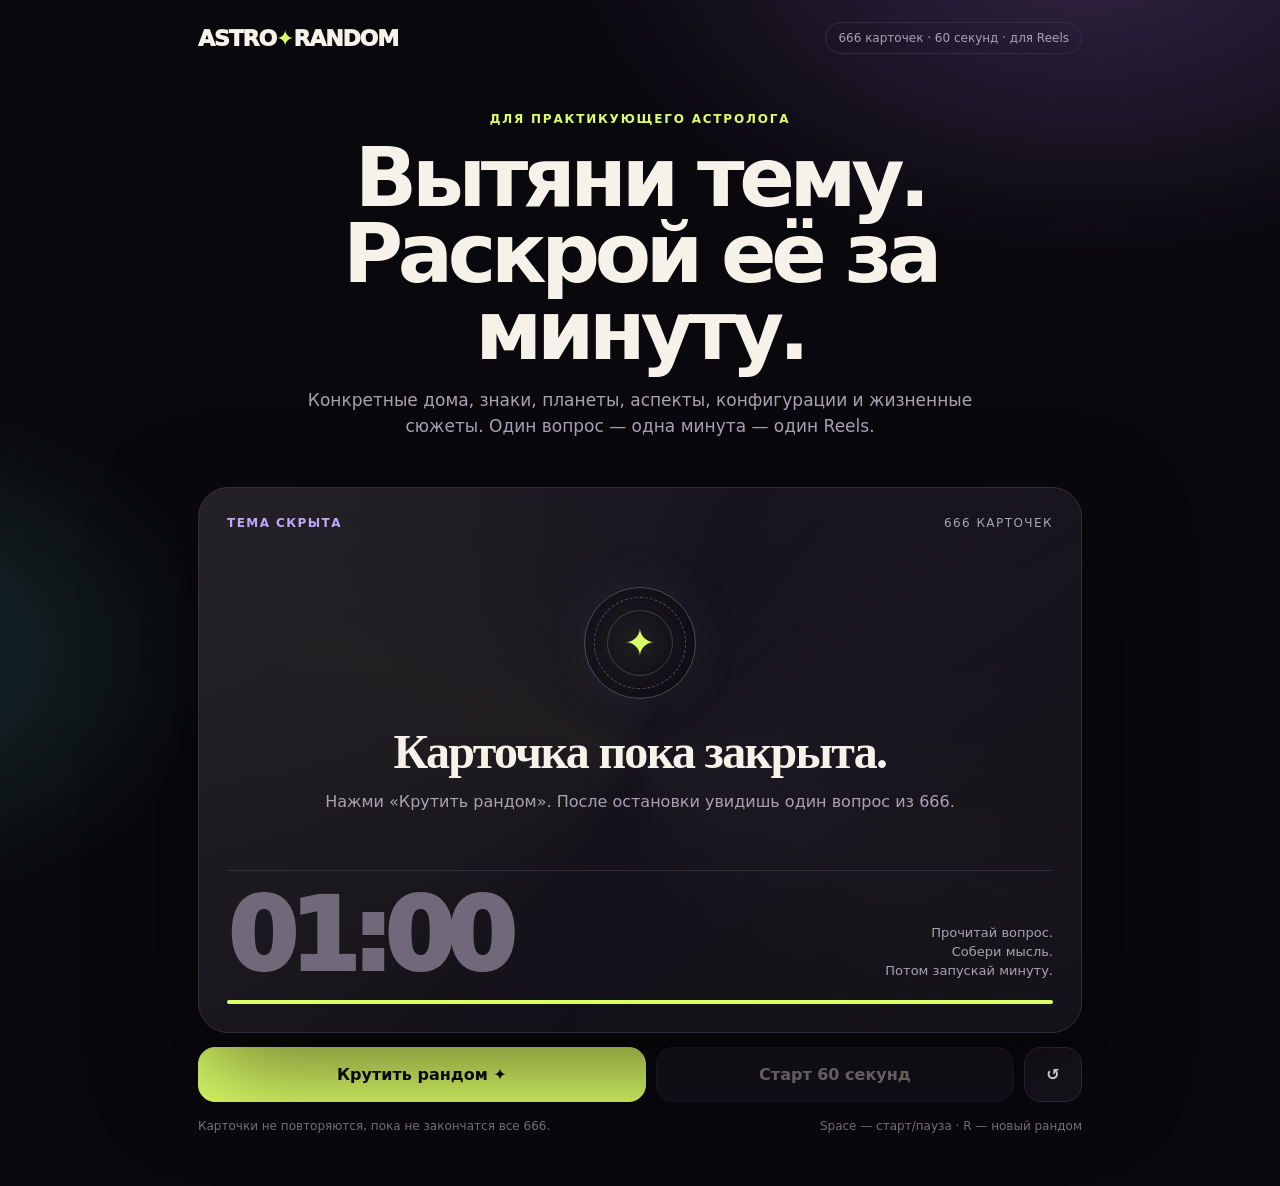
<file: index.html>
<!doctype html>
<html lang="ru">
<head>
<meta charset="utf-8"><meta name="viewport" content="width=device-width,initial-scale=1,viewport-fit=cover">
<meta name="theme-color" content="#09080d">
<title>Astro Random — 666 тем для Reels</title>
<meta name="description" content="666 конкретных астрологических тем для Reels: дома, знаки, планеты, аспекты, конфигурации и жизненные сюжеты.">
<style>
:root{--bg:#09080d;--panel:#15121b;--text:#f6f1e9;--muted:#aaa2b3;--line:#332c3d;--acid:#ddff66;--hot:#ff756d;--violet:#bea8ff}
*{box-sizing:border-box}html{background:var(--bg)}body{margin:0;min-height:100vh;color:var(--text);background:radial-gradient(850px 520px at 85% -5%,#332546 0%,transparent 62%),radial-gradient(700px 480px at -12% 55%,#173030 0%,transparent 55%),var(--bg);font-family:Inter,ui-sans-serif,system-ui,-apple-system,BlinkMacSystemFont,"Segoe UI",sans-serif}
button{font:inherit}.wrap{max-width:920px;margin:0 auto;padding:22px 18px 50px}header{display:flex;align-items:center;justify-content:space-between;gap:16px}
.brand{font-weight:950;letter-spacing:-.05em;font-size:22px}.brand b{color:var(--acid)}.badge{border:1px solid var(--line);border-radius:999px;color:var(--muted);font-size:12px;padding:8px 12px}
.hero{text-align:center;padding:58px 0 26px}.kicker{color:var(--acid);font-size:12px;letter-spacing:.15em;text-transform:uppercase;font-weight:900}
h1{font-size:clamp(42px,8vw,82px);line-height:.93;letter-spacing:-.065em;margin:14px auto 18px;max-width:820px}.lead{font-size:17px;line-height:1.55;color:var(--muted);max-width:700px;margin:0 auto}
.game{margin-top:22px}.stage{position:relative;min-height:500px;border:1px solid var(--line);border-radius:30px;padding:28px;overflow:hidden;background:linear-gradient(145deg,rgba(29,25,37,.98),rgba(13,12,17,.99));box-shadow:0 38px 100px #0008}
.stage:before{content:"";position:absolute;inset:-35%;background:conic-gradient(from 20deg,transparent,#ffffff08,transparent,#dfff660b,transparent);animation:ambient 14s linear infinite;pointer-events:none}@keyframes ambient{to{transform:rotate(360deg)}}
.topline{position:relative;z-index:2;display:flex;justify-content:space-between;gap:16px;color:var(--muted);font-size:12px;text-transform:uppercase;letter-spacing:.12em}.topline strong{color:var(--violet)}
.center{position:relative;z-index:2;min-height:340px;display:flex;flex-direction:column;align-items:center;justify-content:center;text-align:center}
.orb{width:112px;height:112px;border-radius:50%;border:1px solid #51465e;display:grid;place-items:center;margin-bottom:28px;position:relative;box-shadow:inset 0 0 35px #0007,0 0 60px #bea8ff12}
.orb:before,.orb:after{content:"";position:absolute;border-radius:50%;border:1px dashed #554861}.orb:before{inset:9px}.orb:after{inset:22px;border-style:solid;border-color:#dfff6633}.orb .glyph{font-size:38px;color:var(--acid);filter:drop-shadow(0 0 14px #dfff6644)}
.orb.spinning{animation:spin .48s linear infinite}.orb.spinning:before{animation:spinReverse .8s linear infinite}@keyframes spin{to{transform:rotate(360deg)}}@keyframes spinReverse{to{transform:rotate(-360deg)}}
.hidden-copy{max-width:650px}.hidden-copy h2{font-family:Georgia,"Times New Roman",serif;font-size:clamp(30px,5vw,48px);line-height:1.06;margin:0 0 12px;letter-spacing:-.035em}.hidden-copy p{margin:0;color:var(--muted);line-height:1.5}
.topic{font-family:Georgia,"Times New Roman",serif;font-size:clamp(27px,4.8vw,45px);line-height:1.1;letter-spacing:-.035em;max-width:810px;margin:0}.topic.scramble{color:#d6cedd;filter:blur(1.5px);opacity:.72}
.timerbox{position:relative;z-index:2;border-top:1px solid var(--line);padding-top:23px;display:flex;align-items:flex-end;justify-content:space-between;gap:18px}
.timer{font-variant-numeric:tabular-nums;font-size:clamp(58px,10vw,100px);font-weight:950;letter-spacing:-.075em;line-height:.86;color:#716979;transition:.18s}.timer.ready{color:var(--text)}.timer.danger{color:var(--hot)}.timerhint{text-align:right;color:var(--muted);font-size:13px;line-height:1.45}
.progress{position:relative;z-index:2;height:4px;background:#26212d;border-radius:99px;overflow:hidden;margin-top:20px}.bar{height:100%;width:100%;background:var(--acid);transform-origin:left;transition:width .25s linear}
.actions{display:grid;grid-template-columns:1.25fr 1fr auto;gap:10px;margin-top:14px}.btn{border-radius:17px;padding:17px 18px;font-weight:900;cursor:pointer;border:1px solid var(--line);transition:.18s}.btn:disabled{opacity:.38;cursor:not-allowed}
.spinbtn{background:var(--acid);color:#0c0b0e;border-color:var(--acid)}.startbtn{background:#211b29;color:var(--text)}.startbtn.running{background:var(--hot);color:#120909;border-color:var(--hot)}.resetbtn{background:#17141c;color:var(--text);width:58px}
.under{display:flex;justify-content:space-between;gap:14px;margin-top:16px;color:#7c7482;font-size:12px;line-height:1.45}.toast{position:fixed;left:50%;bottom:24px;transform:translate(-50%,20px);opacity:0;pointer-events:none;background:#f4efe7;color:#111;padding:10px 14px;border-radius:12px;font-size:13px;font-weight:900;transition:.2s;z-index:20}.toast.show{opacity:1;transform:translate(-50%,0)}
@media(max-width:660px){.wrap{padding:17px 14px 38px}.hero{padding-top:42px}.badge{display:none}.stage{min-height:520px;border-radius:24px;padding:22px 18px}.center{min-height:360px}.orb{width:96px;height:96px}.timerhint{display:none}.actions{grid-template-columns:1fr 1fr}.spinbtn{grid-column:1/-1}.resetbtn{width:auto}.under{display:none}}
</style>
</head>
<body>
<main class="wrap">
<header><div class="brand">ASTRO<b>✦</b>RANDOM</div><div class="badge">666 карточек · 60 секунд · для Reels</div></header>
<section class="hero"><div class="kicker">Для практикующего астролога</div><h1>Вытяни тему.<br>Раскрой её за минуту.</h1><p class="lead">Конкретные дома, знаки, планеты, аспекты, конфигурации и жизненные сюжеты. Один вопрос — одна минута — один Reels.</p></section>
<section class="game"><div class="stage">
<div class="topline"><strong id="status">тема скрыта</strong><span id="count">666 карточек</span></div>
<div class="center"><div class="orb" id="orb"><div class="glyph">✦</div></div><div class="hidden-copy" id="hidden"><h2>Карточка пока закрыта.</h2><p>Нажми «Крутить рандом». После остановки увидишь один вопрос из 666.</p></div><div id="revealed" hidden><div class="topic" id="topic"></div></div></div>
<div class="timerbox"><div class="timer" id="timer">01:00</div><div class="timerhint">Прочитай вопрос.<br>Собери мысль.<br>Потом запускай минуту.</div></div><div class="progress"><div class="bar" id="bar"></div></div>
</div>
<div class="actions"><button class="btn spinbtn" id="spin">Крутить рандом ✦</button><button class="btn startbtn" id="start" disabled>Старт 60 секунд</button><button class="btn resetbtn" id="reset">↺</button></div>
<div class="under"><span>Карточки не повторяются, пока не закончатся все 666.</span><span>Space — старт/пауза · R — новый рандом</span></div>
</section></main><div class="toast" id="toast">Минута закончилась ✦</div>
<script>
const signs=["Овне","Тельце","Близнецах","Раке","Льве","Деве","Весах","Скорпионе","Стрельце","Козероге","Водолее","Рыбах"];
const houseThemes=["самопрезентации и способа входить в жизнь","денег и личных ресурсов","общения и обучения","семьи и чувства дома","романов, творчества и детей","работы, режима и обязанностей","партнёрства и брака","интимности и общих ресурсов","мировоззрения и дальних поездок","карьеры и статуса","друзей, аудитории и целей","уединения и скрытых процессов"];
const houseFrames=[
(h,s,t)=>h+" дом в "+s+": как это может проявляться в теме "+t+", и что обязательно проверить у управителя дома?",
(h,s,t)=>"Если "+h+" дом в "+s+", какие два совершенно разных сценария могут проявиться в сфере "+t+"?",
(h,s,t)=>h+" дом в "+s+": какой популярный вывод здесь был бы слишком примитивным и как прочитать это тоньше?",
(h,s,t)=>"Как объяснить клиенту "+h+" дом в "+s+" на живом примере из темы "+t+", не превращая знак на куспиде в приговор?"
];
const planets=["Солнце","Луна","Меркурий","Венера","Марс","Юпитер","Сатурн","Уран","Нептун","Плутон"];
const planetFrames=[
(p,s)=>p+" в "+s+": как это может проявляться в реальной жизни, если не ограничиваться стандартным описанием знака?",
(p,s)=>p+" в "+s+": в чём ресурс такого положения, а где человек чаще перегибает функцию этой планеты?",
(p,s)=>p+" в "+s+": какой неожиданный сценарий отношений, денег или работы может вырасти из такого положения?",
(p,s)=>p+" в "+s+": что сильнее изменит трактовку — дом, аспекты или состояние управителя, и какой пример ты бы привела?"
];
const pairs=[["Солнце","Луна"],["Солнце","Сатурн"],["Солнце","Плутон"],["Солнце","Уран"],["Солнце","Нептун"],["Луна","Сатурн"],["Луна","Плутон"],["Луна","Уран"],["Луна","Нептун"],["Луна","Юпитер"],["Меркурий","Сатурн"],["Меркурий","Уран"],["Меркурий","Нептун"],["Меркурий","Плутон"],["Венера","Марс"],["Венера","Сатурн"],["Венера","Уран"],["Венера","Нептун"],["Венера","Плутон"],["Венера","Юпитер"]];
const aspects=[
(a,b)=>a+" в соединении с "+b+": где здесь усиление, а где две функции начинают мешать друг другу?",
(a,b)=>a+" в квадрате к "+b+": как это может проявляться конструктивно, а как — в повторяющемся жизненном конфликте?",
(a,b)=>a+" в оппозиции к "+b+": между какими двумя потребностями человека чаще всего возникает качеля?",
(a,b)=>a+" в трине к "+b+": почему гармоничный аспект может быть и талантом, и слишком удобной привычкой?"
];
const configs=[
"Тау-квадрат: почему он не обязательно плохой и какая точка может стать выходом из напряжения?",
"Большой тригон: когда он даёт талант, а когда человеку слишком легко оставаться в привычном?",
"Большой крест: как отличить постоянный кризис от огромной способности держать нагрузку?",
"Йод: почему его часто мистифицируют и как говорить о нём без слова «судьбоносный»?",
"Стеллиум в одном доме: когда он реально доминирует в жизни, а когда его переоценивают?",
"Планета в экзальтации: почему это не означает, что её функция всегда работает легко?",
"Планета в падении: какой ресурс может появиться именно из необходимости учиться этой функции?",
"Планета в изгнании: почему слабость по достоинству не равна жизненной неуспешности?",
"Планета в обители: как сильная функция может стать чрезмерной?",
"Взаимная рецепция: в каких случаях две слабые по отдельности планеты реально поддерживают друг друга?",
"Планета в шахте: почему её не стоит автоматически считать выключенной?",
"Планета без мажорных аспектов: будет она незаметной или, наоборот, слишком автономной?",
"Сожжённая планета: чем реальная проблема функции отличается от страшилки «Солнце всё сожгло»?",
"Казими: почему точность к Солнцу принципиальна и как это меняет проявление планеты?",
"Ретроградная Венера в натале: что она может дать в ценностях и отношениях, кроме клише про бывших?",
"Ретроградный Марс: как может выглядеть непрямое действие и способ проживать злость?",
"Ретроградный Меркурий в натале: почему это не означает плохое мышление?",
"Управитель Асцендента в восьмом доме: какие темы могут стать центральными и почему это не только кризисы?",
"Управитель Асцендента в двенадцатом доме: как это может проявляться без фатальных историй про изоляцию?",
"Управитель второго дома в десятом: как могут связываться деньги и публичная карьера?",
"Управитель второго дома в восьмом: когда доходы реально зависят от общих ресурсов или партнёров?",
"Управитель пятого дома в седьмом: как могут переплетаться романтика, дети, творчество и партнёрство?",
"Управитель седьмого дома в десятом: почему отношения иногда напрямую влияют на статус и карьеру?",
"Управитель восьмого дома во втором: как переплетаются личные деньги, долги, наследство и общий бюджет?",
"Луна в квадрате к Сатурну: обязательно ли это сложные отношения с матерью и какие ещё сценарии возможны?",
"Венера в квадрате к Плутону: где заканчивается сильная страсть и начинается борьба за контроль?",
"Венера в трине к Юпитеру: почему лёгкость в симпатиях не всегда означает удачу в любви?",
"Марс в оппозиции к Урану: чем потребность в свободе отличается от привычки разрушать всё на пике напряжения?",
"Меркурий в квадрате к Нептуну: как отличить богатое воображение от проблем с ясностью договорённостей?",
"Солнце в квадрате к Сатурну: как из раннего ощущения ограничений может вырасти огромная собранность?",
"Луна в трине к Юпитеру: когда эмоциональная щедрость помогает, а когда человек обещает себе слишком много?",
"Сатурн на Десценденте: обязательно ли это поздний брак или важнее тип требований к партнёрству?",
"Юпитер во втором доме: почему это может дать и лёгкость денег, и большие расходы?",
"Плутон во втором доме: что может стоять за крайностями контроля денег и самоценности?",
"Уран в седьмом доме: обязательно ли это нестабильные отношения или возможен союз с необычными правилами?",
"Нептун в седьмом доме: как отличить романтический идеал от реального партнёра?",
"Сатурн в пятом доме: означает ли это мало детей, или тема гораздо шире?",
"Юпитер в пятом доме: почему это не гарантирует много детей, но усиливает тему творчества и удовольствия?",
"Венера в восьмом доме: почему сильная интимность может одновременно тянуть и пугать?",
"Марс в десятом доме: как амбиция может стать и карьерным двигателем, и источником конфликтов?"
];
const scenarios=[
"деньги даются человеку заметно легче, чем большинству",
"доход идёт волнами: то очень много, то почти ничего",
"деньги часто приходят через партнёрство или общий бюджет",
"человек умеет копить, но ему трудно тратить на себя",
"человек легко тратит и почти не удерживает деньги",
"карьерный успех приходит заметно позже сверстников",
"человек несколько раз полностью меняет профессию",
"человеку легче строить своё дело, чем работать в жёсткой системе",
"человек становится очень заметным или публичным в своей сфере",
"работа занимает почти всё место в жизни",
"человек постоянно переезжает и с трудом укореняется",
"человек большую часть взрослой жизни проводит за границей",
"у человека сложные отношения с матерью",
"у человека сложные отношения с отцом или авторитетными фигурами",
"человек ощущает себя взрослым с очень раннего возраста",
"человек избегает серьёзных отношений, хотя хочет близости",
"человек постоянно выбирает эмоционально недоступных партнёров",
"у человека много ярких романов и быстро меняющихся увлечений",
"человек очень ревнив и тяжело переживает потерю контроля в любви",
"человеку постоянно нужна новизна в отношениях и сложно выдерживать рутину",
"человек производит очень сильное чувственное впечатление на других",
"человек очень осторожно относится к физической близости",
"отношения начинаются очень быстро и так же быстро могут закончиться",
"отношения держатся годами, хотя в них много тяжести и ограничений",
"партнёры становятся главным источником больших перемен",
"человек мечтает о детях и тема родительства занимает большое место",
"тема детей в жизни человека ограничена, поздняя или не становится центральной",
"тема детей и воспитания очень выражена и занимает много пространства",
"родительство приходит значительно позже, чем человек ожидал"
];
const reverseFrames=[
x=>"Обратная задача: "+x+". Какие показатели в карте ты бы проверила первыми и почему одного аспекта недостаточно?",
x=>"Если "+x+", какие 3–4 разные комбинации домов, управителей и аспектов могли бы дать похожий результат?",
x=>"Какие показатели астрологи часто связывают с сюжетом «"+x+"», и какие из них ты считаешь переоценёнными?",
x=>"Сюжет: "+x+". Что в карте могло бы подтвердить эту гипотезу, а что заставило бы тебя отказаться от неё?"
];
const topics=[];
for(let h=1;h<=12;h++){signs.forEach((s,i)=>topics.push({text:houseFrames[(h+i)%4](h,s,houseThemes[h-1])}));}
planets.forEach((p,pi)=>signs.forEach((s,i)=>topics.push({text:planetFrames[(pi+i)%4](p,s)})));
pairs.forEach(pair=>aspects.forEach(make=>topics.push({text:make(pair[0],pair[1])})));
configs.forEach(text=>topics.push({text}));
scenarios.forEach(x=>reverseFrames.forEach(make=>topics.push({text:make(x)})));
const triggerQuestions=["Reels-вопрос: если человек снова и снова влюбляется в эмоционально недоступных людей, какие 3–4 показателя в карте могли бы поддерживать такой сценарий и что обязательно нужно проверить прежде, чем делать вывод?","Что в натальной карте может стоять за сюжетом «человек снова и снова влюбляется в эмоционально недоступных людей»? Назови несколько возможных сочетаний и объясни, почему одного «магического аспекта» здесь недостаточно.","Reels-вопрос: если отношения начинаются молниеносно и быстро выгорают, какие 3–4 показателя в карте могли бы поддерживать такой сценарий и что обязательно нужно проверить прежде, чем делать вывод?","Что в натальной карте может стоять за сюжетом «отношения начинаются молниеносно и быстро выгорают»? Назови несколько возможных сочетаний и объясни, почему одного «магического аспекта» здесь недостаточно.","Reels-вопрос: если человек очень ревнив и боится потерять контроль в любви, какие 3–4 показателя в карте могли бы поддерживать такой сценарий и что обязательно нужно проверить прежде, чем делать вывод?","Что в натальной карте может стоять за сюжетом «человек очень ревнив и боится потерять контроль в любви»? Назови несколько возможных сочетаний и объясни, почему одного «магического аспекта» здесь недостаточно.","Reels-вопрос: если человеку тесно в традиционных отношениях и постоянно нужна свобода, какие 3–4 показателя в карте могли бы поддерживать такой сценарий и что обязательно нужно проверить прежде, чем делать вывод?","Что в натальной карте может стоять за сюжетом «человеку тесно в традиционных отношениях и постоянно нужна свобода»? Назови несколько возможных сочетаний и объясни, почему одного «магического аспекта» здесь недостаточно.","Reels-вопрос: если человек выбирает партнёров заметно старше или статуснее себя, какие 3–4 показателя в карте могли бы поддерживать такой сценарий и что обязательно нужно проверить прежде, чем делать вывод?","Что в натальной карте может стоять за сюжетом «человек выбирает партнёров заметно старше или статуснее себя»? Назови несколько возможных сочетаний и объясни, почему одного «магического аспекта» здесь недостаточно.","Reels-вопрос: если серьёзные отношения приходят значительно позже, чем у большинства, какие 3–4 показателя в карте могли бы поддерживать такой сценарий и что обязательно нужно проверить прежде, чем делать вывод?","Что в натальной карте может стоять за сюжетом «серьёзные отношения приходят значительно позже, чем у большинства»? Назови несколько возможных сочетаний и объясни, почему одного «магического аспекта» здесь недостаточно.","Reels-вопрос: если человек каждый раз выбирает примерно один и тот же тип партнёра, какие 3–4 показателя в карте могли бы поддерживать такой сценарий и что обязательно нужно проверить прежде, чем делать вывод?","Что в натальной карте может стоять за сюжетом «человек каждый раз выбирает примерно один и тот же тип партнёра»? Назови несколько возможных сочетаний и объясни, почему одного «магического аспекта» здесь недостаточно.","Reels-вопрос: если человека тянет в тайные или неоднозначные романтические истории, какие 3–4 показателя в карте могли бы поддерживать такой сценарий и что обязательно нужно проверить прежде, чем делать вывод?","Что в натальной карте может стоять за сюжетом «человека тянет в тайные или неоднозначные романтические истории»? Назови несколько возможных сочетаний и объясни, почему одного «магического аспекта» здесь недостаточно.","Reels-вопрос: если человеку очень трудно быть одному и он быстро входит в новые отношения, какие 3–4 показателя в карте могли бы поддерживать такой сценарий и что обязательно нужно проверить прежде, чем делать вывод?","Что в натальной карте может стоять за сюжетом «человеку очень трудно быть одному и он быстро входит в новые отношения»? Назови несколько возможных сочетаний и объясни, почему одного «магического аспекта» здесь недостаточно.","Reels-вопрос: если человек обрывает отношения именно тогда, когда близость становится глубокой, какие 3–4 показателя в карте могли бы поддерживать такой сценарий и что обязательно нужно проверить прежде, чем делать вывод?","Что в натальной карте может стоять за сюжетом «человек обрывает отношения именно тогда, когда близость становится глубокой»? Назови несколько возможных сочетаний и объясни, почему одного «магического аспекта» здесь недостаточно.","Reels-вопрос: если любовь становится главным источником жизненных кризисов и перемен, какие 3–4 показателя в карте могли бы поддерживать такой сценарий и что обязательно нужно проверить прежде, чем делать вывод?","Что в натальной карте может стоять за сюжетом «любовь становится главным источником жизненных кризисов и перемен»? Назови несколько возможных сочетаний и объясни, почему одного «магического аспекта» здесь недостаточно.","Reels-вопрос: если человек идеализирует партнёра и долго не замечает несовместимость, какие 3–4 показателя в карте могли бы поддерживать такой сценарий и что обязательно нужно проверить прежде, чем делать вывод?","Что в натальной карте может стоять за сюжетом «человек идеализирует партнёра и долго не замечает несовместимость»? Назови несколько возможных сочетаний и объясни, почему одного «магического аспекта» здесь недостаточно.","Reels-вопрос: если человек предъявляет к партнёру очень высокие требования, какие 3–4 показателя в карте могли бы поддерживать такой сценарий и что обязательно нужно проверить прежде, чем делать вывод?","Что в натальной карте может стоять за сюжетом «человек предъявляет к партнёру очень высокие требования»? Назови несколько возможных сочетаний и объясни, почему одного «магического аспекта» здесь недостаточно.","Reels-вопрос: если отношения сильно влияют на карьеру, статус или публичный образ, какие 3–4 показателя в карте могли бы поддерживать такой сценарий и что обязательно нужно проверить прежде, чем делать вывод?","Что в натальной карте может стоять за сюжетом «отношения сильно влияют на карьеру, статус или публичный образ»? Назови несколько возможных сочетаний и объясни, почему одного «магического аспекта» здесь недостаточно.","Reels-вопрос: если человека особенно тянет к влиятельным или обеспеченным партнёрам, какие 3–4 показателя в карте могли бы поддерживать такой сценарий и что обязательно нужно проверить прежде, чем делать вывод?","Что в натальной карте может стоять за сюжетом «человека особенно тянет к влиятельным или обеспеченным партнёрам»? Назови несколько возможных сочетаний и объясни, почему одного «магического аспекта» здесь недостаточно.","Reels-вопрос: если в отношениях постоянно повторяется сюжет «то вместе, то врозь», какие 3–4 показателя в карте могли бы поддерживать такой сценарий и что обязательно нужно проверить прежде, чем делать вывод?","Что в натальной карте может стоять за сюжетом «в отношениях постоянно повторяется сюжет «то вместе, то врозь»»? Назови несколько возможных сочетаний и объясни, почему одного «магического аспекта» здесь недостаточно.","Reels-вопрос: если человеку деньги даются заметно легче, чем окружающим, какие 3–4 показателя в карте могли бы поддерживать такой сценарий и что обязательно нужно проверить прежде, чем делать вывод?","Что в натальной карте может стоять за сюжетом «человеку деньги даются заметно легче, чем окружающим»? Назови несколько возможных сочетаний и объясни, почему одного «магического аспекта» здесь недостаточно.","Reels-вопрос: если доходы идут большими волнами: то много, то почти ничего, какие 3–4 показателя в карте могли бы поддерживать такой сценарий и что обязательно нужно проверить прежде, чем делать вывод?","Что в натальной карте может стоять за сюжетом «доходы идут большими волнами: то много, то почти ничего»? Назови несколько возможных сочетаний и объясни, почему одного «магического аспекта» здесь недостаточно.","Reels-вопрос: если финансовый рост начинается после сильного кризиса, какие 3–4 показателя в карте могли бы поддерживать такой сценарий и что обязательно нужно проверить прежде, чем делать вывод?","Что в натальной карте может стоять за сюжетом «финансовый рост начинается после сильного кризиса»? Назови несколько возможных сочетаний и объясни, почему одного «магического аспекта» здесь недостаточно.","Reels-вопрос: если человек боится бедности даже при хорошем доходе, какие 3–4 показателя в карте могли бы поддерживать такой сценарий и что обязательно нужно проверить прежде, чем делать вывод?","Что в натальной карте может стоять за сюжетом «человек боится бедности даже при хорошем доходе»? Назови несколько возможных сочетаний и объясни, почему одного «магического аспекта» здесь недостаточно.","Reels-вопрос: если деньги часто приходят через партнёров, инвесторов или общий бюджет, какие 3–4 показателя в карте могли бы поддерживать такой сценарий и что обязательно нужно проверить прежде, чем делать вывод?","Что в натальной карте может стоять за сюжетом «деньги часто приходят через партнёров, инвесторов или общий бюджет»? Назови несколько возможных сочетаний и объясни, почему одного «магического аспекта» здесь недостаточно.","Reels-вопрос: если человек хорошо зарабатывает через связи, аудиторию или личный бренд, какие 3–4 показателя в карте могли бы поддерживать такой сценарий и что обязательно нужно проверить прежде, чем делать вывод?","Что в натальной карте может стоять за сюжетом «человек хорошо зарабатывает через связи, аудиторию или личный бренд»? Назови несколько возможных сочетаний и объясни, почему одного «магического аспекта» здесь недостаточно.","Reels-вопрос: если у человека несколько совершенно разных источников дохода, какие 3–4 показателя в карте могли бы поддерживать такой сценарий и что обязательно нужно проверить прежде, чем делать вывод?","Что в натальной карте может стоять за сюжетом «у человека несколько совершенно разных источников дохода»? Назови несколько возможных сочетаний и объясни, почему одного «магического аспекта» здесь недостаточно.","Reels-вопрос: если деньги приходят через иностранные проекты или работу за границей, какие 3–4 показателя в карте могли бы поддерживать такой сценарий и что обязательно нужно проверить прежде, чем делать вывод?","Что в натальной карте может стоять за сюжетом «деньги приходят через иностранные проекты или работу за границей»? Назови несколько возможных сочетаний и объясни, почему одного «магического аспекта» здесь недостаточно.","Reels-вопрос: если человек много зарабатывает, но так же легко всё тратит, какие 3–4 показателя в карте могли бы поддерживать такой сценарий и что обязательно нужно проверить прежде, чем делать вывод?","Что в натальной карте может стоять за сюжетом «человек много зарабатывает, но так же легко всё тратит»? Назови несколько возможных сочетаний и объясни, почему одного «магического аспекта» здесь недостаточно.","Reels-вопрос: если человек очень контролирует деньги и почти не позволяет себе удовольствий, какие 3–4 показателя в карте могли бы поддерживать такой сценарий и что обязательно нужно проверить прежде, чем делать вывод?","Что в натальной карте может стоять за сюжетом «человек очень контролирует деньги и почти не позволяет себе удовольствий»? Назови несколько возможных сочетаний и объясни, почему одного «магического аспекта» здесь недостаточно.","Reels-вопрос: если настоящий профессиональный успех приходит после 35–40 лет, какие 3–4 показателя в карте могли бы поддерживать такой сценарий и что обязательно нужно проверить прежде, чем делать вывод?","Что в натальной карте может стоять за сюжетом «настоящий профессиональный успех приходит после 35–40 лет»? Назови несколько возможных сочетаний и объясни, почему одного «магического аспекта» здесь недостаточно.","Reels-вопрос: если человек несколько раз полностью меняет профессию, какие 3–4 показателя в карте могли бы поддерживать такой сценарий и что обязательно нужно проверить прежде, чем делать вывод?","Что в натальной карте может стоять за сюжетом «человек несколько раз полностью меняет профессию»? Назови несколько возможных сочетаний и объясни, почему одного «магического аспекта» здесь недостаточно.","Reels-вопрос: если человек становится заметным или известным неожиданно для себя, какие 3–4 показателя в карте могли бы поддерживать такой сценарий и что обязательно нужно проверить прежде, чем делать вывод?","Что в натальной карте может стоять за сюжетом «человек становится заметным или известным неожиданно для себя»? Назови несколько возможных сочетаний и объясни, почему одного «магического аспекта» здесь недостаточно.","Reels-вопрос: если человеку трудно работать под начальством и легче строить своё, какие 3–4 показателя в карте могли бы поддерживать такой сценарий и что обязательно нужно проверить прежде, чем делать вывод?","Что в натальной карте может стоять за сюжетом «человеку трудно работать под начальством и легче строить своё»? Назови несколько возможных сочетаний и объясни, почему одного «магического аспекта» здесь недостаточно.","Reels-вопрос: если карьера строится через интернет, сообщества и сильную аудиторию, какие 3–4 показателя в карте могли бы поддерживать такой сценарий и что обязательно нужно проверить прежде, чем делать вывод?","Что в натальной карте может стоять за сюжетом «карьера строится через интернет, сообщества и сильную аудиторию»? Назови несколько возможных сочетаний и объясни, почему одного «магического аспекта» здесь недостаточно.","Reels-вопрос: если человек производит очень сильное чувственное впечатление на окружающих, какие 3–4 показателя в карте могли бы поддерживать такой сценарий и что обязательно нужно проверить прежде, чем делать вывод?","Что в натальной карте может стоять за сюжетом «человек производит очень сильное чувственное впечатление на окружающих»? Назови несколько возможных сочетаний и объясни, почему одного «магического аспекта» здесь недостаточно.","Reels-вопрос: если человеку постоянно нужна новизна в близости и отношениях, какие 3–4 показателя в карте могли бы поддерживать такой сценарий и что обязательно нужно проверить прежде, чем делать вывод?","Что в натальной карте может стоять за сюжетом «человеку постоянно нужна новизна в близости и отношениях»? Назови несколько возможных сочетаний и объясни, почему одного «магического аспекта» здесь недостаточно.","Reels-вопрос: если человек очень закрыт в теме физической близости, какие 3–4 показателя в карте могли бы поддерживать такой сценарий и что обязательно нужно проверить прежде, чем делать вывод?","Что в натальной карте может стоять за сюжетом «человек очень закрыт в теме физической близости»? Назови несколько возможных сочетаний и объясни, почему одного «магического аспекта» здесь недостаточно.","Reels-вопрос: если человек путает интенсивность чувств с любовью, какие 3–4 показателя в карте могли бы поддерживать такой сценарий и что обязательно нужно проверить прежде, чем делать вывод?","Что в натальной карте может стоять за сюжетом «человек путает интенсивность чувств с любовью»? Назови несколько возможных сочетаний и объясни, почему одного «магического аспекта» здесь недостаточно.","Reels-вопрос: если человек внешне холодный, но внутри очень страстный, какие 3–4 показателя в карте могли бы поддерживать такой сценарий и что обязательно нужно проверить прежде, чем делать вывод?","Что в натальной карте может стоять за сюжетом «человек внешне холодный, но внутри очень страстный»? Назови несколько возможных сочетаний и объясни, почему одного «магического аспекта» здесь недостаточно.","Reels-вопрос: если близость превращается в поле борьбы за власть и контроль, какие 3–4 показателя в карте могли бы поддерживать такой сценарий и что обязательно нужно проверить прежде, чем делать вывод?","Что в натальной карте может стоять за сюжетом «близость превращается в поле борьбы за власть и контроль»? Назови несколько возможных сочетаний и объясни, почему одного «магического аспекта» здесь недостаточно.","Reels-вопрос: если у человека очень сложные отношения с матерью, какие 3–4 показателя в карте могли бы поддерживать такой сценарий и что обязательно нужно проверить прежде, чем делать вывод?","Что в натальной карте может стоять за сюжетом «у человека очень сложные отношения с матерью»? Назови несколько возможных сочетаний и объясни, почему одного «магического аспекта» здесь недостаточно.","Reels-вопрос: если отношения с отцом сильно влияют на карьеру и самооценку, какие 3–4 показателя в карте могли бы поддерживать такой сценарий и что обязательно нужно проверить прежде, чем делать вывод?","Что в натальной карте может стоять за сюжетом «отношения с отцом сильно влияют на карьеру и самооценку»? Назови несколько возможных сочетаний и объясни, почему одного «магического аспекта» здесь недостаточно.","Reels-вопрос: если человек ощущает себя взрослым с самого детства, какие 3–4 показателя в карте могли бы поддерживать такой сценарий и что обязательно нужно проверить прежде, чем делать вывод?","Что в натальной карте может стоять за сюжетом «человек ощущает себя взрослым с самого детства»? Назови несколько возможных сочетаний и объясни, почему одного «магического аспекта» здесь недостаточно.","Reels-вопрос: если тема детей становится одной из главных в жизни, какие 3–4 показателя в карте могли бы поддерживать такой сценарий и что обязательно нужно проверить прежде, чем делать вывод?","Что в натальной карте может стоять за сюжетом «тема детей становится одной из главных в жизни»? Назови несколько возможных сочетаний и объясни, почему одного «магического аспекта» здесь недостаточно.","Reels-вопрос: если родительство приходит значительно позже ожидаемого, какие 3–4 показателя в карте могли бы поддерживать такой сценарий и что обязательно нужно проверить прежде, чем делать вывод?","Что в натальной карте может стоять за сюжетом «родительство приходит значительно позже ожидаемого»? Назови несколько возможных сочетаний и объясни, почему одного «магического аспекта» здесь недостаточно.","Reels-вопрос: если пятый дом выражен очень сильно, но человек не хочет детей, какие 3–4 показателя в карте могли бы поддерживать такой сценарий и что обязательно нужно проверить прежде, чем делать вывод?","Что в натальной карте может стоять за сюжетом «пятый дом выражен очень сильно, но человек не хочет детей»? Назови несколько возможных сочетаний и объясни, почему одного «магического аспекта» здесь недостаточно.","Reels-вопрос: если семья часто переезжает или человеку трудно почувствовать «свой дом», какие 3–4 показателя в карте могли бы поддерживать такой сценарий и что обязательно нужно проверить прежде, чем делать вывод?","Что в натальной карте может стоять за сюжетом «семья часто переезжает или человеку трудно почувствовать «свой дом»»? Назови несколько возможных сочетаний и объясни, почему одного «магического аспекта» здесь недостаточно.","Reels-вопрос: если человек сознательно строит семью совсем не по модели родителей, какие 3–4 показателя в карте могли бы поддерживать такой сценарий и что обязательно нужно проверить прежде, чем делать вывод?","Что в натальной карте может стоять за сюжетом «человек сознательно строит семью совсем не по модели родителей»? Назови несколько возможных сочетаний и объясни, почему одного «магического аспекта» здесь недостаточно.","Reels-вопрос: если человек постоянно ищет признание и болезненно реагирует на отсутствие статуса, какие 3–4 показателя в карте могли бы поддерживать такой сценарий и что обязательно нужно проверить прежде, чем делать вывод?","Что в натальной карте может стоять за сюжетом «человек постоянно ищет признание и болезненно реагирует на отсутствие статуса»? Назови несколько возможных сочетаний и объясни, почему одного «магического аспекта» здесь недостаточно.","Reels-вопрос: если человек талантливо превращает личный опыт в профессию, какие 3–4 показателя в карте могли бы поддерживать такой сценарий и что обязательно нужно проверить прежде, чем делать вывод?","Что в натальной карте может стоять за сюжетом «человек талантливо превращает личный опыт в профессию»? Назови несколько возможных сочетаний и объясни, почему одного «магического аспекта» здесь недостаточно.","Reels-вопрос: если человек очень быстро собирает вокруг себя круг знакомых и сообщество, какие 3–4 показателя в карте могли бы поддерживать такой сценарий и что обязательно нужно проверить прежде, чем делать вывод?","Что в натальной карте может стоять за сюжетом «человек очень быстро собирает вокруг себя круг знакомых и сообщество»? Назови несколько возможных сочетаний и объясни, почему одного «магического аспекта» здесь недостаточно.","Reels-вопрос: если человек часто уходит от неприятных переживаний в фантазии, развлечения или избегание, какие 3–4 показателя в карте могли бы поддерживать такой сценарий и что обязательно нужно проверить прежде, чем делать вывод?","Что в натальной карте может стоять за сюжетом «человек часто уходит от неприятных переживаний в фантазии, развлечения или избегание»? Назови несколько возможных сочетаний и объясни, почему одного «магического аспекта» здесь недостаточно.","Reels-вопрос: если один яркий астрологический показатель кажется очевидным, но реальная жизнь человека ему противоречит, какие 3–4 показателя в карте могли бы поддерживать такой сценарий и что обязательно нужно проверить прежде, чем делать вывод?","Что в натальной карте может стоять за сюжетом «один яркий астрологический показатель кажется очевидным, но реальная жизнь человека ему противоречит»? Назови несколько возможных сочетаний и объясни, почему одного «магического аспекта» здесь недостаточно."];
triggerQuestions.forEach(text=>topics.push({text}));
const extraTriggerQuestions=["Можно ли по карте заподозрить склонность к изменам — и какие показатели чаще всего ошибочно называют «аспектами неверности»?","Какие сочетания могут давать человеку тягу к запретным или недоступным отношениям?","Почему человек может годами выбирать партнёров, с которыми изначально мало шансов на стабильность?","Что в карте может давать любовь к эмоциональным качелям и ощущение, что спокойные отношения — «скучные»?","Какие показатели могут усиливать страх быть брошенным даже в надёжных отношениях?","Что в карте может давать привычку проверять партнёра, ревновать и искать скрытый смысл в его действиях?","Какие сочетания могут давать человеку очень сильную потребность нравиться и получать подтверждение своей привлекательности?","Почему человек может легко привлекать внимание, но с трудом строить долгие отношения?","Какие показатели могут давать сильную харизму, хотя внешность человека совсем не «по стандартам»?","Что в карте может делать человека особенно заметным для потенциальных партнёров?","Какие сочетания могут давать тягу к людям, которых хочется «спасти» или изменить?","Почему человек может постоянно возвращаться к бывшим партнёрам?","Что в карте может давать отношения, которые начинаются как дружба и только потом становятся романтическими?","Какие показатели могут давать человеку сильную потребность в браке как в статусе?","Почему человек может быть очень романтичным, но избегать официального брака?","Какие сочетания могут давать несколько очень значимых союзов вместо одного «брака на всю жизнь»?","Что в карте может давать партнёра из другой страны, культуры или совершенно другой среды?","Какие показатели могут поддерживать сценарий, где отношения начинаются на расстоянии?","Почему человек может притягивать партнёров, которые сильно меняют его финансовую жизнь?","Что в карте может давать отношения, после которых человек полностью меняет стиль жизни?","Какие показатели могут давать человеку очень сильную денежную мотивацию с раннего возраста?","Почему один человек легко просит большие деньги за свою работу, а другой при тех же навыках постоянно занижает цену?","Что в карте может давать талант превращать хобби в источник дохода?","Какие сочетания могут давать большой заработок через красоту, эстетику, моду или творчество?","Что может давать доход через консультирование, психологию, кризисные темы или чужие ресурсы?","Какие показатели могут давать талант продавать идеи, знания или информацию?","Что в карте может поддерживать финансовую удачу через недвижимость?","Какие сочетания могут давать заработок через семью или семейный бизнес?","Почему человек может хорошо зарабатывать, но постоянно чувствовать, что денег недостаточно?","Что в карте может давать большие финансовые амбиции и желание жить заметно лучше окружения?","Какие показатели могут давать неожиданные скачки дохода после смены круга общения?","Почему у человека деньги могут приходить именно тогда, когда он становится более публичным?","Что в карте может давать способность видеть денежные возможности раньше других?","Какие сочетания могут делать человека отличным переговорщиком по деньгам?","Почему сильный восьмой дом иногда даёт не долги, а талант управлять крупными общими ресурсами?","Какие показатели могут давать человеку огромную потребность в признании и аплодисментах?","Что в карте может давать страх публичности одновременно с потенциалом стать очень заметным?","Какие сочетания могут поддерживать карьеру блогера, ведущего, эксперта или публичного спикера?","Почему человек может долго оставаться «за кадром», а потом резко выйти на первый план?","Что в карте может давать карьеру через провокационную или очень смелую подачу?","Какие показатели могут делать репутацию главным капиталом человека?","Почему человек может быть талантливым, но долго не решаться заявить о себе?","Что в карте может давать талант вести за собой людей, даже без формальной должности?","Какие сочетания могут давать очень сильное влияние через голос, текст или речь?","Почему человек может несколько раз потерять статус и каждый раз возвращаться сильнее?","Что в карте может давать успех после громкого кризиса или полной смены имиджа?","Какие показатели могут давать человеку ощущение, что он «чёрная овца» в собственной семье?","Почему человек может уехать очень далеко именно для того, чтобы впервые почувствовать себя собой?","Что в карте может давать разрыв с семейными традициями и создание совершенно нового образа жизни?","Какие сочетания могут давать человеку очень сильную связь с бабушками, дедушками или родовой историей?","Почему человек может внешне быть очень семейным, но внутри мечтать о полной свободе от семьи?","Что в карте может давать чувство, что дом — это не место, а человек или отношения?","Какие показатели могут делать переезды главным способом менять жизнь?","Почему человеку может быть трудно пустить корни даже при стабильных внешних обстоятельствах?","Какие показатели могут давать человеку ощущение, что любовь, деньги и власть у него постоянно переплетены?","Почему человек может выбирать отношения, которые одновременно дают ему и ресурсы, и сильное напряжение?","Что в карте может усиливать притяжение к рискованным решениям ради больших возможностей?","Какие сочетания могут давать человеку удивительную способность восстанавливаться после потерь?","Почему человек может быть внешне очень спокойным, но принимать самые радикальные решения внезапно?","Что в карте может давать талант чувствовать слабые места людей и систем?","Какие показатели могут делать человека особенно убедительным в кризисе?","Почему у человека может быть несколько совершенно разных версий самого себя на разных этапах жизни?","Что в карте может давать способность превращать личный кризис в новый проект, профессию или источник дохода?","Какие показатели могут поддерживать сценарий, где самые важные возможности приходят после того, как старый план полностью разрушился?","Почему человек может быть очень успешным внешне, но постоянно чувствовать, что живёт не свою жизнь?","Что в карте может давать сценарий, где личная жизнь резко меняется именно после большого карьерного успеха?"];
extraTriggerQuestions.forEach(text=>topics.push({text}));
if(topics.length!==666) throw new Error("Deck must contain 666 cards, got "+topics.length);

let used=new Set(),left=60,ticking=false,timerId=null,spinning=false;
const $=id=>document.getElementById(id);
function renderTimer(){$("timer").textContent=left===60?"01:00":"00:"+String(left).padStart(2,"0");$("timer").classList.toggle("danger",left<=10&&left<60);$("bar").style.width=(left/60*100)+"%";}
function stopTimer(){clearInterval(timerId);timerId=null;ticking=false;$("start").classList.remove("running");$("start").textContent=left===60?"Старт 60 секунд":"Продолжить";}
function resetTimer(){stopTimer();left=60;renderTimer();$("start").textContent="Старт 60 секунд";}
function chooseUnused(){let a=[];for(let i=0;i<topics.length;i++)if(!used.has(i))a.push(i);if(!a.length){used.clear();a=topics.map((_,i)=>i);}return a[Math.floor(Math.random()*a.length)];}
function spin(){if(spinning)return;spinning=true;resetTimer();$("start").disabled=true;$("spin").disabled=true;$("status").textContent="крутим рандом…";$("hidden").hidden=true;$("revealed").hidden=false;$("topic").classList.add("scramble");$("orb").classList.add("spinning");let ticks=0;const sh=setInterval(()=>{$("topic").textContent=topics[Math.floor(Math.random()*topics.length)].text;if(++ticks>=14){clearInterval(sh);const idx=chooseUnused();used.add(idx);$("topic").textContent=topics[idx].text;$("topic").classList.remove("scramble");$("status").textContent="карточка выпала";$("count").textContent="осталось без повторов: "+(topics.length-used.size);$("orb").classList.remove("spinning");$("start").disabled=false;$("spin").disabled=false;$("spin").textContent="Крутить ещё ✦";$("timer").classList.add("ready");spinning=false;}},95);}
function toggleTimer(){if($("start").disabled||spinning)return;if(ticking){stopTimer();return;}if(left<=0){left=60;renderTimer();}ticking=true;$("start").textContent="Пауза";$("start").classList.add("running");timerId=setInterval(()=>{left--;renderTimer();if(left<=0){clearInterval(timerId);timerId=null;ticking=false;$("start").classList.remove("running");$("start").textContent="Ещё дубль";const t=$("toast");t.classList.add("show");setTimeout(()=>t.classList.remove("show"),2200);if(navigator.vibrate)navigator.vibrate([120,80,120]);}},1000);}
$("spin").onclick=spin;$("start").onclick=toggleTimer;$("reset").onclick=resetTimer;document.addEventListener("keydown",e=>{if(e.code==="Space"){e.preventDefault();toggleTimer();}if(e.key.toLowerCase()==="r")spin();});renderTimer();
</script>
</body></html>
</file>
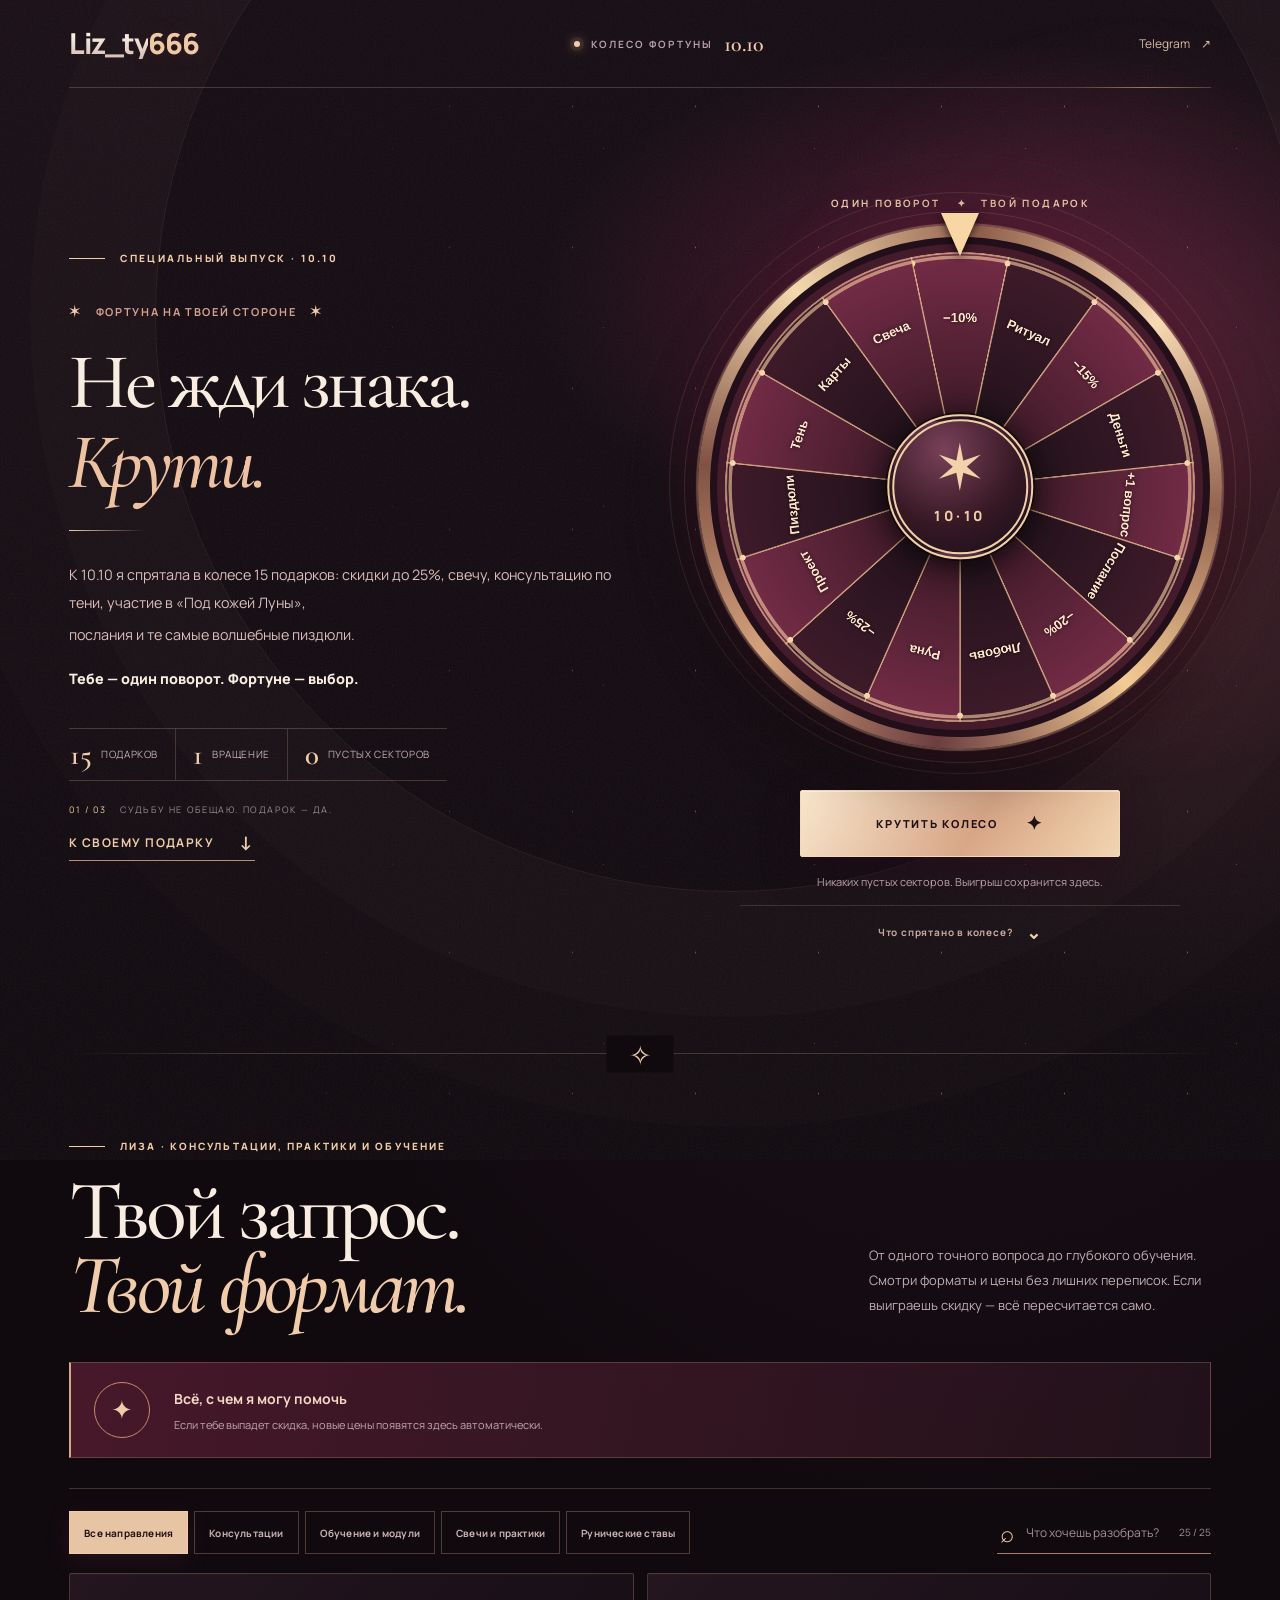
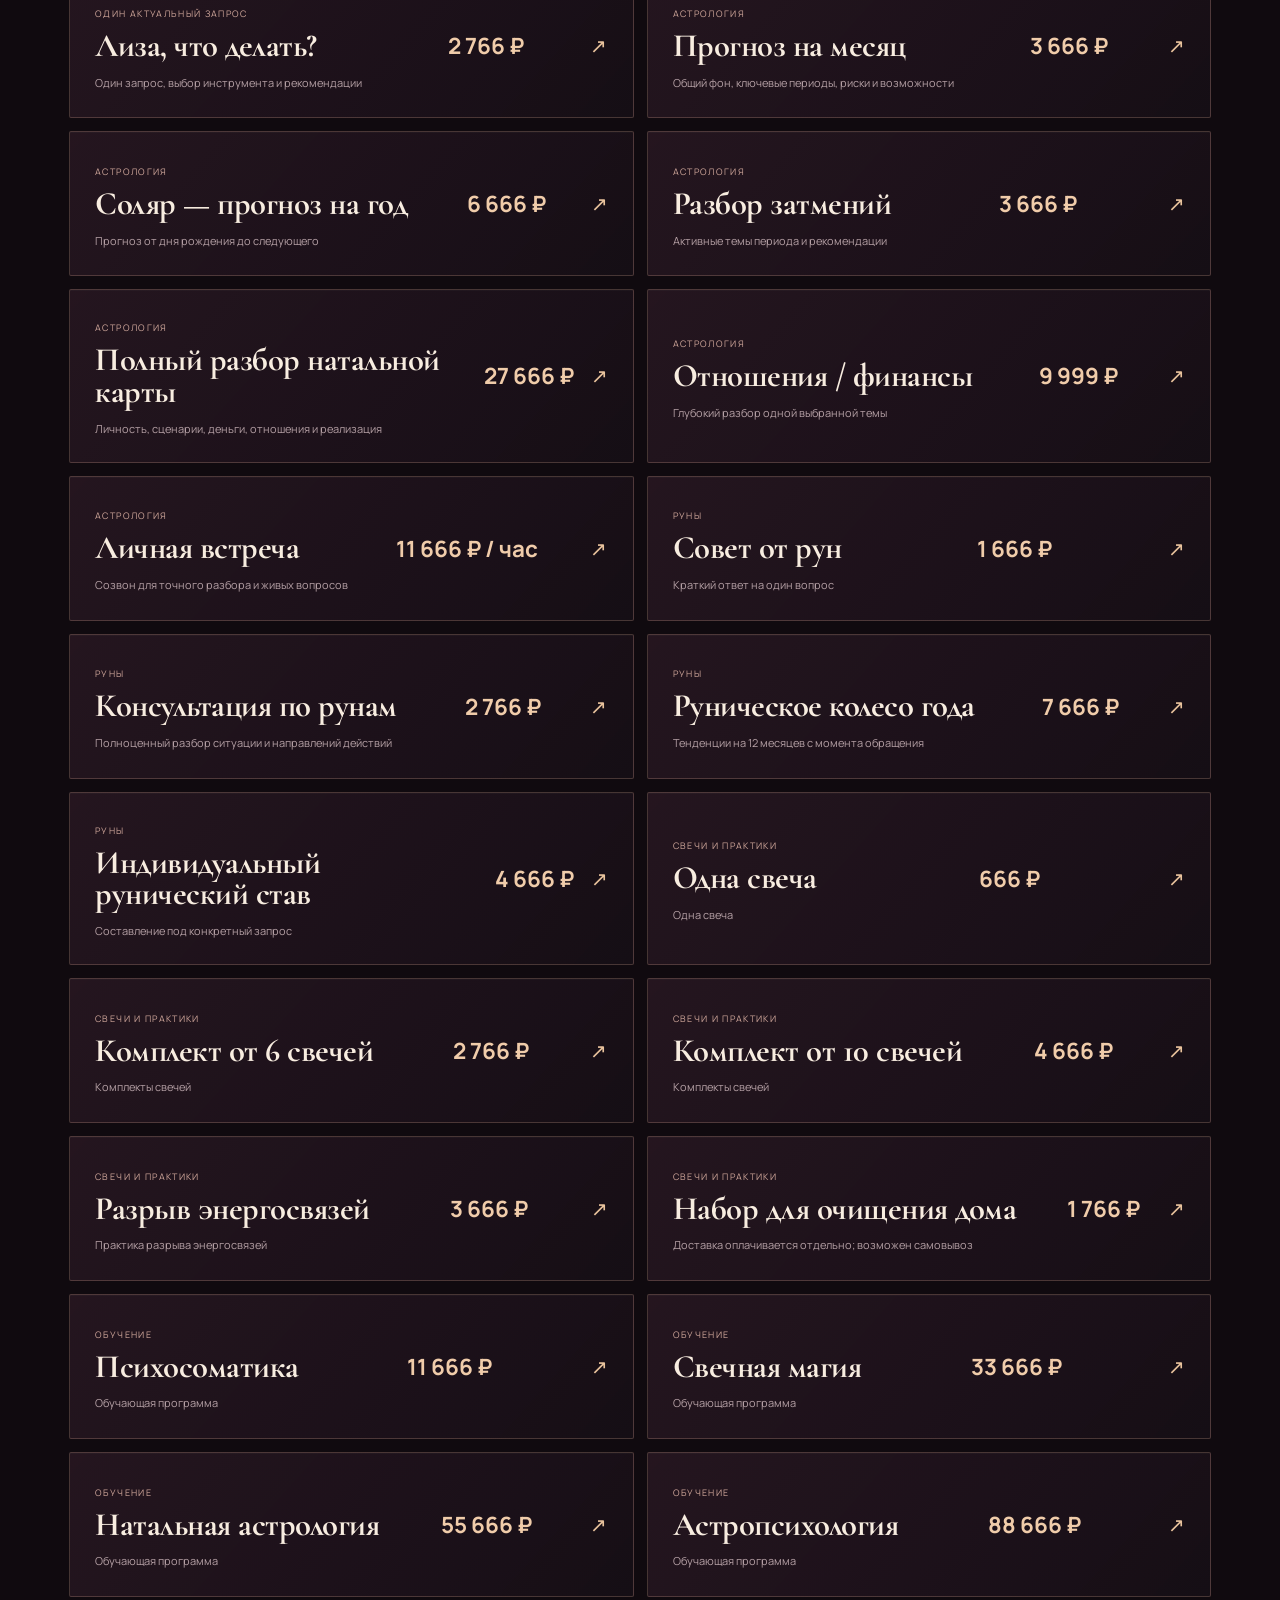
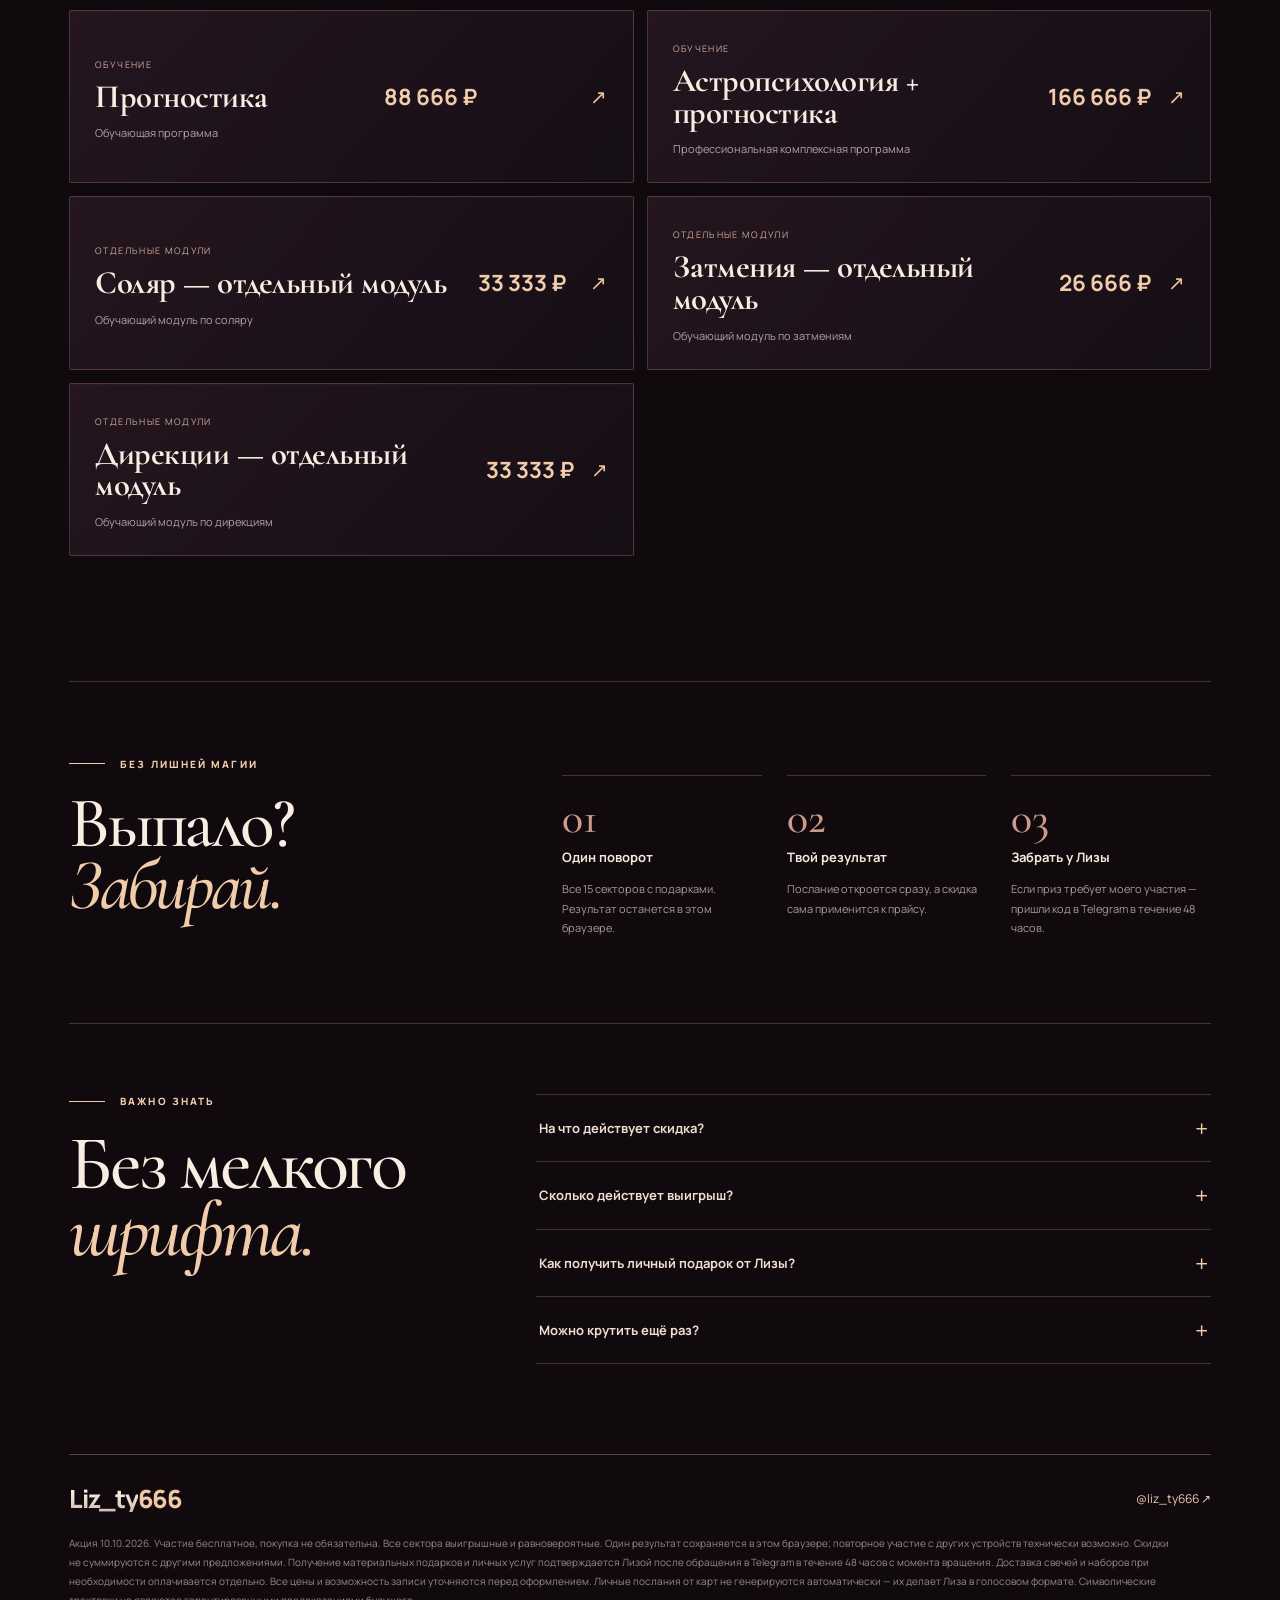
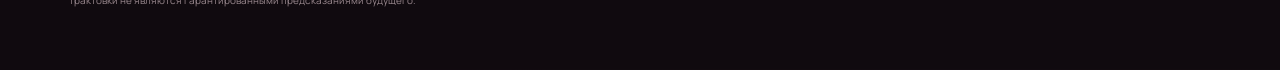
<file: fortuna-1010.html>
<!doctype html>
<html lang="ru">
<head>
<meta charset="utf-8">
<meta name="viewport" content="width=device-width, initial-scale=1, viewport-fit=cover">
<meta name="theme-color" content="#100c0f">
<title>Колесо Фортуны 10.10 — Liz_ty666</title>
<meta name="description" content="Колесо Фортуны Liz_ty666: 15 подарков, скидки до 25%, свеча, руны, послания и призы от Лизы. Один поворот — один подарок.">
<meta property="og:title" content="10.10 — Колесо Фортуны · Liz_ty666">
<meta property="og:description" content="Не жди знака. Крути! 15 подарков от Лизы — и ни одного пустого сектора.">
<meta property="og:type" content="website">
<meta property="og:url" content="https://liza-fortuna-1010.vercel.app/">
<meta name="twitter:card" content="summary">
<link rel="canonical" href="https://liza-fortuna-1010.vercel.app/">
<link rel="preconnect" href="https://fonts.googleapis.com">
<link rel="preconnect" href="https://fonts.gstatic.com" crossorigin>
<link href="https://fonts.googleapis.com/css2?family=Cormorant+Garamond:wght@400;500;600;700&family=Manrope:wght@400;500;600;700;800&display=swap" rel="stylesheet">
<link rel="stylesheet" href="fortuna-1010.css?v=8">
<script src="fortuna-catalog.js?v=5" defer></script>
<script src="fortuna-1010.js?v=8" defer></script>
</head>
<body>
<div class="backdrop" aria-hidden="true"><div class="orb"></div><div class="starfield"></div></div>
<div class="page">
<header class="topbar">
  <a class="wordmark" href="https://t.me/liz_ty666" target="_blank" rel="noopener noreferrer" aria-label="Liz_ty666 в Telegram"><span class="brand-name">Liz_ty</span><strong class="brand-numbers">666</strong></a>
  <span class="topdate"><span class="live-dot"></span> КОЛЕСО ФОРТУНЫ <strong>10.10</strong></span>
  <a class="head-contact" href="https://t.me/liz_ty666" target="_blank" rel="noopener noreferrer">Telegram <span aria-hidden="true">↗</span></a>
</header>
<main>
<section class="hero" aria-labelledby="hero-title">
 <div class="hero-copy">
  <p class="eyebrow"><span class="rule"></span> СПЕЦИАЛЬНЫЙ ВЫПУСК · 10.10</p>
  <div class="edition"><span class="edition-line" aria-hidden="true">✶</span> ФОРТУНА НА ТВОЕЙ СТОРОНЕ <span class="edition-line" aria-hidden="true">✶</span></div>
  <h1 id="hero-title"><span class="hero-line hero-line-main">Не жди знака.</span><em class="hero-line hero-line-accent">Крути.</em></h1>
  <p class="lead"><span class="lead-block">К 10.10 я спрятала в колесе 15 подарков: скидки до 25%, свечу, консультацию по тени, участие в «Под кожей Луны»,</span><span class="lead-block lead-next">послания и те самые волшебные пиздюли.</span><strong class="lead-final">Тебе — один поворот. Фортуне — выбор.</strong></p>
  <div class="hero-facts" aria-label="Правила колеса"><span><strong>15</strong> подарков</span><span><strong>1</strong> вращение</span><span><strong>0</strong> пустых секторов</span></div>
  <div class="hero-caption"><span>01 / 03</span> СУДЬБУ НЕ ОБЕЩАЮ. ПОДАРОК — ДА.</div>
  <a class="hero-cta" href="#wheel-area">К своему подарку <span>↓</span></a>
 </div>
 <div class="wheel-area" id="wheel-area">
  <div class="orbit orbit-one" aria-hidden="true"></div><div class="orbit orbit-two" aria-hidden="true"></div>
  <div class="wheel-eyebrow">ОДИН ПОВОРОТ <span>✦</span> ТВОЙ ПОДАРОК</div>
  <div class="wheel-frame">
   <div class="wheel-arrow" aria-hidden="true"></div>
   <div class="wheel-disk" id="rotor"><canvas id="wheel" width="1000" height="1000" role="img" aria-label="Колесо с пятнадцатью подарками, каждый с равным шансом"></canvas></div>
   <div class="wheel-center"><span class="center-symbol">✶</span><span>10·10</span></div>
  </div>
  <button id="spin" class="spin-btn" type="button">КРУТИТЬ КОЛЕСО <span>✦</span></button>
  <p id="status" class="spin-help" role="status" aria-live="polite">Никаких пустых секторов. Выигрыш сохранится здесь.</p>
  <details class="gift-legend"><summary>Что спрятано в колесе? <span aria-hidden="true">⌄</span></summary>
    <div class="gift-legend-items"><span>Скидки 10–25%</span><span>«Под кожей Луны»</span><span>Волшебные пиздюли</span><span>Консультация по тени и страхам</span><span>Личное послание от карт</span><span>Руна</span><span>+1 вопрос</span><span>Свеча от Лизы</span><span>Практики и подсказки</span></div>
  </details>
 </div>
</section>
<section class="result-section" id="result" hidden aria-live="polite" aria-labelledby="gift-title">
 <div class="result-intro"><span class="eyebrow">ТВОЙ ПОДАРОК · 10.10</span><span class="result-star" aria-hidden="true">✧</span></div>
 <div class="result-grid">
  <div><p class="result-kicker" id="gift-kicker">ВОТ ЧТО ТЕБЕ ДОСТАЛОСЬ</p><h2 id="gift-title"></h2><p id="gift-description"></p><div class="gift-code"><span>КОД ПОДАРКА</span><strong id="gift-code"></strong></div><p id="deadline" class="deadline"></p></div>
  <div class="result-right">
   <p id="gift-instructions"></p>
   <a href="https://t.me/liz_ty666" class="gold-btn telegram-direct" id="tg-gift" target="_blank" rel="noopener noreferrer">Написать Лизе о выигрыше <span>↗</span></a>
   <a href="#catalog" class="outline-btn" id="gift-catalog-link">Посмотреть услуги <span>↓</span></a>
   <button class="copy-inline" type="button" id="copy-gift">Скопировать сообщение и код <span>⧉</span></button>
   <p class="small" id="result-note"></p>
  </div>
 </div>
</section>
<div class="divider-mark"><span>✧</span></div>
<section class="catalog-section" id="catalog" aria-labelledby="catalog-heading">
 <div class="section-heading">
  <div><p class="eyebrow"><span class="rule"></span> ЛИЗА · КОНСУЛЬТАЦИИ, ПРАКТИКИ И ОБУЧЕНИЕ</p><h2 id="catalog-heading">Твой запрос.<br><em>Твой формат.</em></h2></div>
  <p class="section-description">От одного точного вопроса до глубокого обучения. Смотри форматы и цены без лишних переписок. Если выиграешь скидку — всё пересчитается само.</p>
 </div>
 <div class="discount-banner" id="discount-banner"><div class="discount-badge" id="discount-badge">✦</div><div><strong id="discount-head">Выбирай, что нужно именно тебе</strong><p id="discount-text">Консультации, обучение, свечи и рунические ставы. Скидка применится автоматически.</p></div><a href="#result" id="banner-link" class="banner-link" hidden>Мой подарок ↑</a></div>
 <div class="filter-panel">
  <div class="tabs" id="category-tabs" role="group" aria-label="Выбрать направление"></div>
  <label class="search-wrap"><span aria-hidden="true">⌕</span><input id="search" type="search" placeholder="Что хочешь разобрать?" aria-label="Поиск услуги" autocomplete="off"><span class="search-shortcut" id="service-count"></span></label>
 </div>
 <div class="services" id="services" aria-live="polite"></div>
 <p class="empty" id="empty" hidden>Не нашли этот формат. Попробуй другое слово или выбери направление.</p>
 <div class="selection" id="selection" hidden>
  <div class="selection-top"><span>02 / 03 &nbsp; · &nbsp; ТВОЙ ФОРМАТ</span><button type="button" class="selection-close" id="clear-selection" aria-label="Сбросить выбор">✕</button></div>
  <div class="selection-body">
   <div><h3 id="selection-title"></h3><p id="selection-subtitle"></p><p class="selection-benefit" id="selection-benefit"></p></div>
   <div class="selection-price"><span id="selection-old"></span><strong id="selection-new"></strong><small id="selection-saving"></small></div>
  </div>
  <div class="selection-actions"><a class="gold-btn telegram-direct" href="https://t.me/liz_ty666" target="_blank" rel="noopener noreferrer" id="tg-request">Написать Лизе с заявкой <span>↗</span></a><button class="outline-btn" type="button" id="copy-request">Скопировать текст заявки <span>⧉</span></button></div>
  <p class="selection-help" id="selection-help">Нажми «Написать Лизе» — Telegram откроется с твоей услугой, выигрышем и кодом. Останется нажать «Отправить».</p>
  <textarea id="manual-request" class="manual-request" readonly hidden aria-label="Текст заявки для копирования"></textarea>
 </div>
</section>
<section class="instructions" aria-labelledby="how-heading">
 <div class="instruction-head"><p class="eyebrow"><span class="rule"></span> БЕЗ ЛИШНЕЙ МАГИИ</p><h2 id="how-heading">Выпало?<br><em>Забирай.</em></h2></div>
 <div class="step-list"><div><span>01</span><strong>Один поворот</strong><p>Все 15 секторов с подарками. Результат останется в этом браузере.</p></div><div><span>02</span><strong>Твой результат</strong><p>Послание откроется сразу, а скидка сама применится к прайсу.</p></div><div><span>03</span><strong>Забрать у Лизы</strong><p>Если приз требует моего участия — пришли код в Telegram в течение 48 часов.</p></div></div>
</section>
<section class="questions" aria-labelledby="questions-title">
 <div class="questions-intro"><p class="eyebrow"><span class="rule"></span> ВАЖНО ЗНАТЬ</p><h2 id="questions-title">Без мелкого<br><em>шрифта.</em></h2></div>
 <div class="questions-list">
  <details><summary>На что действует скидка?<span>+</span></summary><p>На консультации, обучение, свечи и рунические ставы — без минимальной суммы. Скидки между собой не суммируются. На выбранную услугу покажем итоговую стоимость.</p></details>
  <details><summary>Сколько действует выигрыш?<span>+</span></summary><p>За скидкой, дополнительным вопросом или подарком, который нужно получить у меня, обратись в течение 48 часов после вращения. Точное время окончания будет в карточке выигрыша. Практики и рунические подсказки доступны сразу, а послание от карт Лиза делает лично и присылает голосовым после обращения.</p></details>
  <details><summary>Как получить личный подарок от Лизы?<span>+</span></summary><p>Нажми кнопку под выигрышем — откроется Telegram с готовым сообщением и подарочным кодом. Если выпало «Послание от карт», Лиза сама вытянет карту или несколько карт и отправит голосовой разбор после уточнения твоей темы. Свеча, консультация и участие в проекте также согласуются лично. Доставка свечи при необходимости оплачивается отдельно.</p></details>
  <details><summary>Можно крутить ещё раз?<span>+</span></summary><p>В этом браузере сохраняется один результат. Если ты уже крутила колесо, прежний подарок появится снова — без повторного розыгрыша.</p></details>
 </div>
</section>
</main>
<footer><div class="footer-line"><span class="wordmark"><span class="brand-name">Liz_ty</span><strong class="brand-numbers">666</strong></span><a href="https://t.me/liz_ty666" target="_blank" rel="noopener noreferrer">@liz_ty666 ↗</a></div>
<p>Акция 10.10.2026. Участие бесплатное, покупка не обязательна. Все сектора выигрышные и равновероятные. Один результат сохраняется в этом браузере; повторное участие с других устройств технически возможно. Скидки не суммируются с другими предложениями. Получение материальных подарков и личных услуг подтверждается Лизой после обращения в Telegram в течение 48 часов с момента вращения. Доставка свечей и наборов при необходимости оплачивается отдельно. Все цены и возможность записи уточняются перед оформлением. Личные послания от карт не генерируются автоматически — их делает Лиза в голосовом формате. Символические трактовки не являются гарантированными предсказаниями будущего.</p>
</footer></div>
</body></html>
</file>
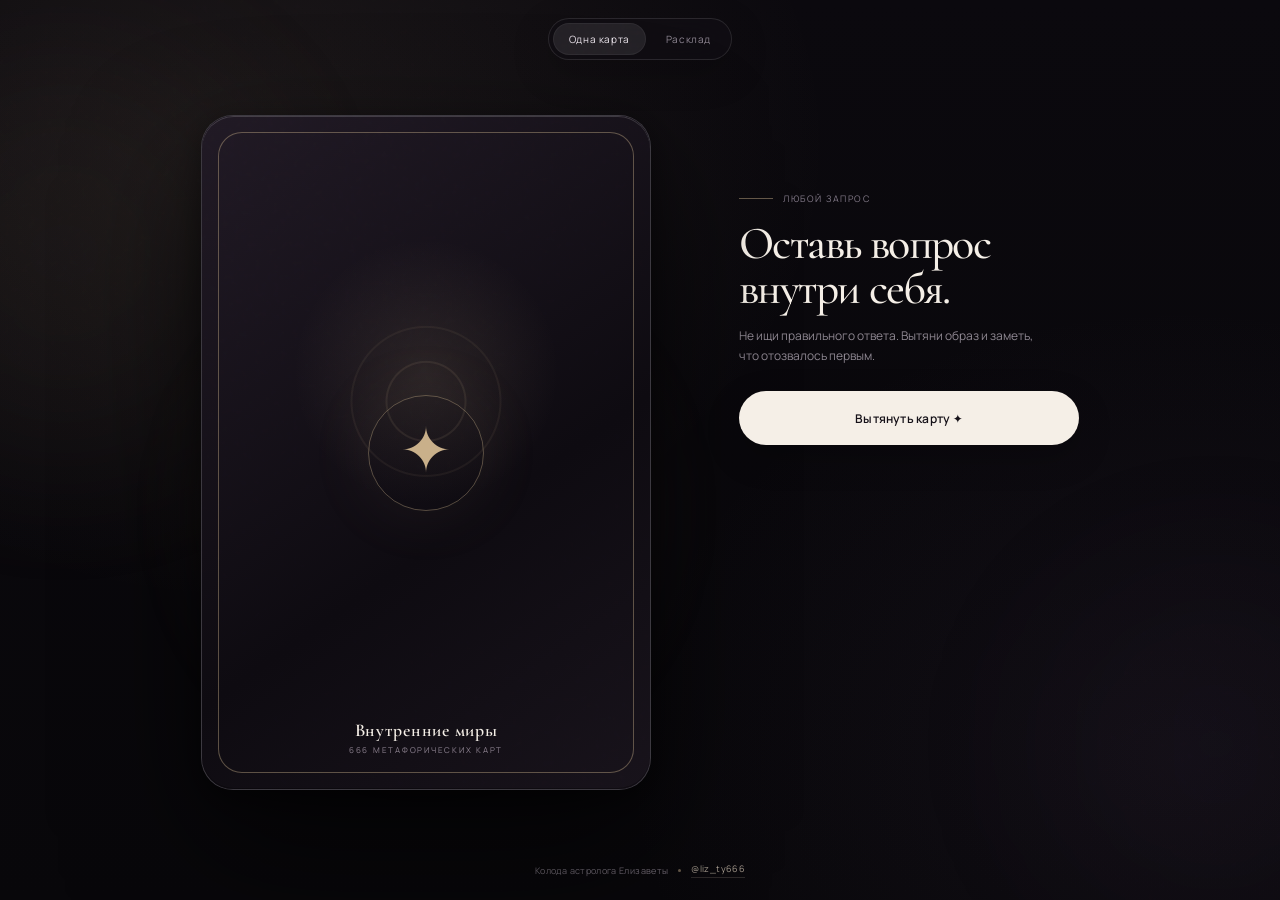
<file: metaphora.html>
<!doctype html>
<html lang="ru">
<head>
<meta charset="utf-8">
<meta name="viewport" content="width=device-width,initial-scale=1,viewport-fit=cover">
<meta name="theme-color" content="#09070c">
<meta name="robots" content="noindex,nofollow,noarchive">
<title>Внутренние миры — метафорические карты Елизаветы</title>
<meta name="description" content="Метафорические ассоциативные карты и расклады от астролога Елизаветы · @liz_ty666">
<link rel="preconnect" href="https://fonts.googleapis.com">
<link rel="preconnect" href="https://fonts.gstatic.com" crossorigin>
<link href="https://fonts.googleapis.com/css2?family=Cormorant+Garamond:ital,wght@0,500;0,600;1,500&family=Manrope:wght@400;500;600&display=swap" rel="stylesheet">
<style>
:root{--bg:#09070c;--paper:#f5efe7;--ink:#151118;--muted:#978f99;--line:rgba(255,255,255,.11);--accent:#c9b08a;--accent-rgb:201,176,138;--ease:cubic-bezier(.22,.78,.22,1)}
*{box-sizing:border-box}html{background:var(--bg);color-scheme:dark}
body{margin:0;min-height:100dvh;color:var(--paper);font-family:Manrope,system-ui,sans-serif;overflow-x:hidden;background:radial-gradient(900px 720px at 20% 16%,rgba(var(--accent-rgb),.09),transparent 64%),radial-gradient(840px 680px at 92% 84%,rgba(100,78,116,.10),transparent 66%),linear-gradient(180deg,#0b090e 0%,#08070a 100%);transition:background 1s ease}
body:before{content:"";position:fixed;inset:0;pointer-events:none;z-index:100;opacity:.028;mix-blend-mode:soft-light;background-image:url("data:image/svg+xml,%3Csvg viewBox='0 0 180 180' xmlns='http://www.w3.org/2000/svg'%3E%3Cfilter id='n'%3E%3CfeTurbulence type='fractalNoise' baseFrequency='.78' numOctaves='3' stitchTiles='stitchTiles'/%3E%3C/filter%3E%3Crect width='100%25' height='100%25' filter='url(%23n)' opacity='.95'/%3E%3C/svg%3E")}
button,a{font:inherit}button{color:inherit}button:focus-visible,a:focus-visible{outline:2px solid var(--accent);outline-offset:4px}
.ambient{position:fixed;pointer-events:none;border-radius:50%;filter:blur(90px);opacity:.34;transition:background 1s ease,transform 1.2s var(--ease)}
.ambient.a{width:34vw;height:34vw;left:-12vw;top:4vh;background:rgba(var(--accent-rgb),.13)}
.ambient.b{width:30vw;height:30vw;right:-10vw;bottom:-4vh;background:rgba(119,91,125,.10)}
.experience{position:relative;z-index:1;min-height:100dvh;width:min(1240px,100%);margin:auto;padding:max(18px,env(safe-area-inset-top)) clamp(16px,4vw,52px) max(22px,env(safe-area-inset-bottom));display:grid;grid-template-rows:auto 1fr auto;gap:10px}
.mode-switch{justify-self:center;display:flex;gap:4px;padding:4px;border:1px solid var(--line);border-radius:999px;background:rgba(18,14,21,.66);backdrop-filter:blur(18px);box-shadow:0 12px 40px rgba(0,0,0,.18)}
.mode-tab{border:0;background:transparent;border-radius:999px;padding:9px 16px;cursor:pointer;color:#8f8793;font-size:10px;letter-spacing:.06em;transition:.2s ease}
.mode-tab.active{background:rgba(255,255,255,.085);color:#eee7ef;box-shadow:inset 0 0 0 1px rgba(255,255,255,.05)}
.view{display:none}.view.active{display:block}
.single-view{align-self:center}
.stage{display:grid;grid-template-columns:minmax(310px,450px) minmax(270px,340px);align-items:center;justify-content:center;gap:clamp(34px,7vw,88px);padding:18px 0}
.card-wrap{position:relative;width:100%;max-width:450px;margin:auto;perspective:1800px}
.card-glow{position:absolute;inset:9% -7% -4%;border-radius:42px;filter:blur(42px);background:radial-gradient(circle,rgba(var(--accent-rgb),.22),transparent 66%);opacity:.72;transform:translateY(16px);transition:background .8s ease}
.card{position:relative;width:100%;aspect-ratio:2/3;overflow:hidden;border-radius:32px;border:1px solid rgba(255,255,255,.16);background:#17131b;box-shadow:0 54px 130px rgba(0,0,0,.64),0 8px 28px rgba(0,0,0,.38);transform-style:preserve-3d;will-change:transform}
.card:after{content:"";position:absolute;inset:0;z-index:20;pointer-events:none;border-radius:inherit;box-shadow:inset 0 1px 0 rgba(255,255,255,.16),inset 0 -1px 0 rgba(0,0,0,.35)}
.card.flipping{animation:draw .9s var(--ease)}
@keyframes draw{0%{transform:translateY(0) rotateY(0) scale(1)}44%{transform:translateY(-10px) rotateY(88deg) scale(.955)}56%{transform:translateY(-10px) rotateY(92deg) scale(.955)}100%{transform:translateY(0) rotateY(0) scale(1)}}
.card-back,.card-face{position:absolute;inset:0}
.card-back{display:grid;place-items:center;overflow:hidden;text-align:center;background:radial-gradient(circle at 50% 38%,rgba(var(--accent-rgb),.12),transparent 28%),linear-gradient(145deg,#211a25 0%,#0e0b11 60%,#18131b 100%)}
.card-back:before{content:"";position:absolute;inset:16px;border:1px solid rgba(var(--accent-rgb),.42);border-radius:24px;background:radial-gradient(circle at 50% 42%,transparent 0 38px,rgba(var(--accent-rgb),.10) 39px 40px,transparent 41px 73px,rgba(var(--accent-rgb),.07) 74px 75px,transparent 76px)}
.back-mark{position:relative;z-index:2;width:116px;height:116px;border:1px solid rgba(var(--accent-rgb),.38);border-radius:50%;display:grid;place-items:center;font:500 62px/1 "Cormorant Garamond",serif;color:var(--accent);box-shadow:0 0 70px rgba(var(--accent-rgb),.08)}
.back-brand{position:absolute;z-index:2;left:30px;right:30px;bottom:34px;display:flex;flex-direction:column;gap:5px;align-items:center}
.back-brand strong{font:600 18px/1 "Cormorant Garamond",serif;letter-spacing:.04em}.back-brand span{font-size:8px;letter-spacing:.22em;text-transform:uppercase;color:#8f8492}
.card-face{opacity:0;background:radial-gradient(circle at 50% 35%,#2a2230,#110e14 72%);transition:opacity .28s ease .38s}.card.revealed .card-face{opacity:1}.card.revealed .card-back{opacity:0;transition:opacity .18s ease .2s}
.card video{position:absolute;inset:-2px;width:calc(100% + 4px);height:calc(100% + 4px);object-fit:cover;filter:brightness(.72) saturate(.86) contrast(1.04);opacity:0;transform:scale(1.035);transition:opacity .65s ease}.card.video-ready video{opacity:1;animation:livingFrame 14s ease-in-out infinite alternate}@keyframes livingFrame{from{transform:scale(1.035)}to{transform:scale(1.075)}}
.card-face:before{content:"";position:absolute;inset:0;z-index:2;pointer-events:none;background:linear-gradient(to bottom,rgba(4,3,6,.30) 0%,rgba(4,3,6,.04) 28%,rgba(4,3,6,.06) 47%,rgba(4,3,6,.26) 66%,rgba(4,3,6,.92) 100%),radial-gradient(85% 62% at 50% 36%,transparent 0,rgba(4,3,6,.05) 58%,rgba(4,3,6,.26) 100%)}
.card-face:after{content:"";position:absolute;inset:14px;z-index:3;border:1px solid rgba(255,255,255,.20);border-radius:24px;pointer-events:none}
.face-top{position:absolute;z-index:4;top:30px;left:30px;right:30px;display:flex;align-items:center;justify-content:space-between;gap:12px}
.card-number,.deck-label{font-size:9px;letter-spacing:.18em;text-transform:uppercase;color:rgba(255,255,255,.78);text-shadow:0 2px 14px rgba(0,0,0,.65)}
.card-title-wrap{position:absolute;z-index:4;left:30px;right:30px;bottom:30px}.card-kicker{display:block;margin-bottom:9px;font-size:8px;letter-spacing:.19em;text-transform:uppercase;color:rgba(255,255,255,.58)}
.card-title{margin:0;max-width:94%;font:600 clamp(38px,5.4vw,54px)/.92 "Cormorant Garamond",serif;letter-spacing:-.035em;text-wrap:balance;text-shadow:0 4px 24px rgba(0,0,0,.82)}
.panel{align-self:center}.panel-pre{transition:opacity .3s ease,transform .3s ease}.panel-pre.muted{opacity:.42}
.micro{display:flex;align-items:center;gap:10px;margin-bottom:16px;font-size:9px;letter-spacing:.17em;text-transform:uppercase;color:#827988}.micro:before{content:"";width:34px;height:1px;background:rgba(var(--accent-rgb),.48)}
.panel h1{margin:0;max-width:320px;font:500 clamp(34px,4vw,46px)/.98 "Cormorant Garamond",serif;letter-spacing:-.035em;text-wrap:balance}.panel-copy{margin:15px 0 25px;max-width:300px;color:#8e8791;font-size:12px;line-height:1.7}
.primary{position:relative;width:100%;min-height:54px;border:0;border-radius:999px;overflow:hidden;cursor:pointer;background:var(--paper);color:var(--ink);font-size:12px;font-weight:600;letter-spacing:.02em;box-shadow:0 12px 34px rgba(0,0,0,.22);transition:transform .18s ease,box-shadow .18s ease}.primary:hover{transform:translateY(-2px);box-shadow:0 16px 40px rgba(0,0,0,.28)}.primary:active{transform:translateY(0) scale(.99)}.primary[disabled]{opacity:.55;cursor:wait;transform:none}
.reflection{margin-top:27px;padding:22px 0 0;border-top:1px solid var(--line);opacity:0;transform:translateY(10px);pointer-events:none;transition:.5s var(--ease)}.reflection.visible{opacity:1;transform:none;pointer-events:auto}
.reflection-title{margin:0 0 16px;font:500 21px/1.15 "Cormorant Garamond",serif;color:#dcd4dd}.prompts{display:grid;gap:13px}.prompt{display:grid;grid-template-columns:18px 1fr;gap:10px;align-items:start}.prompt i{font-style:normal;font-size:9px;color:rgba(var(--accent-rgb),.72);padding-top:4px}.prompt span{font:500 18px/1.2 "Cormorant Garamond",serif;color:#bfb6c2}
.actions{display:flex;gap:9px;margin-top:20px}.secondary{flex:1;min-height:42px;border:1px solid var(--line);border-radius:999px;background:rgba(255,255,255,.025);cursor:pointer;color:#aaa1ae;font-size:10px;transition:.18s ease}.secondary:hover{background:rgba(255,255,255,.055);border-color:rgba(255,255,255,.18);color:#e5dee7}

/* spreads */
.spread-view{padding:26px 0 14px}
.spread-intro{text-align:center;max-width:680px;margin:0 auto 28px}.spread-intro .micro{justify-content:center}.spread-intro .micro:before{display:none}.spread-intro h1{margin:0;font:500 clamp(38px,5vw,58px)/.95 "Cormorant Garamond",serif;letter-spacing:-.04em}.spread-intro p{max-width:580px;margin:13px auto 0;color:#8f8793;font-size:12px;line-height:1.75}
.scheme-grid{display:grid;grid-template-columns:repeat(4,1fr);gap:10px;max-width:980px;margin:0 auto 28px}
.scheme{border:1px solid var(--line);border-radius:20px;background:rgba(255,255,255,.022);padding:16px;text-align:left;cursor:pointer;transition:.2s ease;min-height:126px}
.scheme:hover{transform:translateY(-2px);background:rgba(255,255,255,.04);border-color:rgba(255,255,255,.17)}
.scheme.active{background:rgba(var(--accent-rgb),.085);border-color:rgba(var(--accent-rgb),.34);box-shadow:0 16px 44px rgba(0,0,0,.15)}
.scheme-top{display:flex;align-items:center;justify-content:space-between;gap:8px}.scheme-count{font-size:8px;letter-spacing:.15em;text-transform:uppercase;color:#756f78}.scheme-mark{font:500 18px/1 "Cormorant Garamond",serif;color:var(--accent)}
.scheme h2{margin:14px 0 5px;font:500 23px/1 "Cormorant Garamond",serif}.scheme p{margin:0;color:#7e7782;font-size:10px;line-height:1.45}
.spread-work{max-width:1180px;margin:auto;border-top:1px solid var(--line);padding-top:24px}
.spread-head{display:grid;grid-template-columns:1fr auto;gap:24px;align-items:end;margin-bottom:24px}.spread-head small{display:block;margin-bottom:7px;color:#756e79;font-size:8px;letter-spacing:.17em;text-transform:uppercase}.spread-head h2{margin:0;font:500 clamp(30px,4vw,42px)/1 "Cormorant Garamond",serif}.spread-head p{margin:8px 0 0;max-width:620px;color:#827b86;font-size:11px;line-height:1.6}.spread-controls{display:flex;gap:8px}.spread-controls button{padding-inline:17px;white-space:nowrap}
.spread-board{--cols:3;display:grid;grid-template-columns:repeat(var(--cols),minmax(0,1fr));gap:22px 14px;align-items:start;max-width:1040px;margin:0 auto;transition:.3s ease}
.spread-board.layout-4{--cols:4}.spread-board.layout-5{grid-template-columns:repeat(6,minmax(0,1fr));max-width:1000px}.spread-board.layout-5 .spread-slot:nth-child(1){grid-column:1/3}.spread-board.layout-5 .spread-slot:nth-child(2){grid-column:5/7}.spread-board.layout-5 .spread-slot:nth-child(3){grid-column:3/5;grid-row:1/3;align-self:center}.spread-board.layout-5 .spread-slot:nth-child(4){grid-column:1/3}.spread-board.layout-5 .spread-slot:nth-child(5){grid-column:5/7}
.spread-board.layout-6{--cols:6;max-width:1140px;align-items:center}.spread-board.layout-6 .spread-slot:nth-child(2),.spread-board.layout-6 .spread-slot:nth-child(5){transform:translateY(-14px)}.spread-board.layout-6 .spread-slot:nth-child(3),.spread-board.layout-6 .spread-slot:nth-child(4){transform:translateY(-28px)}
.spread-slot{text-align:center;min-width:0}
.mini-card{position:relative;width:min(100%,154px);aspect-ratio:2/3;margin:0 auto;border-radius:18px;overflow:hidden;border:1px solid rgba(255,255,255,.14);background:linear-gradient(145deg,#211a25,#0e0b11 68%,#18131b);box-shadow:0 22px 55px rgba(0,0,0,.35);cursor:pointer;transition:transform .25s var(--ease),border-color .2s ease}
.mini-card:hover{transform:translateY(-3px);border-color:rgba(var(--accent-rgb),.38)}.mini-card.locked{cursor:default}.mini-card.locked:hover{transform:none}
.mini-back,.mini-face{position:absolute;inset:0}.mini-back{display:grid;place-items:center;background:radial-gradient(circle at 50% 40%,rgba(var(--accent-rgb),.12),transparent 29%),linear-gradient(145deg,#211a25,#0e0b11 68%,#18131b)}.mini-back:before{content:"";position:absolute;inset:8px;border:1px solid rgba(var(--accent-rgb),.28);border-radius:13px}.mini-back span{font:500 32px/1 "Cormorant Garamond",serif;color:rgba(var(--accent-rgb),.72)}
.mini-face{opacity:0;transition:opacity .35s ease}.mini-card.open .mini-face{opacity:1}.mini-card.open .mini-back{opacity:0}
.mini-face video{position:absolute;inset:-1px;width:calc(100% + 2px);height:calc(100% + 2px);object-fit:cover;filter:brightness(.68) saturate(.84);opacity:0;transition:opacity .45s ease}.mini-card.ready video{opacity:1}
.mini-face:after{content:"";position:absolute;inset:0;background:linear-gradient(to bottom,rgba(5,4,7,.2),rgba(5,4,7,.03) 42%,rgba(5,4,7,.9) 100%)}
.mini-number{position:absolute;z-index:2;top:13px;left:14px;font-size:7px;letter-spacing:.13em;color:rgba(255,255,255,.75)}.mini-title{position:absolute;z-index:2;left:14px;right:12px;bottom:14px;margin:0;text-align:left;font:600 clamp(16px,2vw,23px)/.94 "Cormorant Garamond",serif;letter-spacing:-.025em;text-shadow:0 3px 14px #000}
.position{max-width:180px;margin:10px auto 0}.position b{display:block;margin-bottom:4px;font-size:7px;letter-spacing:.14em;text-transform:uppercase;color:rgba(var(--accent-rgb),.7)}.position span{display:block;font:500 15px/1.15 "Cormorant Garamond",serif;color:#afa6b2}
.spread-slot.current .position span{color:#f0e8f0}.spread-slot.current .mini-card{border-color:rgba(var(--accent-rgb),.48);box-shadow:0 24px 65px rgba(0,0,0,.42),0 0 0 1px rgba(var(--accent-rgb),.08)}
.spread-summary{display:none;max-width:720px;margin:34px auto 0;padding:22px 0 0;border-top:1px solid var(--line);text-align:center}.spread-summary.visible{display:block}.spread-summary h3{margin:0;font:500 25px/1 "Cormorant Garamond",serif}.spread-summary p{margin:10px auto 0;color:#8b838f;font-size:11px;line-height:1.7;max-width:600px}.story-prompts{display:flex;justify-content:center;gap:8px;flex-wrap:wrap;margin-top:15px}.story-prompts span{padding:8px 11px;border:1px solid var(--line);border-radius:999px;color:#9b929f;font-size:9px}

.footer{display:flex;justify-content:center;align-items:center;gap:10px;padding-top:18px;color:#6f6872;font-size:9px;letter-spacing:.04em;text-align:center}.footer i{width:3px;height:3px;border-radius:50%;background:rgba(var(--accent-rgb),.5)}.footer a{color:#a89d90;text-decoration:none;border-bottom:1px solid rgba(168,157,144,.22);padding-bottom:2px}

@media(max-width:900px){.scheme-grid{grid-template-columns:repeat(2,1fr)}.spread-board.layout-4{--cols:2}.spread-board.layout-6{--cols:3}.spread-board.layout-6 .spread-slot{transform:none!important}}
@media(max-width:800px){.experience{display:block;min-height:100dvh;padding-top:max(14px,env(safe-area-inset-top))}.mode-switch{position:sticky;top:10px;z-index:30;width:max-content}.stage{grid-template-columns:1fr;gap:28px;padding:24px 0 0}.card-wrap{max-width:min(405px,88vw)}.panel{width:min(420px,100%);margin:auto;text-align:center}.micro{justify-content:center}.micro:before{display:none}.panel h1{margin-inline:auto;font-size:34px}.panel-copy{margin:12px auto 20px}.primary{max-width:360px}.reflection{max-width:390px;margin:24px auto 0;text-align:left}.spread-view{padding-top:32px}.spread-head{grid-template-columns:1fr;text-align:center}.spread-head p{margin-inline:auto}.spread-controls{justify-content:center}.spread-board.layout-5{grid-template-columns:repeat(2,minmax(0,1fr))}.spread-board.layout-5 .spread-slot{grid-column:auto!important;grid-row:auto!important}.spread-board.layout-5 .spread-slot:nth-child(3){grid-column:1/3!important}.footer{padding:34px 0 8px}}
@media(max-width:520px){.experience{padding-inline:12px}.card-wrap{max-width:min(390px,91vw)}.card{border-radius:28px}.card-face:after,.card-back:before{inset:11px;border-radius:20px}.face-top{top:25px;left:25px;right:25px}.card-title-wrap{left:25px;right:25px;bottom:26px}.card-title{font-size:clamp(35px,10vw,46px)}.panel h1{font-size:31px}.scheme-grid{grid-template-columns:1fr;gap:8px}.scheme{min-height:0;padding:14px}.spread-board,.spread-board.layout-4,.spread-board.layout-6{--cols:2;gap:20px 10px}.spread-board.layout-3 .spread-slot:last-child{grid-column:1/3}.mini-card{width:min(100%,150px)}.position span{font-size:14px}.spread-controls{display:grid;grid-template-columns:1fr 1fr}.spread-controls .primary{grid-column:1/3}.spread-head{margin-bottom:20px}}
@media(prefers-reduced-motion:reduce){*,*:before,*:after{animation-duration:.01ms!important;animation-iteration-count:1!important;transition-duration:.01ms!important}}
</style>
</head>
<body>
<div class="ambient a" aria-hidden="true"></div><div class="ambient b" aria-hidden="true"></div>
<main class="experience">
  <nav class="mode-switch" aria-label="Режим работы с картами">
    <button class="mode-tab active" data-view="single" type="button">Одна карта</button>
    <button class="mode-tab" data-view="spread" type="button">Расклад</button>
  </nav>

  <section class="view single-view active" id="singleView">
    <div class="stage">
      <div class="card-wrap">
        <div class="card-glow" aria-hidden="true"></div>
        <article class="card" id="card" aria-live="polite">
          <div class="card-back"><div class="back-mark">✦</div><div class="back-brand"><strong>Внутренние миры</strong><span>666 метафорических карт</span></div></div>
          <div class="card-face">
            <video id="cardVideo" muted loop playsinline preload="metadata" aria-hidden="true"></video>
            <div class="face-top"><span class="card-number" id="cardNumber">001 / 666</span><span class="deck-label">Внутренние миры</span></div>
            <div class="card-title-wrap"><span class="card-kicker">Метафорическая карта</span><h2 class="card-title" id="cardTitle"></h2></div>
          </div>
        </article>
      </div>
      <aside class="panel">
        <div class="panel-pre" id="panelPre">
          <div class="micro">Любой запрос</div>
          <h1>Оставь вопрос внутри себя.</h1>
          <p class="panel-copy">Не ищи правильного ответа. Вытяни образ и заметь, что отозвалось первым.</p>
          <button class="primary" id="drawBtn" type="button">Вытянуть карту ✦</button>
        </div>
        <div class="reflection" id="reflection">
          <h3 class="reflection-title">Не объясняй сразу. Сначала почувствуй.</h3>
          <div class="prompts">
            <div class="prompt"><i>01</i><span>Что ты заметила первым?</span></div>
            <div class="prompt"><i>02</i><span>Что это вызывает внутри?</span></div>
            <div class="prompt"><i>03</i><span>Где это встречается в твоём запросе?</span></div>
          </div>
          <div class="actions"><button class="secondary" id="againBtn" type="button">Другая карта</button><button class="secondary" id="resetBtn" type="button">Закрыть</button></div>
        </div>
      </aside>
    </div>
  </section>

  <section class="view spread-view" id="spreadView">
    <header class="spread-intro">
      <div class="micro">Несколько образов · одна история</div>
      <h1>Выбери схему расклада.</h1>
      <p>Держи запрос в голове. Карты открываются по очереди: одна позиция — один вопрос. Здесь нет предсказаний и готовых значений — смотри, что каждый образ меняет в твоём восприятии запроса.</p>
    </header>
    <div class="scheme-grid" id="schemeGrid"></div>
    <section class="spread-work">
      <div class="spread-head">
        <div><small id="spreadMeta">3 карты · универсальный</small><h2 id="spreadName">Опора</h2><p id="spreadDesc"></p></div>
        <div class="spread-controls">
          <button class="secondary" id="clearSpreadBtn" type="button">Сбросить</button>
          <button class="secondary" id="nextSpreadBtn" type="button" disabled>Открыть следующую</button>
          <button class="primary" id="dealBtn" type="button">Разложить карты</button>
        </div>
      </div>
      <div class="spread-board layout-3" id="spreadBoard"></div>
      <div class="spread-summary" id="spreadSummary">
        <h3>Теперь посмотри на расклад целиком.</h3>
        <p>Не складывай «значения». Посмотри, какая история возникает между образами и где в ней появляется движение.</p>
        <div class="story-prompts"><span>Какая карта притягивает взгляд?</span><span>Что повторяется?</span><span>Где напряжение?</span><span>Что выглядит как опора?</span><span>Какой шаг стал яснее?</span></div>
      </div>
    </section>
  </section>

  <footer class="footer"><span>Колода астролога Елизаветы</span><i aria-hidden="true"></i><a href="https://www.instagram.com/liz_ty666/" target="_blank" rel="noopener noreferrer">@liz_ty666</a></footer>
</main>
<script>
const cards=[{"n":1,"id":"12590058","theme":"forest","title":"Лесная глубина"},{"n":2,"id":"11265968","theme":"forest","title":"Тихая чаща"},{"n":3,"id":"38893403","theme":"forest","title":"Свет сквозь лес"},{"n":4,"id":"38859864","theme":"forest","title":"Зелёное укрытие"},{"n":5,"id":"36948274","theme":"forest","title":"Тропа среди деревьев"},{"n":6,"id":"35795014","theme":"forest","title":"Дыхание леса"},{"n":7,"id":"8424070","theme":"forest","title":"За линией деревьев"},{"n":8,"id":"37921514","theme":"forest","title":"Лесная тишина"},{"n":9,"id":"11986207","theme":"forest","title":"Скрытая тропа"},{"n":10,"id":"5624058","theme":"forest","title":"Корни тишины"},{"n":11,"id":"5121476","theme":"forest","title":"Живой лес"},{"n":12,"id":"32848154","theme":"forest","title":"Граница чащи"},{"n":13,"id":"5535406","theme":"forest","title":"Путь через лес"},{"n":14,"id":"36948306","theme":"forest","title":"Тень деревьев"},{"n":15,"id":"36948285","theme":"forest","title":"Лесной свет"},{"n":16,"id":"5543396","theme":"forest","title":"Глубже в лес"},{"n":17,"id":"6718353","theme":"forest","title":"Зелёная тень"},{"n":18,"id":"5744473","theme":"forest","title":"Там, где деревья"},{"n":19,"id":"36107556","theme":"forest","title":"Между стволами"},{"n":20,"id":"35893826","theme":"forest","title":"Тихий путь"},{"n":21,"id":"38772726","theme":"forest","title":"Лесное пространство"},{"n":22,"id":"1208094","theme":"forest","title":"Сердце леса"},{"n":23,"id":"29012552","theme":"forest","title":"Внутри чащи"},{"n":24,"id":"857042","theme":"forest","title":"Дорога под кронами"},{"n":25,"id":"9620654","theme":"ocean","title":"Дыхание океана"},{"n":26,"id":"6748729","theme":"ocean","title":"Большая вода"},{"n":27,"id":"34693119","theme":"ocean","title":"Линия горизонта"},{"n":28,"id":"28570000","theme":"ocean","title":"Глубокая волна"},{"n":29,"id":"3116760","theme":"ocean","title":"Открытое море"},{"n":30,"id":"5668625","theme":"ocean","title":"Тихий прибой"},{"n":31,"id":"38903453","theme":"ocean","title":"Сила воды"},{"n":32,"id":"35371501","theme":"ocean","title":"За горизонтом"},{"n":33,"id":"27915864","theme":"ocean","title":"Морская глубина"},{"n":34,"id":"9806390","theme":"ocean","title":"Волна перемен"},{"n":35,"id":"29285421","theme":"ocean","title":"Свободная вода"},{"n":36,"id":"31013707","theme":"ocean","title":"Даль океана"},{"n":37,"id":"38328535","theme":"ocean","title":"Навстречу волне"},{"n":38,"id":"30474693","theme":"ocean","title":"Широкое море"},{"n":39,"id":"29493224","theme":"ocean","title":"Между волнами"},{"n":40,"id":"854747","theme":"ocean","title":"Голос океана"},{"n":41,"id":"38282990","theme":"ocean","title":"Путь по воде"},{"n":42,"id":"5668613","theme":"ocean","title":"Морской простор"},{"n":43,"id":"12339462","theme":"ocean","title":"Вода без границ"},{"n":44,"id":"15226109","theme":"ocean","title":"Движение моря"},{"n":45,"id":"11295300","theme":"ocean","title":"Точка на горизонте"},{"n":46,"id":"30474731","theme":"ocean","title":"Глубина впереди"},{"n":47,"id":"32182253","theme":"ocean","title":"Океан внутри"},{"n":48,"id":"38329050","theme":"ocean","title":"Берег далеко"},{"n":49,"id":"29038650","theme":"door","title":"Новый порог"},{"n":50,"id":"14127174","theme":"door","title":"Открытая дверь"},{"n":51,"id":"6136988","theme":"door","title":"Закрытая дверь"},{"n":52,"id":"13008916","theme":"door","title":"Шаг за порог"},{"n":53,"id":"6646620","theme":"door","title":"Вход в неизвестное"},{"n":54,"id":"10240699","theme":"door","title":"Дверь в новое"},{"n":55,"id":"36229321","theme":"door","title":"По ту сторону"},{"n":56,"id":"4183797","theme":"door","title":"Другой вход"},{"n":57,"id":"34800569","theme":"door","title":"Порог перемен"},{"n":58,"id":"7830749","theme":"door","title":"Открытый проход"},{"n":59,"id":"10238036","theme":"door","title":"Перед дверью"},{"n":60,"id":"5886753","theme":"door","title":"За этой дверью"},{"n":61,"id":"6014548","theme":"door","title":"Вход без карты"},{"n":62,"id":"29038649","theme":"door","title":"Тихий порог"},{"n":63,"id":"7685810","theme":"door","title":"Дверь выбора"},{"n":64,"id":"11755693","theme":"door","title":"Следующая дверь"},{"n":65,"id":"29407023","theme":"door","title":"Путь через дверь"},{"n":66,"id":"7318006","theme":"door","title":"Незнакомый вход"},{"n":67,"id":"7318813","theme":"door","title":"Открытый проход вперёд"},{"n":68,"id":"8772861","theme":"door","title":"Порог решения"},{"n":69,"id":"12155272","theme":"door","title":"Дверь без ответа"},{"n":70,"id":"8103496","theme":"door","title":"Первый шаг внутрь"},{"n":71,"id":"5801269","theme":"door","title":"Граница комнаты"},{"n":72,"id":"37577314","theme":"door","title":"Проход дальше"},{"n":73,"id":"3010792","theme":"road","title":"Свой путь"},{"n":74,"id":"12785235","theme":"road","title":"Дальняя дорога"},{"n":75,"id":"29049626","theme":"road","title":"Поворот пути"},{"n":76,"id":"37930336","theme":"road","title":"Дорога вперёд"},{"n":77,"id":"29342443","theme":"road","title":"Пустая дорога"},{"n":78,"id":"33736719","theme":"road","title":"Новый маршрут"},{"n":79,"id":"38558162","theme":"road","title":"Следующий поворот"},{"n":80,"id":"35988418","theme":"road","title":"Путь без карты"},{"n":81,"id":"6497572","theme":"road","title":"Дорога домой"},{"n":82,"id":"5317868","theme":"road","title":"Дорога вдаль"},{"n":83,"id":"37909698","theme":"road","title":"Своя полоса"},{"n":84,"id":"8118209","theme":"road","title":"Перекрёсток пути"},{"n":85,"id":"11628949","theme":"road","title":"Дорога после дождя"},{"n":86,"id":"34423577","theme":"road","title":"Путь к горизонту"},{"n":87,"id":"34354345","theme":"road","title":"Длинный путь"},{"n":88,"id":"6636895","theme":"road","title":"Незнакомая дорога"},{"n":89,"id":"38854050","theme":"road","title":"Шаг по дороге"},{"n":90,"id":"29013896","theme":"road","title":"Дорога выбора"},{"n":91,"id":"29539704","theme":"road","title":"Маршрут меняется"},{"n":92,"id":"38929297","theme":"road","title":"Путь продолжается"},{"n":93,"id":"8347220","theme":"road","title":"Впереди дорога"},{"n":94,"id":"15537742","theme":"road","title":"Точка поворота"},{"n":95,"id":"11367262","theme":"road","title":"Дорога без ответа"},{"n":96,"id":"11276661","theme":"road","title":"Начало пути"},{"n":97,"id":"18773335","theme":"train","title":"Уходящий путь"},{"n":98,"id":"29639910","theme":"train","title":"Новая станция"},{"n":99,"id":"29639922","theme":"train","title":"Последний вагон"},{"n":100,"id":"8457856","theme":"train","title":"Платформа выбора"},{"n":101,"id":"10677814","theme":"train","title":"Поезд перемен"},{"n":102,"id":"28077957","theme":"train","title":"Следующая остановка"},{"n":103,"id":"35333114","theme":"train","title":"Путь по рельсам"},{"n":104,"id":"35333117","theme":"train","title":"Станция впереди"},{"n":105,"id":"35333121","theme":"train","title":"Время отправления"},{"n":106,"id":"30616048","theme":"train","title":"Уходящий поезд"},{"n":107,"id":"27407765","theme":"train","title":"Рельсовый маршрут"},{"n":108,"id":"8457853","theme":"train","title":"Перрон ожидания"},{"n":109,"id":"32690338","theme":"train","title":"Поезд в неизвестное"},{"n":110,"id":"35461702","theme":"train","title":"Остановка между"},{"n":111,"id":"9010842","theme":"train","title":"Дорога по рельсам"},{"n":112,"id":"29639913","theme":"train","title":"Вагон дальше"},{"n":113,"id":"28197944","theme":"train","title":"Смена направления"},{"n":114,"id":"37432967","theme":"train","title":"Путь до станции"},{"n":115,"id":"12554332","theme":"train","title":"Время в дорогу"},{"n":116,"id":"36391662","theme":"train","title":"Станция перехода"},{"n":117,"id":"29639924","theme":"train","title":"Рельсы впереди"},{"n":118,"id":"35333105","theme":"train","title":"Отправление"},{"n":119,"id":"36108374","theme":"train","title":"Прибытие"},{"n":120,"id":"29640328","theme":"train","title":"Между станциями"},{"n":121,"id":"32340120","theme":"rain","title":"После дождя"},{"n":122,"id":"26646044","theme":"rain","title":"Очищающий дождь"},{"n":123,"id":"28730771","theme":"rain","title":"Дождливая тишина"},{"n":124,"id":"14109231","theme":"rain","title":"Вода с неба"},{"n":125,"id":"5046109","theme":"rain","title":"Мокрый путь"},{"n":126,"id":"855432","theme":"rain","title":"Дождь проходит"},{"n":127,"id":"6302989","theme":"rain","title":"Под дождём"},{"n":128,"id":"857203","theme":"rain","title":"Свежесть после ливня"},{"n":129,"id":"8499658","theme":"rain","title":"Капли перемен"},{"n":130,"id":"28762470","theme":"rain","title":"Дождь за окном"},{"n":131,"id":"3588018","theme":"rain","title":"Серое небо"},{"n":132,"id":"19327271","theme":"rain","title":"Ливень внутри"},{"n":133,"id":"5331047","theme":"rain","title":"Время дождя"},{"n":134,"id":"27862415","theme":"rain","title":"Мокрый горизонт"},{"n":135,"id":"3816407","theme":"rain","title":"Шум дождя"},{"n":136,"id":"854204","theme":"rain","title":"Дождевой след"},{"n":137,"id":"8498892","theme":"rain","title":"Перед ясным небом"},{"n":138,"id":"8499355","theme":"rain","title":"Вода смывает"},{"n":139,"id":"8498890","theme":"rain","title":"Тихий ливень"},{"n":140,"id":"28638123","theme":"rain","title":"Дождь на дороге"},{"n":141,"id":"8549519","theme":"rain","title":"Между каплями"},{"n":142,"id":"5220219","theme":"rain","title":"Небо плачет"},{"n":143,"id":"34158589","theme":"rain","title":"После грозы"},{"n":144,"id":"18733703","theme":"rain","title":"Пока идёт дождь"},{"n":145,"id":"33704412","theme":"clouds","title":"Небо перемен"},{"n":146,"id":"28699828","theme":"clouds","title":"Облака проходят"},{"n":147,"id":"5094475","theme":"clouds","title":"Над облаками"},{"n":148,"id":"2865145","theme":"clouds","title":"Между облаками"},{"n":149,"id":"1427698","theme":"clouds","title":"Лёгкое небо"},{"n":150,"id":"12460328","theme":"clouds","title":"Тяжёлые облака"},{"n":151,"id":"9540152","theme":"clouds","title":"Небо открывается"},{"n":152,"id":"33705707","theme":"clouds","title":"Облачный путь"},{"n":153,"id":"38173106","theme":"clouds","title":"За облаками"},{"n":154,"id":"10020594","theme":"clouds","title":"Движение неба"},{"n":155,"id":"10753302","theme":"clouds","title":"Белая высота"},{"n":156,"id":"10452770","theme":"clouds","title":"Облака вдали"},{"n":157,"id":"12458041","theme":"clouds","title":"Небесный поток"},{"n":158,"id":"34529241","theme":"clouds","title":"Свет за облаками"},{"n":159,"id":"27490726","theme":"clouds","title":"Перед прояснением"},{"n":160,"id":"33764940","theme":"clouds","title":"Высокое небо"},{"n":161,"id":"6772577","theme":"clouds","title":"Облачная граница"},{"n":162,"id":"26595709","theme":"clouds","title":"Небо без опоры"},{"n":163,"id":"3515758","theme":"clouds","title":"Плывущие облака"},{"n":164,"id":"2795888","theme":"clouds","title":"Тихая высота"},{"n":165,"id":"33409721","theme":"clouds","title":"Окно в небе"},{"n":166,"id":"25921606","theme":"clouds","title":"Небо впереди"},{"n":167,"id":"30449698","theme":"clouds","title":"Облака меняются"},{"n":168,"id":"32985126","theme":"clouds","title":"Пространство над"},{"n":169,"id":"35012714","theme":"birds","title":"Свобода крыла"},{"n":170,"id":"28705456","theme":"birds","title":"Открытое небо"},{"n":171,"id":"26598019","theme":"birds","title":"Своя высота"},{"n":172,"id":"30182939","theme":"birds","title":"Полёт без карты"},{"n":173,"id":"20409688","theme":"birds","title":"Стая в пути"},{"n":174,"id":"14601032","theme":"birds","title":"Одно небо на всех"},{"n":175,"id":"31161100","theme":"birds","title":"Крылья вверх"},{"n":176,"id":"13456511","theme":"birds","title":"Путь птицы"},{"n":177,"id":"34738008","theme":"birds","title":"Свободный полёт"},{"n":178,"id":"38259928","theme":"birds","title":"Выше земли"},{"n":179,"id":"27412822","theme":"birds","title":"Полететь дальше"},{"n":180,"id":"29622194","theme":"birds","title":"Стая меняет курс"},{"n":181,"id":"11569581","theme":"birds","title":"Крылья перемен"},{"n":182,"id":"30182931","theme":"birds","title":"Небо зовёт"},{"n":183,"id":"36213573","theme":"birds","title":"Полёт над страхом"},{"n":184,"id":"34220317","theme":"birds","title":"Своя траектория"},{"n":185,"id":"13689813","theme":"birds","title":"Крыло и ветер"},{"n":186,"id":"35786920","theme":"birds","title":"Высота внутри"},{"n":187,"id":"34848383","theme":"birds","title":"Птицы уходят"},{"n":188,"id":"12769726","theme":"birds","title":"Путь по воздуху"},{"n":189,"id":"1552915","theme":"birds","title":"Стая над миром"},{"n":190,"id":"36707151","theme":"birds","title":"Свободное направление"},{"n":191,"id":"17310760","theme":"birds","title":"Крылья расправлены"},{"n":192,"id":"36625664","theme":"birds","title":"Дальше по небу"},{"n":193,"id":"2896138","theme":"flowers","title":"Цветущее поле"},{"n":194,"id":"31916185","theme":"flowers","title":"Время цвести"},{"n":195,"id":"1344337","theme":"flowers","title":"Первый цветок"},{"n":196,"id":"30163672","theme":"flowers","title":"Сад внутри"},{"n":197,"id":"7437709","theme":"flowers","title":"Раскрытые лепестки"},{"n":198,"id":"1281654","theme":"flowers","title":"Цветение"},{"n":199,"id":"1384777","theme":"flowers","title":"Живой цвет"},{"n":200,"id":"1438528","theme":"flowers","title":"Среди цветов"},{"n":201,"id":"1290592","theme":"flowers","title":"Новый бутон"},{"n":202,"id":"37570648","theme":"flowers","title":"Цветочная тишина"},{"n":203,"id":"37239549","theme":"flowers","title":"Весна внутри"},{"n":204,"id":"37239504","theme":"flowers","title":"Распуститься"},{"n":205,"id":"37886989","theme":"flowers","title":"Сад возможностей"},{"n":206,"id":"28931497","theme":"flowers","title":"Пора цветения"},{"n":207,"id":"1186911","theme":"flowers","title":"Нежная сила"},{"n":208,"id":"1352801","theme":"flowers","title":"Цветущий путь"},{"n":209,"id":"16457006","theme":"flowers","title":"Поле в цвету"},{"n":210,"id":"34191039","theme":"flowers","title":"Открытый бутон"},{"n":211,"id":"12343457","theme":"flowers","title":"Место для роста"},{"n":212,"id":"17438626","theme":"flowers","title":"Цвет после зимы"},{"n":213,"id":"8745309","theme":"flowers","title":"Сад без границ"},{"n":214,"id":"1350194","theme":"flowers","title":"Тихое цветение"},{"n":215,"id":"3845376","theme":"flowers","title":"Жизнь раскрывается"},{"n":216,"id":"1344343","theme":"flowers","title":"Цветущий горизонт"},{"n":217,"id":"36148342","theme":"field","title":"Открытое пространство"},{"n":218,"id":"17356901","theme":"field","title":"Свободное поле"},{"n":219,"id":"4912665","theme":"field","title":"Горизонт впереди"},{"n":220,"id":"34731148","theme":"field","title":"Широкий простор"},{"n":221,"id":"34439688","theme":"field","title":"Поле возможностей"},{"n":222,"id":"14299005","theme":"field","title":"Даль без стен"},{"n":223,"id":"7661898","theme":"field","title":"Открытая земля"},{"n":224,"id":"1874727","theme":"field","title":"Путь через поле"},{"n":225,"id":"28405341","theme":"field","title":"Свободный горизонт"},{"n":226,"id":"12301431","theme":"field","title":"Простор внутри"},{"n":227,"id":"12204616","theme":"field","title":"Поле тишины"},{"n":228,"id":"12204763","theme":"field","title":"Место для шага"},{"n":229,"id":"12196080","theme":"field","title":"Там, где просторно"},{"n":230,"id":"20762770","theme":"field","title":"Земля под ногами"},{"n":231,"id":"38734928","theme":"field","title":"Дальнее поле"},{"n":232,"id":"14298887","theme":"field","title":"Открытый путь"},{"n":233,"id":"37741816","theme":"field","title":"Ширина мира"},{"n":234,"id":"12417940","theme":"field","title":"Поле без границ"},{"n":235,"id":"32843951","theme":"field","title":"Пространство выбора"},{"n":236,"id":"9213900","theme":"field","title":"Свободная земля"},{"n":237,"id":"10582494","theme":"field","title":"Ветер в поле"},{"n":238,"id":"4237252","theme":"field","title":"Горизонт зовёт"},{"n":239,"id":"11215651","theme":"field","title":"Дорога через простор"},{"n":240,"id":"32171842","theme":"field","title":"Большое поле"},{"n":241,"id":"16058046","theme":"mountain","title":"Своя вершина"},{"n":242,"id":"28638515","theme":"mountain","title":"Высокая цель"},{"n":243,"id":"35274206","theme":"mountain","title":"Тропа к вершине"},{"n":244,"id":"28638516","theme":"mountain","title":"Гора впереди"},{"n":245,"id":"35742076","theme":"mountain","title":"Подъём"},{"n":246,"id":"32200251","theme":"mountain","title":"Вершина ждёт"},{"n":247,"id":"27729656","theme":"mountain","title":"Высота пути"},{"n":248,"id":"30859401","theme":"mountain","title":"Шаг к вершине"},{"n":249,"id":"32486336","theme":"mountain","title":"Горная граница"},{"n":250,"id":"32045863","theme":"mountain","title":"Выше привычного"},{"n":251,"id":"35742078","theme":"mountain","title":"Склон перемен"},{"n":252,"id":"35742080","theme":"mountain","title":"Высокий горизонт"},{"n":253,"id":"35284308","theme":"mountain","title":"Путь через горы"},{"n":254,"id":"19450621","theme":"mountain","title":"Сила высоты"},{"n":255,"id":"37984252","theme":"mountain","title":"Перед подъёмом"},{"n":256,"id":"34509083","theme":"mountain","title":"Вершина внутри"},{"n":257,"id":"28927581","theme":"mountain","title":"Горы зовут"},{"n":258,"id":"26524715","theme":"mountain","title":"Следующая высота"},{"n":259,"id":"28638663","theme":"mountain","title":"Тропа наверх"},{"n":260,"id":"35488888","theme":"mountain","title":"На уровне гор"},{"n":261,"id":"30925760","theme":"mountain","title":"Большая вершина"},{"n":262,"id":"35450385","theme":"mountain","title":"Путь по склону"},{"n":263,"id":"35450386","theme":"mountain","title":"Высота без страха"},{"n":264,"id":"30306168","theme":"mountain","title":"За вершиной"},{"n":265,"id":"9713951","theme":"river","title":"Течение жизни"},{"n":266,"id":"25947958","theme":"river","title":"Своя река"},{"n":267,"id":"25636616","theme":"river","title":"По течению"},{"n":268,"id":"38885987","theme":"river","title":"Против течения"},{"n":269,"id":"38885990","theme":"river","title":"Река пути"},{"n":270,"id":"33536363","theme":"river","title":"Вода идёт дальше"},{"n":271,"id":"38885991","theme":"river","title":"Живой поток"},{"n":272,"id":"17733515","theme":"river","title":"Изгиб реки"},{"n":273,"id":"29030987","theme":"river","title":"Течение меняется"},{"n":274,"id":"28760774","theme":"river","title":"Путь воды"},{"n":275,"id":"28683112","theme":"river","title":"Река между берегами"},{"n":276,"id":"27398972","theme":"river","title":"Движение вперёд"},{"n":277,"id":"10967245","theme":"river","title":"Глубокое течение"},{"n":278,"id":"17960798","theme":"river","title":"Река времени"},{"n":279,"id":"13873708","theme":"river","title":"Вода находит путь"},{"n":280,"id":"33604777","theme":"river","title":"Берега рядом"},{"n":281,"id":"32320020","theme":"river","title":"Поток перемен"},{"n":282,"id":"17931939","theme":"river","title":"Тихая река"},{"n":283,"id":"28963293","theme":"river","title":"Река без остановки"},{"n":284,"id":"856629","theme":"river","title":"Следовать потоку"},{"n":285,"id":"10240190","theme":"river","title":"Вода проходит"},{"n":286,"id":"37888383","theme":"river","title":"Русло жизни"},{"n":287,"id":"28700949","theme":"river","title":"Свободное течение"},{"n":288,"id":"12002305","theme":"river","title":"Река впереди"},{"n":289,"id":"16265138","theme":"desert","title":"Путь через пустыню"},{"n":290,"id":"7670919","theme":"desert","title":"Тишина песков"},{"n":291,"id":"2055056","theme":"desert","title":"Дальний оазис"},{"n":292,"id":"9318022","theme":"desert","title":"Горизонт песков"},{"n":293,"id":"11660399","theme":"desert","title":"Место без тени"},{"n":294,"id":"37894887","theme":"desert","title":"Сухой путь"},{"n":295,"id":"8865221","theme":"desert","title":"Между дюнами"},{"n":296,"id":"14869897","theme":"desert","title":"Пространство пустыни"},{"n":297,"id":"7142972","theme":"desert","title":"Оазис внутри"},{"n":298,"id":"10869006","theme":"desert","title":"Путь по песку"},{"n":299,"id":"9317424","theme":"desert","title":"Даль в пустыне"},{"n":300,"id":"8865817","theme":"desert","title":"Горячий горизонт"},{"n":301,"id":"8865211","theme":"desert","title":"Точка среди песков"},{"n":302,"id":"8865234","theme":"desert","title":"Пустынная тишина"},{"n":303,"id":"8397874","theme":"desert","title":"След на песке"},{"n":304,"id":"27515275","theme":"desert","title":"Без привычных ориентиров"},{"n":305,"id":"27257028","theme":"desert","title":"Песок и небо"},{"n":306,"id":"35296750","theme":"desert","title":"Дорога через дюны"},{"n":307,"id":"16283926","theme":"desert","title":"Сухая земля"},{"n":308,"id":"34162311","theme":"desert","title":"Открытая пустыня"},{"n":309,"id":"16442972","theme":"desert","title":"Путь к воде"},{"n":310,"id":"5840835","theme":"desert","title":"Граница песков"},{"n":311,"id":"32018898","theme":"desert","title":"Ветер пустыни"},{"n":312,"id":"17833703","theme":"desert","title":"Один горизонт"},{"n":313,"id":"6235582","theme":"snow","title":"Чистый лист"},{"n":314,"id":"35477107","theme":"snow","title":"Первый снег"},{"n":315,"id":"19806018","theme":"snow","title":"Белая тишина"},{"n":316,"id":"35737423","theme":"snow","title":"Следы на снегу"},{"n":317,"id":"7106531","theme":"snow","title":"Зимний свет"},{"n":318,"id":"7141985","theme":"snow","title":"Под белым покровом"},{"n":319,"id":"35450523","theme":"snow","title":"Холодная ясность"},{"n":320,"id":"5878222","theme":"snow","title":"Тишина зимы"},{"n":321,"id":"6675344","theme":"snow","title":"Белое пространство"},{"n":322,"id":"15907926","theme":"snow","title":"Снег скрывает"},{"n":323,"id":"6416727","theme":"snow","title":"Новый след"},{"n":324,"id":"6532471","theme":"snow","title":"Зимний путь"},{"n":325,"id":"38682192","theme":"snow","title":"Морозный воздух"},{"n":326,"id":"6904409","theme":"snow","title":"Свет на снегу"},{"n":327,"id":"19705221","theme":"snow","title":"Белый горизонт"},{"n":328,"id":"34999995","theme":"snow","title":"После снегопада"},{"n":329,"id":"27444125","theme":"snow","title":"Замёрзшая тишина"},{"n":330,"id":"11554144","theme":"snow","title":"Путь по снегу"},{"n":331,"id":"3331866","theme":"snow","title":"Чистое поле"},{"n":332,"id":"14171671","theme":"snow","title":"Снег впереди"},{"n":333,"id":"36240155","theme":"snow","title":"Холод и свет"},{"n":334,"id":"36600568","theme":"snow","title":"Белая дорога"},{"n":335,"id":"30181650","theme":"snow","title":"Зима внутри"},{"n":336,"id":"10741094","theme":"snow","title":"Тонкий лёд"},{"n":337,"id":"25754152","theme":"fire","title":"Внутренний огонь"},{"n":338,"id":"6401825","theme":"fire","title":"Искра"},{"n":339,"id":"7091442","theme":"fire","title":"Живое пламя"},{"n":340,"id":"27436235","theme":"fire","title":"Сила огня"},{"n":341,"id":"3558454","theme":"fire","title":"Огонь внутри"},{"n":342,"id":"34765606","theme":"fire","title":"Пламя перемен"},{"n":343,"id":"16318782","theme":"fire","title":"Разгореться"},{"n":344,"id":"11187395","theme":"fire","title":"Тёплая сила"},{"n":345,"id":"32549181","theme":"fire","title":"Огонь очищает"},{"n":346,"id":"16668214","theme":"fire","title":"Яркая искра"},{"n":347,"id":"32548923","theme":"fire","title":"Пламя в темноте"},{"n":348,"id":"11210466","theme":"fire","title":"Жар внутри"},{"n":349,"id":"37885862","theme":"fire","title":"Огонь не гаснет"},{"n":350,"id":"28495534","theme":"fire","title":"Первый огонь"},{"n":351,"id":"37294912","theme":"fire","title":"Свет из пламени"},{"n":352,"id":"16318779","theme":"fire","title":"Сила искры"},{"n":353,"id":"37294910","theme":"fire","title":"Точка жара"},{"n":354,"id":"34722001","theme":"fire","title":"Огненный импульс"},{"n":355,"id":"37294885","theme":"fire","title":"Пламя растёт"},{"n":356,"id":"29379633","theme":"fire","title":"Огонь впереди"},{"n":357,"id":"9667144","theme":"fire","title":"Живой жар"},{"n":358,"id":"35611685","theme":"fire","title":"Разжечь заново"},{"n":359,"id":"10287038","theme":"fire","title":"Свет огня"},{"n":360,"id":"38656142","theme":"fire","title":"Ядро пламени"},{"n":361,"id":"17795658","theme":"candle","title":"Маленький свет"},{"n":362,"id":"34807184","theme":"candle","title":"Свет в темноте"},{"n":363,"id":"26885211","theme":"candle","title":"Тёплый огонь"},{"n":364,"id":"17795659","theme":"candle","title":"Одна свеча"},{"n":365,"id":"26885208","theme":"candle","title":"Тихое пламя"},{"n":366,"id":"6270175","theme":"candle","title":"Свет рядом"},{"n":367,"id":"17795657","theme":"candle","title":"Огонёк надежды"},{"n":368,"id":"2430478","theme":"candle","title":"Мягкий свет"},{"n":369,"id":"6184279","theme":"candle","title":"Свеча внутри"},{"n":370,"id":"6227435","theme":"candle","title":"Тепло в темноте"},{"n":371,"id":"29859732","theme":"candle","title":"Небольшой огонь"},{"n":372,"id":"8677061","theme":"candle","title":"Беречь пламя"},{"n":373,"id":"14898347","theme":"candle","title":"Свет не гаснет"},{"n":374,"id":"4106248","theme":"candle","title":"Тихая свеча"},{"n":375,"id":"19312670","theme":"candle","title":"Огонёк впереди"},{"n":376,"id":"5767251","theme":"candle","title":"Точка света"},{"n":377,"id":"31589666","theme":"candle","title":"Свет среди ночи"},{"n":378,"id":"5120399","theme":"candle","title":"Тёплая точка"},{"n":379,"id":"4848379","theme":"candle","title":"Пламя в тишине"},{"n":380,"id":"38045824","theme":"candle","title":"Свет для себя"},{"n":381,"id":"5482279","theme":"candle","title":"Свечной путь"},{"n":382,"id":"29534892","theme":"candle","title":"Маленькое тепло"},{"n":383,"id":"8677058","theme":"candle","title":"Огонь на ладони"},{"n":384,"id":"35333355","theme":"candle","title":"Тихий свет"},{"n":385,"id":"34001033","theme":"mirror","title":"Встреча с собой"},{"n":386,"id":"20610692","theme":"mirror","title":"Другое отражение"},{"n":387,"id":"7928697","theme":"mirror","title":"Зеркало правды"},{"n":388,"id":"6573605","theme":"mirror","title":"Свой взгляд"},{"n":389,"id":"7801719","theme":"mirror","title":"Лицом к себе"},{"n":390,"id":"20610542","theme":"mirror","title":"Вторая сторона"},{"n":391,"id":"6764077","theme":"mirror","title":"Отражение внутри"},{"n":392,"id":"7271352","theme":"mirror","title":"Зеркальный вопрос"},{"n":393,"id":"36302386","theme":"mirror","title":"Увидеть себя"},{"n":394,"id":"6568055","theme":"mirror","title":"Чужое в зеркале"},{"n":395,"id":"12703251","theme":"mirror","title":"Собственное лицо"},{"n":396,"id":"6033637","theme":"mirror","title":"По ту сторону зеркала"},{"n":397,"id":"6961952","theme":"mirror","title":"Зеркало без ответа"},{"n":398,"id":"28209491","theme":"mirror","title":"Взгляд на себя"},{"n":399,"id":"7680449","theme":"mirror","title":"Отражённый образ"},{"n":400,"id":"10046892","theme":"mirror","title":"Кто в зеркале"},{"n":401,"id":"6445996","theme":"mirror","title":"Два взгляда"},{"n":402,"id":"20728739","theme":"mirror","title":"Линия отражения"},{"n":403,"id":"6446002","theme":"mirror","title":"Зеркальная глубина"},{"n":404,"id":"4155079","theme":"mirror","title":"Образ напротив"},{"n":405,"id":"28827905","theme":"mirror","title":"Зеркало памяти"},{"n":406,"id":"7758855","theme":"mirror","title":"Смотреть глубже"},{"n":407,"id":"6443761","theme":"mirror","title":"Отражение меняется"},{"n":408,"id":"7583219","theme":"mirror","title":"Перед зеркалом"},{"n":409,"id":"10209553","theme":"hands","title":"Открытые ладони"},{"n":410,"id":"8798165","theme":"hands","title":"Отпустить"},{"n":411,"id":"36036686","theme":"hands","title":"Принять"},{"n":412,"id":"7477551","theme":"hands","title":"Прикосновение"},{"n":413,"id":"7302145","theme":"hands","title":"Держать бережно"},{"n":414,"id":"4150956","theme":"hands","title":"Пустые руки"},{"n":415,"id":"4148180","theme":"hands","title":"Протянуть руку"},{"n":416,"id":"8746629","theme":"hands","title":"Руки рядом"},{"n":417,"id":"10210105","theme":"hands","title":"Доверие в ладонях"},{"n":418,"id":"6666523","theme":"hands","title":"Что я держу"},{"n":419,"id":"6973228","theme":"hands","title":"Освободить руки"},{"n":420,"id":"34573369","theme":"hands","title":"Тёплое касание"},{"n":421,"id":"8550608","theme":"hands","title":"Ладони открыты"},{"n":422,"id":"7491046","theme":"hands","title":"Руки говорят"},{"n":423,"id":"31794153","theme":"hands","title":"Между ладонями"},{"n":424,"id":"34584106","theme":"hands","title":"Пальцы отпускают"},{"n":425,"id":"9465320","theme":"hands","title":"Рука помощи"},{"n":426,"id":"10374300","theme":"hands","title":"Держаться"},{"n":427,"id":"7203419","theme":"hands","title":"Касание границы"},{"n":428,"id":"3796272","theme":"hands","title":"Ладонь к ладони"},{"n":429,"id":"8057835","theme":"hands","title":"Руки без груза"},{"n":430,"id":"38854934","theme":"hands","title":"Простое прикосновение"},{"n":431,"id":"16291658","theme":"hands","title":"Что в моих руках"},{"n":432,"id":"35868164","theme":"hands","title":"Открыться"},{"n":433,"id":"6566559","theme":"book","title":"Новая глава"},{"n":434,"id":"31994348","theme":"book","title":"Чистая страница"},{"n":435,"id":"29154934","theme":"book","title":"Открытая книга"},{"n":436,"id":"27379076","theme":"book","title":"История продолжается"},{"n":437,"id":"29582650","theme":"book","title":"Следующая страница"},{"n":438,"id":"27379117","theme":"book","title":"Недописанная глава"},{"n":439,"id":"27378937","theme":"book","title":"Книга жизни"},{"n":440,"id":"7311772","theme":"book","title":"Перевернуть страницу"},{"n":441,"id":"9198046","theme":"book","title":"Слова внутри"},{"n":442,"id":"6745972","theme":"book","title":"Между строк"},{"n":443,"id":"32114513","theme":"book","title":"Новая история"},{"n":444,"id":"36862846","theme":"book","title":"Открытый разворот"},{"n":445,"id":"27378939","theme":"book","title":"Страница выбора"},{"n":446,"id":"36726661","theme":"book","title":"Читать дальше"},{"n":447,"id":"6981523","theme":"book","title":"Закрытая глава"},{"n":448,"id":"5531723","theme":"book","title":"Книга без финала"},{"n":449,"id":"4472925","theme":"book","title":"Свой сюжет"},{"n":450,"id":"33997135","theme":"book","title":"Пустая страница"},{"n":451,"id":"4864884","theme":"book","title":"Продолжение истории"},{"n":452,"id":"27375073","theme":"book","title":"Лист за листом"},{"n":453,"id":"6279431","theme":"book","title":"Глава впереди"},{"n":454,"id":"9489680","theme":"book","title":"Слова ещё не написаны"},{"n":455,"id":"8086643","theme":"book","title":"Книга памяти"},{"n":456,"id":"6344221","theme":"book","title":"Начать с новой страницы"},{"n":457,"id":"8015375","theme":"letter","title":"Несказанные слова"},{"n":458,"id":"6979937","theme":"letter","title":"Письмо без ответа"},{"n":459,"id":"7345196","theme":"letter","title":"Послание"},{"n":460,"id":"7489714","theme":"letter","title":"Слова для другого"},{"n":461,"id":"36114345","theme":"letter","title":"Непрочитанное письмо"},{"n":462,"id":"6185666","theme":"letter","title":"То, что не сказано"},{"n":463,"id":"9017876","theme":"letter","title":"Письмо из прошлого"},{"n":464,"id":"7345199","theme":"letter","title":"Слова на бумаге"},{"n":465,"id":"7227549","theme":"letter","title":"Отправить или оставить"},{"n":466,"id":"7344851","theme":"letter","title":"Личное послание"},{"n":467,"id":"7227551","theme":"letter","title":"Строки между нами"},{"n":468,"id":"6830883","theme":"letter","title":"Письмо себе"},{"n":469,"id":"34815891","theme":"letter","title":"Невысказанное"},{"n":470,"id":"9017893","theme":"letter","title":"Слова ждут"},{"n":471,"id":"36114346","theme":"letter","title":"Запечатанное послание"},{"n":472,"id":"33454156","theme":"letter","title":"Письмо в дорогу"},{"n":473,"id":"4276276","theme":"letter","title":"То, что хочется сказать"},{"n":474,"id":"7343467","theme":"letter","title":"Последняя строка"},{"n":475,"id":"7343466","theme":"letter","title":"Ответ на бумаге"},{"n":476,"id":"4668327","theme":"letter","title":"Слова остаются"},{"n":477,"id":"4276284","theme":"letter","title":"Письмо без адреса"},{"n":478,"id":"3831742","theme":"letter","title":"Написать заново"},{"n":479,"id":"854192","theme":"letter","title":"Послание внутри"},{"n":480,"id":"7430217","theme":"letter","title":"Строки памяти"},{"n":481,"id":"7701957","theme":"stairs","title":"Следующая ступень"},{"n":482,"id":"7877142","theme":"stairs","title":"Путь наверх"},{"n":483,"id":"1731993","theme":"stairs","title":"Лестница перемен"},{"n":484,"id":"7876580","theme":"stairs","title":"Шаг выше"},{"n":485,"id":"3952420","theme":"stairs","title":"Подъём начинается"},{"n":486,"id":"7815105","theme":"stairs","title":"Ступень за ступенью"},{"n":487,"id":"7877150","theme":"stairs","title":"Лестница вперёд"},{"n":488,"id":"7701958","theme":"stairs","title":"Выше вчерашнего"},{"n":489,"id":"13684902","theme":"stairs","title":"Следующий уровень"},{"n":490,"id":"8402087","theme":"stairs","title":"Подняться"},{"n":491,"id":"7701964","theme":"stairs","title":"Путь по ступеням"},{"n":492,"id":"8401312","theme":"stairs","title":"Высота шага"},{"n":493,"id":"6207881","theme":"stairs","title":"Лестница без конца"},{"n":494,"id":"7701945","theme":"stairs","title":"Ступень выбора"},{"n":495,"id":"7701963","theme":"stairs","title":"Наверх"},{"n":496,"id":"38073648","theme":"stairs","title":"Один шаг выше"},{"n":497,"id":"6711918","theme":"stairs","title":"Подъём внутри"},{"n":498,"id":"7702057","theme":"stairs","title":"Ступени пути"},{"n":499,"id":"13456116","theme":"stairs","title":"Переход наверх"},{"n":500,"id":"36219113","theme":"stairs","title":"Лестница возможностей"},{"n":501,"id":"8103668","theme":"stairs","title":"Выше границы"},{"n":502,"id":"5029480","theme":"stairs","title":"Продолжить подъём"},{"n":503,"id":"8331701","theme":"stairs","title":"Шаг на следующую ступень"},{"n":504,"id":"6334249","theme":"stairs","title":"Дорога вверх"},{"n":505,"id":"32313691","theme":"boat","title":"Одинокая лодка"},{"n":506,"id":"6810726","theme":"boat","title":"Свободное плавание"},{"n":507,"id":"31987051","theme":"boat","title":"Дальний берег"},{"n":508,"id":"38701477","theme":"boat","title":"Лодка в пути"},{"n":509,"id":"35894042","theme":"boat","title":"На своей воде"},{"n":510,"id":"34850181","theme":"boat","title":"Плыть дальше"},{"n":511,"id":"36576076","theme":"boat","title":"Между берегами"},{"n":512,"id":"34608562","theme":"boat","title":"Тихое плавание"},{"n":513,"id":"20555839","theme":"boat","title":"Своя лодка"},{"n":514,"id":"20151451","theme":"boat","title":"Курс на берег"},{"n":515,"id":"36523597","theme":"boat","title":"Вода несёт"},{"n":516,"id":"35387107","theme":"boat","title":"Лодка без якоря"},{"n":517,"id":"38846982","theme":"boat","title":"Водный путь"},{"n":518,"id":"34134537","theme":"boat","title":"Открытая вода"},{"n":519,"id":"11375470","theme":"boat","title":"Дрейф"},{"n":520,"id":"17963363","theme":"boat","title":"Берег впереди"},{"n":521,"id":"36502582","theme":"boat","title":"Один курс"},{"n":522,"id":"15847624","theme":"boat","title":"Плыть своим путём"},{"n":523,"id":"38690466","theme":"boat","title":"Лодка на горизонте"},{"n":524,"id":"28927774","theme":"boat","title":"Вдали от берега"},{"n":525,"id":"34941016","theme":"boat","title":"Тихая вода вокруг"},{"n":526,"id":"15847623","theme":"boat","title":"Свободный курс"},{"n":527,"id":"36810184","theme":"boat","title":"Через воду"},{"n":528,"id":"33782342","theme":"boat","title":"Лодка и горизонт"},{"n":529,"id":"12282674","theme":"citynight","title":"Огни большого города"},{"n":530,"id":"34835534","theme":"citynight","title":"Ночной выбор"},{"n":531,"id":"19109601","theme":"citynight","title":"Окна в темноте"},{"n":532,"id":"33637716","theme":"citynight","title":"Город не спит"},{"n":533,"id":"2256126","theme":"citynight","title":"Ночной путь"},{"n":534,"id":"15994652","theme":"citynight","title":"Свет среди улиц"},{"n":535,"id":"33644513","theme":"citynight","title":"Городская ночь"},{"n":536,"id":"856442","theme":"citynight","title":"Чужие окна"},{"n":537,"id":"5838621","theme":"citynight","title":"Огни вдали"},{"n":538,"id":"9921281","theme":"citynight","title":"Ночная дорога"},{"n":539,"id":"12737263","theme":"citynight","title":"Городской ритм"},{"n":540,"id":"31111825","theme":"citynight","title":"Среди огней"},{"n":541,"id":"10093263","theme":"citynight","title":"Точка света в городе"},{"n":542,"id":"33637800","theme":"citynight","title":"Ночная свобода"},{"n":543,"id":"11335972","theme":"citynight","title":"Город после заката"},{"n":544,"id":"855393","theme":"citynight","title":"Улица ночью"},{"n":545,"id":"11533613","theme":"citynight","title":"Свет города"},{"n":546,"id":"11677590","theme":"citynight","title":"Между окнами"},{"n":547,"id":"12780650","theme":"citynight","title":"Ночной горизонт"},{"n":548,"id":"8951964","theme":"citynight","title":"Городская тишина"},{"n":549,"id":"9885691","theme":"citynight","title":"Ночь среди людей"},{"n":550,"id":"34835536","theme":"citynight","title":"Дорога по городу"},{"n":551,"id":"14285132","theme":"citynight","title":"Огни впереди"},{"n":552,"id":"31111952","theme":"citynight","title":"После полуночи"},{"n":553,"id":"38697718","theme":"sunset","title":"Конец дня"},{"n":554,"id":"19314111","theme":"sunset","title":"Красный горизонт"},{"n":555,"id":"29078293","theme":"sunset","title":"Время отпускать"},{"n":556,"id":"36906465","theme":"sunset","title":"Последний свет"},{"n":557,"id":"11335978","theme":"sunset","title":"Закатный путь"},{"n":558,"id":"29014377","theme":"sunset","title":"День уходит"},{"n":559,"id":"28441665","theme":"sunset","title":"Солнце садится"},{"n":560,"id":"20700707","theme":"sunset","title":"Граница дня"},{"n":561,"id":"28683113","theme":"sunset","title":"Перед ночью"},{"n":562,"id":"4543121","theme":"sunset","title":"Тёплый горизонт"},{"n":563,"id":"3592541","theme":"sunset","title":"Свет на прощание"},{"n":564,"id":"15519539","theme":"sunset","title":"Закат внутри"},{"n":565,"id":"29045880","theme":"sunset","title":"Время завершения"},{"n":566,"id":"29045884","theme":"sunset","title":"Последние лучи"},{"n":567,"id":"29069414","theme":"sunset","title":"День закрывается"},{"n":568,"id":"11345330","theme":"sunset","title":"Солнце за горизонтом"},{"n":569,"id":"17114417","theme":"sunset","title":"Точка завершения"},{"n":570,"id":"29045877","theme":"sunset","title":"Красный свет"},{"n":571,"id":"8322883","theme":"sunset","title":"Закатное небо"},{"n":572,"id":"10069103","theme":"sunset","title":"Переход в ночь"},{"n":573,"id":"35407650","theme":"sunset","title":"Вечерний свет"},{"n":574,"id":"953885","theme":"sunset","title":"Последний луч"},{"n":575,"id":"34228902","theme":"sunset","title":"Завершить день"},{"n":576,"id":"28542398","theme":"sunset","title":"Горизонт на закате"},{"n":577,"id":"11436168","theme":"fog","title":"Неясный путь"},{"n":578,"id":"29792712","theme":"fog","title":"За туманом"},{"n":579,"id":"18423730","theme":"fog","title":"Шаг в неизвестное"},{"n":580,"id":"15463260","theme":"fog","title":"Туман впереди"},{"n":581,"id":"29824470","theme":"fog","title":"Скрытая дорога"},{"n":582,"id":"7029584","theme":"fog","title":"Мир в дымке"},{"n":583,"id":"29987600","theme":"fog","title":"Путь без видимости"},{"n":584,"id":"19237065","theme":"fog","title":"Белая пелена"},{"n":585,"id":"17749530","theme":"fog","title":"Сквозь туман"},{"n":586,"id":"2818555","theme":"fog","title":"Неясный горизонт"},{"n":587,"id":"26583632","theme":"fog","title":"Даль скрыта"},{"n":588,"id":"11984945","theme":"fog","title":"Туманная граница"},{"n":589,"id":"30014321","theme":"fog","title":"Следующий шаг не виден"},{"n":590,"id":"37418492","theme":"fog","title":"Между ясностью и туманом"},{"n":591,"id":"36411791","theme":"fog","title":"Дорога исчезает"},{"n":592,"id":"27660547","theme":"fog","title":"Внутри дымки"},{"n":593,"id":"35517262","theme":"fog","title":"Туман проходит"},{"n":594,"id":"25549230","theme":"fog","title":"Скрытое впереди"},{"n":595,"id":"34659069","theme":"fog","title":"Мягкая неизвестность"},{"n":596,"id":"34398882","theme":"fog","title":"Путь в белом"},{"n":597,"id":"4296589","theme":"fog","title":"Тихий туман"},{"n":598,"id":"30046621","theme":"fog","title":"За пеленой"},{"n":599,"id":"13756033","theme":"fog","title":"Пока не видно"},{"n":600,"id":"28048312","theme":"lake","title":"Тихая вода"},{"n":601,"id":"28555539","theme":"lake","title":"Гладь озера"},{"n":602,"id":"38837884","theme":"lake","title":"Глубина покоя"},{"n":603,"id":"6775914","theme":"lake","title":"Озеро внутри"},{"n":604,"id":"28555946","theme":"lake","title":"Спокойная поверхность"},{"n":605,"id":"8745384","theme":"lake","title":"Тихий берег"},{"n":606,"id":"31225611","theme":"lake","title":"Вода без волн"},{"n":607,"id":"31169873","theme":"lake","title":"Зеркало озера"},{"n":608,"id":"31159066","theme":"lake","title":"Глубокий покой"},{"n":609,"id":"36390328","theme":"lake","title":"Озёрная тишина"},{"n":610,"id":"26852001","theme":"lake","title":"Берег рядом"},{"n":611,"id":"31151148","theme":"lake","title":"Пространство воды"},{"n":612,"id":"35869091","theme":"lake","title":"Свет на воде"},{"n":613,"id":"4311401","theme":"lake","title":"Неподвижная глубина"},{"n":614,"id":"18323430","theme":"lake","title":"Озеро и небо"},{"n":615,"id":"36511980","theme":"lake","title":"Тихая глубина"},{"n":616,"id":"38499991","theme":"lake","title":"Вода отражает"},{"n":617,"id":"20541502","theme":"lake","title":"Покой у воды"},{"n":618,"id":"27733072","theme":"lake","title":"Гладкая вода"},{"n":619,"id":"7154839","theme":"lake","title":"Озеро впереди"},{"n":620,"id":"4105458","theme":"lake","title":"Между берегом и глубиной"},{"n":621,"id":"5829636","theme":"lake","title":"Вода молчит"},{"n":622,"id":"33312503","theme":"beach","title":"Пустой берег"},{"n":623,"id":"36301470","theme":"beach","title":"Следы на песке"},{"n":624,"id":"36308330","theme":"beach","title":"Граница воды и земли"},{"n":625,"id":"33209257","theme":"beach","title":"Берег перемен"},{"n":626,"id":"33847884","theme":"beach","title":"Песок у моря"},{"n":627,"id":"33587825","theme":"beach","title":"Край воды"},{"n":628,"id":"34628886","theme":"beach","title":"Линия прибоя"},{"n":629,"id":"33596625","theme":"beach","title":"Открытый берег"},{"n":630,"id":"33312504","theme":"beach","title":"Море встречает землю"},{"n":631,"id":"29325454","theme":"beach","title":"Путь вдоль берега"},{"n":632,"id":"33209241","theme":"beach","title":"След у воды"},{"n":633,"id":"34259125","theme":"beach","title":"Песчаный горизонт"},{"n":634,"id":"35224719","theme":"beach","title":"Берег вдалеке"},{"n":635,"id":"29325453","theme":"beach","title":"Вода касается песка"},{"n":636,"id":"30215275","theme":"beach","title":"Место между стихиями"},{"n":637,"id":"33596615","theme":"beach","title":"Тихий пляж"},{"n":638,"id":"33380930","theme":"beach","title":"Кромка моря"},{"n":639,"id":"8420036","theme":"beach","title":"Берег без людей"},{"n":640,"id":"31847103","theme":"beach","title":"Следы смывает волна"},{"n":641,"id":"36308324","theme":"beach","title":"Песок и вода"},{"n":642,"id":"12660738","theme":"beach","title":"Точка у моря"},{"n":643,"id":"33739937","theme":"beach","title":"Открытая кромка"},{"n":644,"id":"36699482","theme":"beach","title":"Дорога по берегу"},{"n":645,"id":"35682120","theme":"beach","title":"Там, где начинается море"},{"n":646,"id":"37339279","theme":"shadow","title":"Скрытая сторона"},{"n":647,"id":"5235935","theme":"shadow","title":"Тень рядом"},{"n":648,"id":"34322767","theme":"shadow","title":"Силуэт прошлого"},{"n":649,"id":"11025693","theme":"shadow","title":"Моя тень"},{"n":650,"id":"28702865","theme":"shadow","title":"Тёмный контур"},{"n":651,"id":"4201429","theme":"shadow","title":"То, что остаётся в тени"},{"n":652,"id":"31884786","theme":"shadow","title":"Тень за спиной"},{"n":653,"id":"10329079","theme":"shadow","title":"Скрытая фигура"},{"n":654,"id":"14967823","theme":"shadow","title":"Тёмная сторона"},{"n":655,"id":"35666006","theme":"shadow","title":"Силуэт внутри"},{"n":656,"id":"32344075","theme":"shadow","title":"Тень на стене"},{"n":657,"id":"10039580","theme":"shadow","title":"Неясный силуэт"},{"n":658,"id":"6945204","theme":"shadow","title":"Вторая сторона света"},{"n":659,"id":"4965419","theme":"shadow","title":"Тень движется"},{"n":660,"id":"4513198","theme":"shadow","title":"Что скрыто"},{"n":661,"id":"6945207","theme":"shadow","title":"Фигура в полумраке"},{"n":662,"id":"10347186","theme":"shadow","title":"Контур без лица"},{"n":663,"id":"3572161","theme":"shadow","title":"Тень впереди"},{"n":664,"id":"5275131","theme":"shadow","title":"За светом"},{"n":665,"id":"8559328","theme":"shadow","title":"Темнее привычного"},{"n":666,"id":"7876536","theme":"shadow","title":"Граница света и тени"},{"n":667,"id":"7280530","theme":"anxiety","title":"Тревога"},{"n":668,"id":"7280172","theme":"anxiety","title":"Предчувствие"},{"n":669,"id":"7277917","theme":"anxiety","title":"Накопившееся напряжение"},{"n":670,"id":"7277928","theme":"anxiety","title":"Мысли по кругу"},{"n":671,"id":"7280188","theme":"anxiety","title":"Страх ответа"},{"n":672,"id":"7277930","theme":"anxiety","title":"Внутренний шум"},{"n":673,"id":"7277933","theme":"anxiety","title":"Слишком много"},{"n":674,"id":"7279743","theme":"anxiety","title":"Ком в груди"},{"n":675,"id":"7279738","theme":"anxiety","title":"Ожидание плохого"},{"n":676,"id":"7279032","theme":"anxiety","title":"Нервная тишина"},{"n":677,"id":"7280533","theme":"anxiety","title":"Не могу расслабиться"},{"n":678,"id":"8458495","theme":"anxiety","title":"Сжатое пространство"},{"n":679,"id":"7279746","theme":"anxiety","title":"Тревожное ожидание"},{"n":680,"id":"4100354","theme":"anxiety","title":"Руки не находят места"},{"n":681,"id":"7280180","theme":"anxiety","title":"На пределе"},{"n":682,"id":"7698908","theme":"anxiety","title":"Тяжесть мыслей"},{"n":683,"id":"7277946","theme":"anxiety","title":"Беспокойное сердце"},{"n":684,"id":"7279745","theme":"anxiety","title":"Усталость от ожидания"},{"n":685,"id":"7280531","theme":"anxiety","title":"Потеря контроля"},{"n":686,"id":"7277922","theme":"anxiety","title":"Тонкая паника"},{"n":687,"id":"4100470","theme":"anxiety","title":"Напряжение внутри"},{"n":688,"id":"4100474","theme":"anxiety","title":"Тревожный сигнал"},{"n":689,"id":"7280522","theme":"anxiety","title":"Страх неизвестности"},{"n":690,"id":"7280175","theme":"anxiety","title":"Внутри неспокойно"},{"n":691,"id":"8011361","theme":"loneliness","title":"Одиночество"},{"n":692,"id":"36722486","theme":"loneliness","title":"Пустое место рядом"},{"n":693,"id":"5125961","theme":"loneliness","title":"Отдаление"},{"n":694,"id":"36437806","theme":"loneliness","title":"Разорванная связь"},{"n":695,"id":"7589785","theme":"loneliness","title":"Тихая потеря"},{"n":696,"id":"7690136","theme":"loneliness","title":"Невидимая стена"},{"n":697,"id":"7716317","theme":"loneliness","title":"Без ответа"},{"n":698,"id":"33476219","theme":"loneliness","title":"Чужая комната"},{"n":699,"id":"6275796","theme":"loneliness","title":"Один среди людей"},{"n":700,"id":"7280534","theme":"loneliness","title":"Холодная близость"},{"n":701,"id":"4662098","theme":"loneliness","title":"Дистанция"},{"n":702,"id":"9019466","theme":"loneliness","title":"Молчание между нами"},{"n":703,"id":"35130886","theme":"loneliness","title":"Когда никого нет"},{"n":704,"id":"19157961","theme":"loneliness","title":"Пауза после ухода"},{"n":705,"id":"31807948","theme":"loneliness","title":"Отдельно от мира"},{"n":706,"id":"4662091","theme":"loneliness","title":"Пустота после разговора"},{"n":707,"id":"7690126","theme":"loneliness","title":"Дорога одному"},{"n":708,"id":"9019532","theme":"loneliness","title":"Никто не слышит"},{"n":709,"id":"7273917","theme":"loneliness","title":"Остывшая связь"},{"n":710,"id":"7690194","theme":"loneliness","title":"Закрытость"},{"n":711,"id":"9019531","theme":"loneliness","title":"В стороне"},{"n":712,"id":"34279701","theme":"loneliness","title":"Поздний вечер внутри"},{"n":713,"id":"35684742","theme":"loneliness","title":"Потерянная близость"},{"n":714,"id":"35361385","theme":"loneliness","title":"Тишина после"},{"n":715,"id":"35012538","theme":"roots","title":"Сила рода"},{"n":716,"id":"33024405","theme":"roots","title":"Корни рода"},{"n":717,"id":"27926961","theme":"roots","title":"Память предков"},{"n":718,"id":"28830547","theme":"roots","title":"Родовая опора"},{"n":719,"id":"8553243","theme":"roots","title":"То, что было до меня"},{"n":720,"id":"37315759","theme":"roots","title":"Глубокие корни"},{"n":721,"id":"4443694","theme":"roots","title":"Наследие"},{"n":722,"id":"27926962","theme":"roots","title":"Семейная линия"},{"n":723,"id":"29803797","theme":"roots","title":"Корни под землёй"},{"n":724,"id":"5600959","theme":"roots","title":"Опора поколений"},{"n":725,"id":"6988904","theme":"roots","title":"Голос рода"},{"n":726,"id":"4443692","theme":"roots","title":"Древняя сила"},{"n":727,"id":"19022170","theme":"roots","title":"Связь поколений"},{"n":728,"id":"4443742","theme":"roots","title":"То, что передали"},{"n":729,"id":"36912295","theme":"roots","title":"Родовое дерево"},{"n":730,"id":"8553215","theme":"roots","title":"Память земли"},{"n":731,"id":"3171929","theme":"roots","title":"Старые корни"},{"n":732,"id":"4323948","theme":"roots","title":"Моя линия"},{"n":733,"id":"4443737","theme":"roots","title":"Поддержка за спиной"},{"n":734,"id":"4443697","theme":"roots","title":"История семьи"},{"n":735,"id":"5025971","theme":"roots","title":"Сила прошлого"},{"n":736,"id":"4443744","theme":"roots","title":"Корни держат"},{"n":737,"id":"18226298","theme":"roots","title":"Наследуемая опора"},{"n":738,"id":"4653253","theme":"roots","title":"Продолжение рода"},{"n":739,"id":"10472896","theme":"anger","title":"Гнев"},{"n":740,"id":"4883931","theme":"anger","title":"Последняя капля"},{"n":741,"id":"6463899","theme":"anger","title":"Внутренний протест"},{"n":742,"id":"7640075","theme":"anger","title":"Нарушенная граница"},{"n":743,"id":"5617937","theme":"anger","title":"Сдержанный гнев"},{"n":744,"id":"4588229","theme":"anger","title":"Обида"},{"n":745,"id":"5923356","theme":"anger","title":"Раздражение"},{"n":746,"id":"6753818","theme":"anger","title":"Жёсткое нет"},{"n":747,"id":"6209577","theme":"anger","title":"Конфликт"},{"n":748,"id":"5617976","theme":"anger","title":"Слова ранят"},{"n":749,"id":"5617891","theme":"anger","title":"Вспышка"},{"n":750,"id":"8382396","theme":"anger","title":"Сопротивление"},{"n":751,"id":"7698695","theme":"anger","title":"После ссоры"},{"n":752,"id":"5125919","theme":"anger","title":"Не слышим друг друга"},{"n":753,"id":"5544703","theme":"anger","title":"Внутренний бой"},{"n":754,"id":"8061605","theme":"anger","title":"Чужое давление"},{"n":755,"id":"5664340","theme":"anger","title":"Злость на себя"},{"n":756,"id":"5119260","theme":"anger","title":"Я больше не могу"},{"n":757,"id":"6670761","theme":"anger","title":"Напряжение между"},{"n":758,"id":"6958044","theme":"anger","title":"Спор"},{"n":759,"id":"5664250","theme":"anger","title":"Граница нарушена"},{"n":760,"id":"8036702","theme":"anger","title":"Не трогай меня"},{"n":761,"id":"7262666","theme":"anger","title":"Невысказанный гнев"},{"n":762,"id":"8724415","theme":"anger","title":"Разрыв"},{"n":763,"id":"19217895","theme":"dark","title":"Тёмный коридор"},{"n":764,"id":"24800301","theme":"dark","title":"Куда ведёт темнота"},{"n":765,"id":"7598737","theme":"dark","title":"Выход не виден"},{"n":766,"id":"8321084","theme":"dark","title":"За поворотом"},{"n":767,"id":"19217898","theme":"dark","title":"Ночной переход"},{"n":768,"id":"6814635","theme":"dark","title":"Коридор страха"},{"n":769,"id":"19217894","theme":"dark","title":"Шаг в темноту"},{"n":770,"id":"34105869","theme":"dark","title":"Неизвестность рядом"},{"n":771,"id":"35130881","theme":"dark","title":"Свет в конце"},{"n":772,"id":"35130882","theme":"dark","title":"Затянувшийся переход"},{"n":773,"id":"19217899","theme":"dark","title":"Скрытый выход"},{"n":774,"id":"10578200","theme":"dark","title":"Между светом и тьмой"},{"n":775,"id":"15365449","theme":"dark","title":"Закрытое пространство"},{"n":776,"id":"3988278","theme":"dark","title":"Путь без света"},{"n":777,"id":"10577431","theme":"dark","title":"Тёмная дверь"}];
const schemes={
 support:{name:"Опора",mark:"✦",meta:"3 карты · универсальный",desc:"Короткая схема для любого запроса: увидеть ситуацию, заметить слепую зону и найти опору для движения.",positions:["Что происходит сейчас?","Что важно увидеть?","На что я могу опереться / какой шаг доступен?"]},
 choice:{name:"Выбор",mark:"↔",meta:"4 карты · два варианта",desc:"Когда внутри два направления. Карты не выбирают за тебя — они помогают услышать собственную реакцию на каждый вариант.",positions:["Что во мне откликается в варианте A?","Что во мне откликается в варианте B?","Что для меня действительно важно при выборе?","На что опереться, принимая решение?"]},
 relation:{name:"Отношения",mark:"∞",meta:"5 карт · контакт",desc:"Исследование связи без чтения чужих мыслей: карта другого человека показывает, как ты воспринимаешь его в этих отношениях.",positions:["Я в этих отношениях — как я себя ощущаю?","Другой — как я его воспринимаю?","Что между нами / что объединяет?","Что создаёт напряжение?","Что может поддержать контакт?"]},
 bridge:{name:"Мост",mark:"⌁",meta:"6 карт · движение",desc:"От текущей точки к желаемому состоянию: крайние карты задают берега, промежуточные показывают опоры и реальный путь между ними.",positions:["Где я сейчас?","Куда я хочу прийти?","Какая опора уже есть?","Какой поддержки пока не хватает?","Где движение может оборваться?","Какой первый реальный шаг я могу сделать?"]}
};
const themeAccents={forest:["#9caf8c","156,175,140"],ocean:["#91aeb7","145,174,183"],door:["#c8aa83","200,170,131"],road:["#b6a38f","182,163,143"],train:["#a99ca4","169,156,164"],rain:["#879ba8","135,155,168"],clouds:["#a7a8b2","167,168,178"],birds:["#a8b7c5","168,183,197"],flowers:["#c6a0aa","198,160,170"],field:["#b5aa7f","181,170,127"],mountain:["#9aa39e","154,163,158"],river:["#8eabb0","142,171,176"],desert:["#c3a17d","195,161,125"],snow:["#b9c4ca","185,196,202"],fire:["#c88464","200,132,100"],candle:["#caa879","202,168,121"],mirror:["#aaa1b5","170,161,181"],hands:["#b99e93","185,158,147"],book:["#ad9279","173,146,121"],letter:["#b29a89","178,154,137"],stairs:["#9f9ba7","159,155,167"],boat:["#91a6ad","145,166,173"],citynight:["#9886ad","152,134,173"],sunset:["#c78b70","199,139,112"],fog:["#9c9fa4","156,159,164"],lake:["#8fa7ad","143,167,173"],beach:["#bca98c","188,169,140"],shadow:["#8f8196","143,129,150"],anxiety:["#a68188","166,129,136"],loneliness:["#87929f","135,146,159"],roots:["#a08d6f","160,141,111"],anger:["#b06f68","176,111,104"],dark:["#7e7287","126,114,135"]};
const q=s=>document.querySelector(s),qa=s=>[...document.querySelectorAll(s)];
const cardEl=q("#card"),video=q("#cardVideo"),titleEl=q("#cardTitle"),numberEl=q("#cardNumber"),reflection=q("#reflection"),panelPre=q("#panelPre");
const drawBtn=q("#drawBtn"),againBtn=q("#againBtn"),resetBtn=q("#resetBtn");
const schemeGrid=q("#schemeGrid"),spreadBoard=q("#spreadBoard"),spreadName=q("#spreadName"),spreadMeta=q("#spreadMeta"),spreadDesc=q("#spreadDesc"),spreadSummary=q("#spreadSummary");
const dealBtn=q("#dealBtn"),nextSpreadBtn=q("#nextSpreadBtn"),clearSpreadBtn=q("#clearSpreadBtn");
const reduced=matchMedia("(prefers-reduced-motion: reduce)").matches;
let singlePile=[],activeScheme="support",spreadCards=[],opened=0;

function shuffled(arr){const a=[...arr];for(let i=a.length-1;i>0;i--){const j=Math.floor(Math.random()*(i+1));[a[i],a[j]]=[a[j],a[i]]}return a}
function setAccent(theme){const [hex,rgb]=themeAccents[theme]||["#c9b08a","201,176,138"];document.documentElement.style.setProperty("--accent",hex);document.documentElement.style.setProperty("--accent-rgb",rgb)}
function mediaUrl(c){return "https://www.pexels.com/download/video/"+c.id+"/"}
function publicNo(c){return String(((c.n-1)%666)+1).padStart(3,"0")+" / 666"}
function clearSingleVideo(){cardEl.classList.remove("video-ready");video.pause();video.removeAttribute("src");video.load()}
function buildSinglePile(){singlePile=shuffled([...Array(cards.length).keys()])}
function drawSingle(){
 if(!singlePile.length)buildSinglePile();const c=cards[singlePile.pop()];
 drawBtn.disabled=true;againBtn.disabled=true;reflection.classList.remove("visible");panelPre.classList.add("muted");cardEl.classList.remove("revealed","flipping");clearSingleVideo();setAccent(c.theme);
 titleEl.textContent=c.title;numberEl.textContent=publicNo(c);void cardEl.offsetWidth;cardEl.classList.add("flipping");
 setTimeout(()=>{cardEl.classList.add("revealed");video.src=mediaUrl(c);video.load();if(!reduced){const p=video.play();if(p&&p.catch)p.catch(()=>{})}if(navigator.vibrate)navigator.vibrate(12)},405);
 setTimeout(()=>{cardEl.classList.remove("flipping");reflection.classList.add("visible");drawBtn.disabled=false;againBtn.disabled=false},900)
}
video.addEventListener("canplay",()=>cardEl.classList.add("video-ready"));video.addEventListener("loadeddata",()=>cardEl.classList.add("video-ready"));video.addEventListener("error",()=>cardEl.classList.remove("video-ready"));
drawBtn.addEventListener("click",drawSingle);againBtn.addEventListener("click",drawSingle);resetBtn.addEventListener("click",()=>{clearSingleVideo();cardEl.classList.remove("revealed","flipping");reflection.classList.remove("visible");panelPre.classList.remove("muted");setAccent("default")});

function switchView(name){
 qa(".mode-tab").forEach(b=>b.classList.toggle("active",b.dataset.view===name));
 q("#singleView").classList.toggle("active",name==="single");q("#spreadView").classList.toggle("active",name==="spread");
 qa(".spread-slot video").forEach(v=>v.pause());video.pause();
 if(name==="single"&&cardEl.classList.contains("revealed")&&!reduced){const p=video.play();if(p&&p.catch)p.catch(()=>{})}
}
qa(".mode-tab").forEach(b=>b.addEventListener("click",()=>switchView(b.dataset.view)));

function renderSchemes(){
 schemeGrid.innerHTML=Object.entries(schemes).map(([key,s])=>'<button class="scheme '+(key===activeScheme?'active':'')+'" data-scheme="'+key+'" type="button"><div class="scheme-top"><span class="scheme-count">'+s.meta+'</span><span class="scheme-mark">'+s.mark+'</span></div><h2>'+s.name+'</h2><p>'+s.desc+'</p></button>').join("");
 qa(".scheme").forEach(b=>b.addEventListener("click",()=>selectScheme(b.dataset.scheme)))
}
function selectScheme(key){activeScheme=key;clearSpread(false);renderSchemes();renderEmptyBoard()}
function renderEmptyBoard(){
 const s=schemes[activeScheme];spreadName.textContent=s.name;spreadMeta.textContent=s.meta;spreadDesc.textContent=s.desc;
 spreadBoard.className="spread-board layout-"+s.positions.length;
 spreadBoard.innerHTML=s.positions.map((p,i)=>'<div class="spread-slot"><div class="mini-card locked"><div class="mini-back"><span>✦</span></div></div><div class="position"><b>'+(i+1).toString().padStart(2,"0")+'</b><span>'+p+'</span></div></div>').join("")
}
function dealSpread(){
 pauseSpreadVideos();const s=schemes[activeScheme],ids=shuffled([...Array(cards.length).keys()]).slice(0,s.positions.length);
 spreadCards=ids.map(i=>cards[i]);opened=0;spreadSummary.classList.remove("visible");setAccent("default");
 spreadBoard.className="spread-board layout-"+s.positions.length;
 spreadBoard.innerHTML=spreadCards.map((c,i)=>'<div class="spread-slot '+(i===0?'current':'')+'" data-index="'+i+'"><button class="mini-card" type="button" aria-label="Открыть карту '+(i+1)+'"><div class="mini-back"><span>✦</span></div><div class="mini-face"><video muted loop playsinline preload="metadata"></video><span class="mini-number">'+publicNo(c)+'</span><h3 class="mini-title">'+c.title+'</h3></div></button><div class="position"><b>'+(i+1).toString().padStart(2,"0")+'</b><span>'+s.positions[i]+'</span></div></div>').join("");
 qa(".mini-card").forEach((b,i)=>b.addEventListener("click",()=>{if(i===opened)openSpreadCard(i);else if(i<opened)replaySpreadCard(i)}));
 nextSpreadBtn.disabled=false;dealBtn.textContent="Разложить заново";scrollSpreadIntoView()
}
function pauseSpreadVideos(){qa(".spread-slot video").forEach(v=>v.pause())}
function openSpreadCard(i){
 if(i!==opened||!spreadCards[i])return;pauseSpreadVideos();const slot=qa(".spread-slot")[i],mc=slot.querySelector(".mini-card"),v=slot.querySelector("video"),c=spreadCards[i];
 setAccent(c.theme);mc.classList.add("open","locked");v.src=mediaUrl(c);v.load();v.addEventListener("loadeddata",()=>mc.classList.add("ready"),{once:true});if(!reduced){const p=v.play();if(p&&p.catch)p.catch(()=>{})}
 slot.classList.remove("current");opened++;
 if(opened<spreadCards.length){qa(".spread-slot")[opened].classList.add("current");nextSpreadBtn.disabled=false}else{nextSpreadBtn.disabled=true;spreadSummary.classList.add("visible")}
 if(navigator.vibrate)navigator.vibrate(8)
}
function replaySpreadCard(i){pauseSpreadVideos();const slot=qa(".spread-slot")[i],v=slot.querySelector("video"),c=spreadCards[i];setAccent(c.theme);if(!reduced){const p=v.play();if(p&&p.catch)p.catch(()=>{})}}
function clearSpread(render=true){pauseSpreadVideos();spreadCards=[];opened=0;nextSpreadBtn.disabled=true;dealBtn.textContent="Разложить карты";spreadSummary.classList.remove("visible");setAccent("default");if(render)renderEmptyBoard()}
function scrollSpreadIntoView(){if(innerWidth<800)spreadBoard.scrollIntoView({behavior:reduced?"auto":"smooth",block:"start"})}
dealBtn.addEventListener("click",dealSpread);nextSpreadBtn.addEventListener("click",()=>openSpreadCard(opened));clearSpreadBtn.addEventListener("click",()=>clearSpread(true));

renderSchemes();renderEmptyBoard();buildSinglePile();
</script>
</body>
</html>
</file>
<file: fortuna-1010.css>
:root{--night:#100c0f;--night2:#191116;--wine:#651f36;--wine2:#8b3450;--gold:#e6c29a;--gold2:#a97657;--ivory:#f5e8d9;--rose:#d7bbb5;--muted:#a9969b;--line:rgba(224,178,146,.22);--serif:"Cormorant Garamond",Georgia,serif;--sans:Manrope,Arial,sans-serif}
*{box-sizing:border-box}html{scroll-behavior:smooth;scroll-padding-top:24px}body{margin:0;background:var(--night);color:var(--ivory);font-family:var(--sans);-webkit-font-smoothing:antialiased;overflow-x:hidden}button,input,a{font:inherit}a{color:inherit}button{cursor:pointer}button:disabled{cursor:not-allowed}::selection{background:var(--wine2);color:white}:focus-visible{outline:2px solid #f2c59d;outline-offset:4px}[hidden]{display:none!important}
.backdrop{position:absolute;inset:0 0 auto;height:1120px;z-index:-1;overflow:hidden;pointer-events:none;background:linear-gradient(90deg,#100c0f 2%,rgba(16,12,15,.92) 40%,rgba(16,12,15,.3) 95%),radial-gradient(ellipse at 75% 33%,#69304a 0%,#29131f 42%,#100c0f 82%)}.backdrop:before{content:"";position:absolute;width:1150px;height:1150px;border-radius:50%;border:1px solid rgba(229,189,154,.1);left:calc(57% - 575px);top:-260px;box-shadow:0 0 0 125px rgba(229,189,154,.016),0 0 0 235px rgba(229,189,154,.013)}.orb{position:absolute;width:800px;height:800px;right:-250px;top:0;background:radial-gradient(circle,rgba(167,65,94,.22),transparent 68%);filter:blur(7px)}.starfield{position:absolute;inset:0;opacity:.4;background-image:radial-gradient(#f1ceaf .7px,transparent .95px),radial-gradient(#bc8a80 .55px,transparent .75px);background-size:123px 141px,211px 179px;background-position:19px 36px,76px 59px;mask-image:linear-gradient(90deg,transparent 13%,#000 58%,#000 100%)}
.page{max-width:1440px;margin:0 auto;padding:0 clamp(22px,5.4vw,88px)}.topbar{height:91px;display:flex;justify-content:space-between;align-items:center;gap:20px;border-bottom:1px solid var(--line)}.wordmark{font-size:14px;letter-spacing:.18em;font-weight:800;text-decoration:none;white-space:nowrap}.wordmark i{font-style:normal;color:var(--gold);padding:0 2px}.topdate{display:flex;align-items:center;gap:11px;font-size:10px;letter-spacing:.22em;color:var(--muted);white-space:nowrap}.topdate strong{color:var(--gold);font-size:12px}.live-dot{width:5px;height:5px;border-radius:50%;background:var(--gold);box-shadow:0 0 14px var(--gold)}.head-contact{font-size:12px;color:#d7b9a4;text-decoration:none}.head-contact span{padding-left:9px}
.hero{min-height:670px;display:grid;grid-template-columns:minmax(0,.98fr) minmax(0,1.02fr);align-items:center;gap:min(5vw,64px);padding:55px 0 65px}.hero-copy{max-width:570px;padding-bottom:55px}.eyebrow{font-size:10px;letter-spacing:.24em;font-weight:800;color:var(--gold);display:flex;align-items:center;gap:15px;margin:0}.rule{display:inline-block;width:36px;height:1px;background:var(--gold);flex-shrink:0}.edition{margin:32px 0 15px;color:#ae7c75;font-size:13px;letter-spacing:.23em}.edition>span{color:#e0b691;font-size:20px;margin:0 10px}.edition small{font-size:10px;color:var(--muted)}h1,h2,h3,p{margin-top:0}h1,h2{font-family:var(--serif);font-weight:500}h1{font-size:clamp(78px,8.3vw,126px);line-height:.79;letter-spacing:-.048em;margin-bottom:28px}h1 em,h2 em{font-style:italic;color:var(--gold)}.lead{color:#cbb8b6;font-size:clamp(14px,1.15vw,17px);line-height:1.95;max-width:510px;margin-bottom:35px}.hero-caption{display:flex;gap:14px;align-items:center;color:#a78d91;font-size:9px;letter-spacing:.23em}.hero-caption>span{color:var(--gold)}.hero-cta{display:inline-flex;margin-top:26px;align-items:center;gap:25px;font-size:12px;letter-spacing:.1em;text-decoration:none;border-bottom:1px solid var(--gold2);padding-bottom:9px;color:var(--gold)}.hero-cta span{font-size:19px;line-height:0}
.wheel-area{position:relative;max-width:610px;width:100%;justify-self:end;display:flex;flex-direction:column;align-items:center;isolation:isolate;padding:25px 0 0}.orbit{position:absolute;z-index:-1;left:50%;top:40%;transform:translate(-50%,-50%);border:1px solid rgba(242,197,165,.12);border-radius:50%;pointer-events:none}.orbit-one{width:116%;aspect-ratio:1}.orbit-two{width:131%;aspect-ratio:1;border-style:dashed;opacity:.32}.wheel-eyebrow{text-align:center;color:#d8b49e;font-size:10px;letter-spacing:.4em;margin:4px 0 26px}.wheel-eyebrow span{letter-spacing:0;padding:0 12px}.wheel-frame{position:relative;width:min(100%,510px);aspect-ratio:1;padding:0;border-radius:50%;filter:drop-shadow(0 24px 28px rgba(0,0,0,.4))}.wheel-frame:before{content:"";position:absolute;inset:-9px;border-radius:50%;background:conic-gradient(from 35deg,#6a3540,#efc49a,#482b32,#f1d2a9,#4b303a,#eac6a0,#6a3540);box-shadow:0 0 45px rgba(208,128,117,.2)}.wheel-disk{position:absolute;inset:1px;overflow:hidden;border:7px solid #201118;border-radius:50%;background:#431b2a;transform:rotate(0deg);transition:transform 6.4s cubic-bezier(.13,.74,.09,1);will-change:transform}.wheel-disk:after{content:"";position:absolute;inset:9px;border:1px solid rgba(255,219,177,.33);border-radius:50%;pointer-events:none}.wheel-disk canvas{display:block;width:100%;height:100%}.wheel-arrow{position:absolute;z-index:6;top:-23px;left:50%;transform:translateX(-50%);height:0;width:0;border-left:19px solid transparent;border-right:19px solid transparent;border-top:43px solid #f2d3a9;filter:drop-shadow(0 3px 5px rgba(0,0,0,.7));pointer-events:none}.wheel-center{pointer-events:none;position:absolute;left:50%;top:50%;transform:translate(-50%,-50%);z-index:4;width:29%;aspect-ratio:1;border-radius:50%;background:radial-gradient(circle at 34% 21%,#6d3850,#27141f 67%,#130d13);border:6px double #e3b994;box-shadow:0 6px 22px #160a13;display:flex;align-items:center;justify-content:center;flex-direction:column;color:var(--gold)}.center-symbol{font-family:var(--serif);font-size:clamp(34px,5vw,62px);line-height:.7;margin-bottom:13px}.wheel-center>span:last-child{font-size:clamp(9px,1.4vw,14px);font-weight:800;letter-spacing:.25em}.spin-btn{display:flex;gap:28px;align-items:center;justify-content:center;min-width:288px;min-height:62px;margin-top:47px;border:1px solid #f4d9b8;background:linear-gradient(110deg,#f4d8b5,#cf9985 47%,#f4d5ad);color:#201218;font-size:12px;letter-spacing:.14em;font-weight:800;text-transform:uppercase;transition:transform .25s,filter .25s;box-shadow:0 15px 30px rgba(69,22,40,.4)}.spin-btn span{font-size:19px}.spin-btn:hover:not(:disabled){transform:translateY(-3px);filter:brightness(1.05)}.spin-btn:disabled{opacity:.82}.spin-help{text-align:center;font-size:11px;color:#ab9297;line-height:1.6;margin:14px 0 0}
.result-section{border:1px solid rgba(224,178,146,.4);background:radial-gradient(circle at 100% 0,rgba(132,59,78,.33),transparent 40%),linear-gradient(130deg,#3f1d30,#1d121b 80%);padding:35px clamp(23px,4vw,55px) 40px;margin:0 0 76px;scroll-margin-top:23px;box-shadow:0 21px 50px rgba(0,0,0,.25)}.result-intro{display:flex;align-items:center;justify-content:space-between;padding-bottom:20px;border-bottom:1px solid var(--line)}.result-intro .eyebrow{font-size:10px}.result-star{font-family:var(--serif);font-size:36px;color:var(--gold)}.result-grid{display:grid;grid-template-columns:1.12fr .88fr;gap:55px;align-items:center;padding-top:29px}.result-kicker{font-size:10px;letter-spacing:.22em;color:var(--gold)}.result-section h2{font-size:clamp(49px,5.3vw,75px);line-height:.91;letter-spacing:-.027em;margin:13px 0 19px}.result-section p{font-size:13px;line-height:1.85;color:#d8c0b8}.gift-code{display:flex;flex-direction:column;gap:7px;margin:23px 0 14px;padding:14px 18px;border:1px dashed rgba(237,187,158,.45);max-width:365px}.gift-code span{font-size:9px;letter-spacing:.18em;color:#d0a799}.gift-code strong{font-size:15px;letter-spacing:.09em;color:var(--gold);word-break:break-all}.deadline{font-size:12px!important;color:var(--gold)!important}.result-right{display:flex;flex-direction:column;gap:13px;align-items:stretch}.result-right>p:first-child{margin:0 0 7px}.gold-btn,.outline-btn{display:inline-flex;text-align:center;align-items:center;justify-content:center;gap:22px;min-height:55px;padding:13px 19px;text-decoration:none;font-size:11px;font-weight:800;letter-spacing:.1em;text-transform:uppercase;border:1px solid #e6c2a3;transition:transform .2s,background .2s}.gold-btn{background:var(--gold);color:#24141c}.outline-btn{background:transparent;color:var(--ivory)}.gold-btn:hover,.outline-btn:hover{transform:translateY(-2px)}.result-right .small{font-size:10px;color:#ad989e}.divider-mark{height:1px;background:var(--line);margin:0 0 85px;position:relative}.divider-mark span{position:absolute;left:50%;top:50%;transform:translate(-50%,-50%);background:var(--night);padding:0 22px;color:var(--gold);font-size:27px}
.catalog-section{padding-bottom:105px;scroll-margin-top:40px}.section-heading{display:flex;justify-content:space-between;align-items:end;gap:40px;margin-bottom:38px}.section-heading h2,.instruction-head h2{font-size:clamp(55px,6vw,90px);line-height:.87;letter-spacing:-.045em;margin:22px 0 0}.section-description{font-size:13px;line-height:1.9;max-width:342px;color:#bba8ac;margin:0 0 5px}.discount-banner{display:flex;gap:24px;align-items:center;background:linear-gradient(92deg,rgba(118,43,66,.55),rgba(60,29,44,.5));border:1px solid var(--line);padding:19px 23px;margin-bottom:30px}.discount-badge{width:56px;height:56px;flex-shrink:0;border-radius:50%;border:1px solid var(--gold2);display:grid;place-items:center;font-family:var(--serif);font-size:26px;color:var(--gold)}.discount-banner strong{font-size:14px}.discount-banner p{font-size:11px;line-height:1.6;color:#bea7ae;margin:7px 0 0}.banner-link{margin-left:auto;font-size:11px;white-space:nowrap;color:var(--gold)}.filter-panel{border-top:1px solid var(--line);padding-top:22px;display:flex;align-items:flex-start;justify-content:space-between;gap:20px;margin-bottom:19px}.tabs{display:flex;gap:6px;flex-wrap:wrap;flex:1}.tab{font-size:11px;font-weight:700;background:transparent;border:1px solid rgba(229,187,163,.28);color:#c8b3b2;padding:11px 14px;white-space:nowrap;transition:.2s}.tab.active,.tab:hover{color:#201217;background:var(--gold);border-color:var(--gold)}.search-wrap{display:flex;min-height:43px;align-items:center;border-bottom:1px solid #a77f76;max-width:270px;min-width:185px;color:var(--gold)}.search-wrap>span:first-child{font-size:24px;margin:0 10px 0 3px}.search-wrap input{background:transparent;color:var(--ivory);min-width:0;width:100%;font-size:12px;border:0;outline:0;box-shadow:none}.search-wrap input::placeholder{color:#a68e96}.search-shortcut{font-size:10px;color:#a18f92;white-space:nowrap}.services{display:grid;grid-template-columns:repeat(2,minmax(0,1fr));gap:12px}.service{border:1px solid rgba(224,178,146,.16);background:linear-gradient(130deg,rgba(40,24,35,.75),rgba(23,16,23,.72));padding:22px 23px;display:flex;align-items:center;justify-content:space-between;gap:12px;text-align:left;min-height:133px;transition:border-color .2s,background .2s,transform .2s;color:var(--ivory)}.service:hover,.service:focus-visible{border-color:var(--gold2);background:rgba(88,36,55,.5);transform:translateY(-2px)}.service.is-selected{border-color:var(--gold);background:linear-gradient(130deg,#56283a,#2b1a27)}.service-kind{font-size:9px;color:#b69c9c;letter-spacing:.13em;text-transform:uppercase}.service-name{font-family:var(--serif);font-size:clamp(21px,2.25vw,31px);line-height:1.01;display:block;margin:8px 0}.service-details{font-size:11px;color:#a9969b;line-height:1.6}.service-cost{display:flex;flex-direction:column;align-items:flex-end;text-align:right;white-space:nowrap;gap:3px;min-width:100px}.service-was{font-size:12px;color:#a28c90;text-decoration:line-through}.service-now{font-size:clamp(16px,1.6vw,22px);font-weight:700;color:var(--gold)}.service-save{font-size:9px;color:#d1aa9b}.service-arrow{font-size:20px;color:#e9c39d;margin-left:5px}.empty{text-align:center;padding:35px;font-size:14px;color:var(--muted)}
.selection{border:1px solid var(--gold2);background:linear-gradient(135deg,#37202e,#1b141e);padding:25px 30px;margin-top:28px;scroll-margin-top:25px;box-shadow:0 15px 45px rgba(0,0,0,.19)}.selection-top{display:flex;align-items:center;justify-content:space-between;color:var(--gold);font-size:10px;letter-spacing:.2em;border-bottom:1px solid var(--line);padding-bottom:12px}.selection-close{background:transparent;color:#f0caaa;border:0;font-size:18px;padding:5px}.selection-body{display:flex;align-items:center;justify-content:space-between;gap:25px;padding:23px 0}.selection-body h3{font:500 clamp(28px,3vw,44px)/1 var(--serif);margin:0 0 10px}.selection-body p{color:#bba6aa;font-size:12px;line-height:1.8;margin:0}.selection-body .selection-benefit{color:var(--gold);margin-top:12px}.selection-price{text-align:right;display:flex;flex-direction:column;gap:4px;white-space:nowrap}.selection-price>span{text-decoration:line-through;color:#b5a1a3;font-size:15px}.selection-price>strong{color:var(--gold);font-size:clamp(26px,3vw,40px)}.selection-price>small{font-size:10px;color:#d5b8ae}.selection-actions{display:flex;gap:12px;flex-wrap:wrap}.selection-help{color:#bba5aa;font-size:11px;line-height:1.7;margin:17px 0 0}.manual-request{width:100%;margin-top:14px;min-height:150px;border:1px solid #af8580;background:#24161e;color:var(--ivory);padding:14px;font-size:12px;line-height:1.65;resize:vertical}
.instructions{padding:75px 0 85px;border-top:1px solid var(--line);display:grid;grid-template-columns:.8fr 1.2fr;gap:60px}.instruction-head h2{font-size:clamp(49px,5.6vw,79px)}.step-list{display:grid;grid-template-columns:repeat(3,1fr);gap:25px;padding-top:18px}.step-list>div{border-top:1px solid var(--line);padding-top:15px}.step-list span{display:block;font:500 44px var(--serif);color:var(--gold2)}.step-list strong{font-size:12px;letter-spacing:.04em}.step-list p{font-size:11px;line-height:1.8;color:#aa989e;margin:12px 0 0}footer{border-top:1px solid var(--line);padding:30px 0 60px}.footer-line{display:flex;justify-content:space-between;align-items:center;gap:20px}.footer-line a{font-size:12px;color:var(--gold);text-decoration:none}footer>p{font-size:10px;line-height:1.9;color:#91838a;max-width:900px;margin:22px 0 0}
@media(max-width:1050px){.hero{grid-template-columns:.9fr 1.1fr;gap:18px}h1{font-size:clamp(67px,9.5vw,106px)}.wheel-frame{width:min(100%,430px)}.section-heading h2{font-size:68px}.filter-panel{display:block}.search-wrap{max-width:360px;margin-top:18px}.instructions{grid-template-columns:1fr;gap:25px}.instruction-head h2{font-size:64px}}
@media(max-width:750px){.page{padding:0 20px}.topbar{height:69px}.wordmark{font-size:12px}.topdate{font-size:8px;letter-spacing:.13em}.head-contact{display:none}.backdrop{height:980px;background:radial-gradient(ellipse at 50% 43%,rgba(111,38,66,.65),#100c0f 70%)}.hero{grid-template-columns:1fr;min-height:auto;gap:12px;padding:40px 0 60px}.hero-copy{padding:0;max-width:none;text-align:center}.hero-copy .eyebrow{justify-content:center}.edition{margin:19px 0 14px}.hero h1{font-size:clamp(65px,13vw,99px);line-height:.84;margin-bottom:18px}.lead{font-size:13px;line-height:1.82;max-width:450px;margin:0 auto 17px}.hero-caption,.hero-cta{display:none}.wheel-area{justify-self:center;padding-top:11px;max-width:510px}.wheel-eyebrow{font-size:9px;margin:5px 0 21px}.wheel-frame{width:min(84vw,450px)}.wheel-arrow{top:-18px;border-left-width:15px;border-right-width:15px;border-top-width:35px}.wheel-center{border-width:4px}.center-symbol{font-size:40px;margin-bottom:10px}.spin-btn{margin-top:37px;width:min(100%,390px);min-width:0;min-height:58px}.spin-help{margin-top:12px}.result-grid{grid-template-columns:1fr;gap:10px}.result-section{margin-bottom:61px}.divider-mark{margin-bottom:60px}.section-heading{display:block}.section-heading h2{font-size:clamp(53px,10vw,75px)}.section-description{margin-top:20px;max-width:500px}.services{grid-template-columns:1fr}.service{min-height:115px}.catalog-section{padding-bottom:76px}.step-list{gap:12px}.instructions{padding-top:57px}.instruction-head h2{font-size:58px}}
@media(max-width:480px){.page{padding:0 16px}.topdate strong{font-size:10px}.topdate{gap:6px}.live-dot{width:4px;height:4px}.hero{padding-top:29px}.edition{font-size:11px}.hero h1{font-size:clamp(65px,14.4vw,80px)}.hero .eyebrow{font-size:9px}.lead{font-size:12px}.wheel-eyebrow{margin-bottom:19px}.wheel-frame{width:min(84vw,390px)}.wheel-disk{border-width:5px}.wheel-center{width:31%}.wheel-arrow{top:-15px}.spin-btn{min-height:55px;font-size:11px;margin-top:32px}.spin-help{font-size:10px}.result-section{padding:23px 19px}.result-section h2{font-size:52px}.result-grid{padding-top:17px}.result-intro{padding-bottom:8px}.section-heading h2{font-size:56px}.section-description{font-size:12px}.discount-banner{gap:12px;padding:15px}.discount-badge{width:44px;height:44px;font-size:22px}.discount-banner strong{font-size:12px}.discount-banner p{font-size:10px}.tabs{gap:5px}.tab{font-size:10px;padding:10px 11px}.filter-panel{padding-top:17px}.service{padding:16px 14px;gap:9px;min-height:107px}.service-name{font-size:26px}.service-kind{font-size:8px}.service-details{font-size:10px}.service-cost{min-width:78px}.service-now{font-size:16px}.service-arrow{font-size:17px;margin-left:0}.selection{padding:18px 16px}.selection-body{gap:10px}.selection-body h3{font-size:30px}.selection-price>strong{font-size:26px}.selection-actions{display:grid}.selection-actions>*{width:100%}.instructions{padding:52px 0}.step-list{grid-template-columns:1fr;gap:9px}.step-list>div{display:grid;grid-template-columns:50px 1fr;column-gap:15px}.step-list span{grid-row:span 2}.step-list strong{align-self:end}.step-list p{margin:5px 0 0}.instruction-head h2{font-size:56px}footer{padding-bottom:40px}footer>p{font-size:9px}}
@media(prefers-reduced-motion:reduce){*,*:before,*:after{scroll-behavior:auto!important;animation:none!important;transition:none!important}.wheel-disk{transition:transform .02s linear!important}}
/* Подарки нового колеса: информативный, но ненавязчивый список */
.gift-legend{margin:20px auto 0;width:min(100%,480px);border-top:1px solid rgba(232,191,163,.17);text-align:center}
.gift-legend summary{list-style:none;cursor:pointer;display:flex;justify-content:center;align-items:center;gap:13px;padding:14px 10px;color:#d4b5aa;font:700 10px Manrope,Arial,sans-serif;letter-spacing:.08em;transition:color .2s}
.gift-legend summary::-webkit-details-marker{display:none}
.gift-legend summary:hover{color:#f7ddc2}
.gift-legend summary span{font-size:18px;color:var(--gold);transition:transform .25s}
.gift-legend[open] summary span{transform:rotate(180deg)}
.gift-legend-items{display:flex;flex-wrap:wrap;justify-content:center;gap:7px;padding:0 6px 10px}
.gift-legend-items span{border:1px solid rgba(222,174,149,.24);border-radius:20px;padding:8px 11px;color:#d3b8b2;font-size:10px;line-height:1.4;background:rgba(71,30,48,.24)}
@media(max-width:480px){.gift-legend{margin-top:11px}.gift-legend summary{font-size:10px;padding:12px 4px}.gift-legend-items span{font-size:9px;padding:7px 9px}}

/* Узнаваемый бренд Liz_ty666 — главный акцент в левом верхнем углу */
.wordmark{display:inline-flex;align-items:baseline;gap:0;white-space:nowrap;font-family:var(--sans);font-weight:800;font-size:clamp(20px,2.25vw,30px);line-height:1.1;letter-spacing:-.045em;text-transform:none}
.wordmark .brand-name{color:var(--ivory)}
.wordmark .brand-numbers{font:inherit;color:#e8bd92;letter-spacing:-.045em;text-shadow:0 0 22px rgba(205,122,91,.2)}
.topbar .wordmark{flex-shrink:0}
.footer-line .wordmark{font-size:clamp(19px,2vw,25px)}
@media(max-width:480px){.topbar{gap:12px}.topbar .wordmark{font-size:clamp(19px,5.9vw,24px)}.topdate{font-size:8px;letter-spacing:.08em;gap:6px}.topdate strong{font-size:10px}}

/* === LIZ_TY666 · editorial polish / version 5 === */
:root{--night:#100a0f;--night2:#1b1219;--wine:#682640;--wine2:#ab4965;--gold:#f0ccaa;--gold2:#c38b6e;--ivory:#f8ede0;--rose:#e1c8be;--muted:#b4a0a8;--line:rgba(234,195,159,.22)}
body{background:radial-gradient(ellipse 66% 28% at 75% 3%,#2a1623 0%,transparent 100%),#100a0f}
.backdrop{height:1160px;background:radial-gradient(ellipse 47% 30% at 77% 26%,rgba(116,31,69,.58),transparent 75%),radial-gradient(ellipse 41% 49% at 93% 53%,rgba(119,50,59,.24),transparent 70%),linear-gradient(180deg,#160c13,#100a0f 89%)}
.backdrop:after{content:"";position:absolute;inset:0;opacity:.11;mix-blend-mode:screen;pointer-events:none;background-image:url("data:image/svg+xml,%3Csvg xmlns='http://www.w3.org/2000/svg' width='130' height='130' viewBox='0 0 130 130'%3E%3Cfilter id='n'%3E%3CfeTurbulence type='fractalNoise' baseFrequency='.53' numOctaves='3' stitchTiles='stitchTiles'/%3E%3C/filter%3E%3Crect width='100%25' height='100%25' filter='url(%23n)' opacity='.45'/%3E%3C/svg%3E")}
.topbar{height:88px;border-bottom:1px solid rgba(231,194,161,.22)}
.topbar:after{content:"";position:absolute;right:5%;top:87px;width:11%;height:1px;background:linear-gradient(90deg,transparent,#d7a781,transparent);opacity:.55;pointer-events:none}
.wordmark{font-weight:800;letter-spacing:-.05em}
.wordmark .brand-name{background:linear-gradient(180deg,#fff8ed 8%,#d5bcb3 100%);color:transparent;background-clip:text;-webkit-background-clip:text}
.wordmark .brand-numbers{color:#efc8a6;text-shadow:0 0 30px rgba(237,167,119,.13)}
.topdate{font-weight:700;letter-spacing:.21em}
.topdate strong{font-family:var(--serif);font-size:22px;font-weight:600;letter-spacing:0;color:var(--gold)}
.live-dot{height:6px;width:6px;box-shadow:0 0 0 4px rgba(229,184,134,.07),0 0 12px #e7bd8c}
.head-contact{transition:color .2s}.head-contact:hover{color:#fff4e8}
.hero{padding-top:78px;padding-bottom:95px;min-height:760px;grid-template-columns:minmax(0,1.08fr) minmax(0,.92fr);gap:clamp(25px,4vw,80px)}
.hero-copy{padding-bottom:12px;max-width:650px}
.hero .eyebrow{font-size:10px;letter-spacing:.24em;white-space:normal}
.hero .edition{margin:39px 0 28px;display:flex;align-items:center;gap:14px;letter-spacing:.15em;font-size:11px;font-weight:700;color:#d2a18f}
.edition .edition-line{font-size:13px;color:var(--gold);margin:0;line-height:1}
.hero h1{font-size:clamp(70px,7.5vw,112px);letter-spacing:-.053em;line-height:.85;margin-bottom:30px;max-width:690px;text-wrap:balance}
.hero h1 em{font-weight:500;color:#edc2a2;white-space:nowrap}
.hero h1:after{content:"";display:block;width:75px;height:1px;background:linear-gradient(90deg,var(--gold),transparent);margin-top:32px}
.lead{font-size:clamp(13px,1.12vw,16px);line-height:1.96;color:#dbbfbb;max-width:575px}
.lead strong{font-weight:700;color:var(--ivory)}
.hero-facts{display:flex;align-items:center;flex-wrap:wrap;gap:0;margin:27px 0 22px;border-top:1px solid rgba(236,191,158,.23);border-bottom:1px solid rgba(236,191,158,.23);width:fit-content}
.hero-facts span{display:flex;align-items:center;gap:9px;font-size:10px;text-transform:uppercase;letter-spacing:.06em;color:#c5aeb2;padding:14px 17px;border-right:1px solid rgba(236,191,158,.21);white-space:nowrap}
.hero-facts span:first-child{padding-left:1px}
.hero-facts span:last-child{border-right:0}
.hero-facts strong{font:600 29px/.8 var(--serif);color:var(--gold);letter-spacing:0}
.hero-caption{font-size:9px;color:#9f8991;letter-spacing:.18em;margin-top:20px}
.hero-cta{margin-top:18px;font-weight:700;color:var(--gold);text-transform:uppercase;letter-spacing:.12em}
.wheel-area{padding-top:26px;max-width:585px}
.wheel-eyebrow{letter-spacing:.24em;color:#ebc9aa;font-weight:700;position:relative}
.wheel-frame{width:min(100%,520px);isolation:isolate}
.wheel-frame:before{inset:-11px;background:conic-gradient(from 5deg,#91604c,#f7d9b2,#936450,#f3cb94,#6c3e40,#d5a27d,#815144,#f4d9ae,#91604c);box-shadow:0 0 1px 2px rgba(252,206,162,.3),0 0 55px rgba(125,30,63,.3)}
.wheel-frame:after{content:"";position:absolute;inset:-25px;border:1px solid rgba(237,191,157,.15);border-radius:50%;z-index:-1;pointer-events:none}
.wheel-disk{border:7px solid #220f1a}
.wheel-arrow{border-top-color:#f8d7a5}
.wheel-center{box-shadow:0 5px 32px #090507,0 0 0 2px rgba(22,11,15,.7);border:7px double #efd1a8;background:radial-gradient(circle at 38% 22%,#794158,#361824 57%,#1d101a 93%)}
.wheel-center .center-symbol{font-size:clamp(45px,5vw,66px);color:#f2d2aa}
.spin-btn{margin-top:52px;min-width:320px;min-height:67px;border-radius:2px;background:linear-gradient(120deg,#f8e6cc 0%,#d9a788 55%,#f2d4b0 100%);box-shadow:0 13px 39px rgba(41,7,26,.45),inset 0 1px 0 rgba(255,255,255,.5);font-size:11px;letter-spacing:.16em}
.spin-btn:hover:not(:disabled){filter:brightness(1.07);transform:translateY(-3px);box-shadow:0 22px 44px rgba(41,7,26,.47)}
.spin-help{font-size:11px;color:#bca3a8;margin-top:16px}
.gift-legend{max-width:440px;margin-top:15px}
.gift-legend summary{font-size:10px;color:#c8aaa1}
.gift-legend-items span{border-radius:2px;padding:9px 11px;background:rgba(37,17,29,.52);border-color:rgba(232,178,144,.24)}
.divider-mark{background:linear-gradient(90deg,transparent,var(--line) 14%,var(--line) 86%,transparent)}
.result-section{position:relative;overflow:hidden;border-color:rgba(236,182,152,.51);background:radial-gradient(ellipse at 100% 0%,rgba(132,49,75,.5),transparent 57%),linear-gradient(135deg,#442034,#1a101a 83%);box-shadow:0 24px 75px rgba(0,0,0,.33)}
.result-section:after{content:"";position:absolute;right:-135px;bottom:-190px;width:460px;aspect-ratio:1;border:1px solid rgba(241,199,166,.12);border-radius:50%;pointer-events:none;box-shadow:0 0 0 60px rgba(241,199,166,.018),0 0 0 125px rgba(241,199,166,.01)}
.result-grid{position:relative;z-index:1}
.result-section h2{font-size:clamp(53px,5.5vw,81px)}
.gift-code{background:rgba(12,9,14,.32);border-color:rgba(241,203,163,.51);padding:18px 20px}
.deadline{color:#f4ceac!important;font-weight:700}
.gold-btn{background:linear-gradient(115deg,#f6dfc1,#d3a080);box-shadow:inset 0 1px 0 rgba(255,255,255,.32)}
.outline-btn{border-color:rgba(244,206,169,.62);background:rgba(29,18,27,.28)}
.gold-btn:hover,.outline-btn:hover{filter:brightness(1.08)}
.catalog-section .eyebrow,.instructions .eyebrow,.questions .eyebrow{font-size:10px;letter-spacing:.21em}
.section-heading{margin-bottom:40px}
.section-heading h2{font-size:clamp(64px,6.6vw,102px)}
.section-description{color:#c4adb2}
.discount-banner{background:linear-gradient(100deg,rgba(114,36,62,.56),rgba(47,23,35,.53));border-left:2px solid #d5a784}
.discount-banner strong{color:#f2d7c5}
.tab{font-size:10px;letter-spacing:.02em;border-color:rgba(226,176,145,.3);min-height:43px}
.tab.active{background:#e6c4a4;box-shadow:0 6px 24px rgba(149,60,89,.15)}
.services{gap:13px}
.service{position:relative;border-color:rgba(228,180,151,.23);border-radius:2px;background:linear-gradient(132deg,rgba(40,23,34,.88),rgba(22,15,22,.95));min-height:145px;padding:24px 25px;box-shadow:inset 0 1px 0 rgba(255,255,255,.025)}
.service:before{content:"";position:absolute;left:0;top:17px;bottom:17px;width:2px;background:#d7a484;transform:scaleY(0);transition:transform .2s;transform-origin:top}
.service:hover:before,.service.is-selected:before{transform:scaleY(1)}
.service:hover,.service:focus-visible{background:linear-gradient(130deg,rgba(82,31,53,.8),rgba(36,19,29,.93));border-color:#a47372;transform:translateY(-2px)}
.service-name{font-size:clamp(25px,2.55vw,36px);line-height:.97;letter-spacing:-.015em}
.service-kind{color:#d0a79b;letter-spacing:.15em}
.service-now{font-size:clamp(17px,1.75vw,24px)}
.service-details{max-width:310px;color:#b5a0a5}
.selection{border-color:rgba(237,194,163,.67);box-shadow:0 30px 75px rgba(3,3,7,.29)}
.selection-body h3{font-size:clamp(33px,3.7vw,50px)}
.instructions{margin-top:20px}
.instructions .step-list strong{color:#f8e6d8;letter-spacing:0;font-size:13px}
.step-list span{color:#cb9b86}
.questions{display:grid;grid-template-columns:minmax(0,.7fr) minmax(0,1.3fr);gap:9%;padding:70px 0 90px;border-top:1px solid var(--line)}
.questions h2{font:500 clamp(58px,6vw,86px)/.87 var(--serif);letter-spacing:-.04em;margin:23px 0 0}
.questions h2 em{font-style:italic;color:var(--gold)}
.questions-list{border-top:1px solid var(--line)}
.questions-list details{border-bottom:1px solid var(--line)}
.questions-list summary{list-style:none;display:flex;align-items:center;justify-content:space-between;gap:18px;cursor:pointer;padding:23px 3px;color:#f1dcd0;font-size:13px;font-weight:700;line-height:1.55}
.questions-list summary::-webkit-details-marker{display:none}
.questions-list summary>span{font-size:23px;line-height:.7;color:var(--gold);font-weight:400;transition:transform .25s}
.questions-list details[open] summary>span{transform:rotate(45deg)}
.questions-list details p{margin:0 12px 25px 3px;max-width:610px;color:#baa6ac;font-size:12px;line-height:1.95}
footer{margin-top:0;border-top-color:rgba(234,195,159,.32)}
footer>p{max-width:1100px;color:#99888e;font-size:10px}
@media(max-width:1050px){.hero{gap:25px;min-height:680px;padding:58px 0 78px}.hero h1{font-size:clamp(64px,7.9vw,91px)}.hero-facts{max-width:100%}.hero-facts span{gap:5px;padding:12px 9px;font-size:9px}.hero-facts strong{font-size:25px}.wheel-frame{width:min(100%,465px)}.questions{grid-template-columns:1fr;gap:22px}.questions h2{font-size:75px}}
@media(max-width:750px){.topbar{height:69px}.topdate strong{font-size:17px}.hero{grid-template-columns:1fr;gap:12px;min-height:auto;padding:36px 0 59px}.hero-copy{text-align:center;padding:0;max-width:none}.hero .eyebrow{justify-content:center;letter-spacing:.17em}.hero .edition{justify-content:center;margin:18px 0 19px}.hero h1{font-size:clamp(63px,10.6vw,100px);max-width:640px;margin:0 auto 18px;line-height:.82}.hero h1:after{margin:24px auto 0}.lead{max-width:565px;margin:0 auto 20px;font-size:13px;line-height:1.8}.hero-facts{margin:21px auto 10px;justify-content:center}.hero-facts span:first-child{padding-left:12px}.hero-caption,.hero-cta{display:none}.wheel-area{padding-top:16px}.wheel-frame{width:min(86vw,475px)}.spin-btn{margin-top:40px;min-height:60px}.result-section{margin-bottom:65px}.catalog-section{padding-bottom:73px}.questions{padding:65px 0}.questions h2{font-size:71px}.service{min-height:124px}}
@media(max-width:480px){.topbar{height:65px}.topbar .wordmark{font-size:clamp(22px,5.8vw,27px)}.topdate{font-size:8px;letter-spacing:.05em}.topdate strong{font-size:15px}.hero{padding-top:28px}.hero .eyebrow{font-size:9px}.hero .edition{font-size:9px;margin:15px 0 20px}.edition .edition-line{font-size:11px}.hero h1{font-size:clamp(58px,12vw,69px);margin-bottom:16px;letter-spacing:-.05em}.hero h1:after{margin-top:18px}.lead{font-size:12px;line-height:1.82;margin-bottom:13px}.hero-facts{margin:18px auto 6px;width:100%;justify-content:space-between}.hero-facts span{font-size:9px;padding:11px 7px;gap:6px}.hero-facts span:first-child{padding-left:5px}.hero-facts span:last-child{padding-right:4px}.hero-facts strong{font-size:24px}.wheel-area{padding-top:8px}.wheel-eyebrow{font-size:8px;letter-spacing:.16em;margin-bottom:17px}.wheel-frame{width:min(83vw,380px)}.wheel-frame:after{inset:-17px}.wheel-frame:before{inset:-7px}.wheel-disk{border-width:5px}.wheel-center{border-width:4px}.spin-btn{margin-top:33px;min-height:58px;width:100%;max-width:390px}.spin-help{font-size:10px;margin-top:12px}.result-section{padding:20px 17px}.result-section h2{font-size:clamp(46px,11vw,60px)}.result-grid{gap:9px}.section-heading h2{font-size:clamp(54px,12vw,70px)}.service{min-height:112px;padding:17px 14px}.service-name{font-size:27px}.service-now{font-size:17px}.service-details{font-size:10px}.questions{padding:55px 0 65px}.questions h2{font-size:63px}.questions-list summary{font-size:12px;padding:19px 3px}.questions-list details p{font-size:11px}.topbar:after{top:64px}.footer-line .wordmark{font-size:21px}}

/* Прямая заявка в Telegram — приоритетное действие после выигрыша */
.result-right .telegram-direct{min-height:63px;font-size:12px;font-weight:800;box-shadow:0 12px 32px rgba(83,28,52,.25)}
.result-right .outline-btn{min-height:48px;font-size:10px}
.copy-inline{appearance:none;border:0;background:transparent;color:#ddbdaf;font-weight:700;font-size:11px;letter-spacing:.045em;padding:11px 8px;display:inline-flex;align-items:center;justify-content:center;gap:12px;min-height:40px;transition:color .2s}
.copy-inline:hover{color:#fff0df;text-decoration:underline;text-underline-offset:4px}
.selection-actions .telegram-direct{flex:1 1 220px}
.selection-actions .outline-btn{flex:1 1 180px}
.result-right .small{line-height:1.7}
@media(max-width:480px){.result-right .telegram-direct{font-size:11px;padding:14px 10px;min-height:61px}.result-right .outline-btn{min-height:49px}.copy-inline{font-size:10px}.selection-actions .telegram-direct,.selection-actions .outline-btn{flex:auto}}

/* Обязательные аккуратные переносы для первого экрана */
.hero h1{font-size:clamp(58px,6.15vw,92px);line-height:.9;letter-spacing:-.046em;text-wrap:initial}
.hero .hero-line{display:block}
.hero .hero-line-main{white-space:nowrap}
.hero .hero-line-accent{margin-top:.11em}
.hero .lead-block{display:block}
.hero .lead-next{margin-top:.32em}
.hero .lead-final{display:block;margin-top:1.05em;font-weight:800;color:var(--ivory)}
@media(max-width:1050px){.hero h1{font-size:clamp(52px,6vw,76px)}}
@media(max-width:750px){.hero h1{font-size:clamp(52px,8.1vw,78px)}.hero .lead-final{margin-top:.95em}}
@media(max-width:480px){.hero h1{font-size:clamp(41px,10.9vw,55px);line-height:.93}.hero .hero-line-accent{margin-top:.13em}.hero .lead-next{margin-top:.38em}.hero .lead-final{margin-top:1.1em}}
</file>
